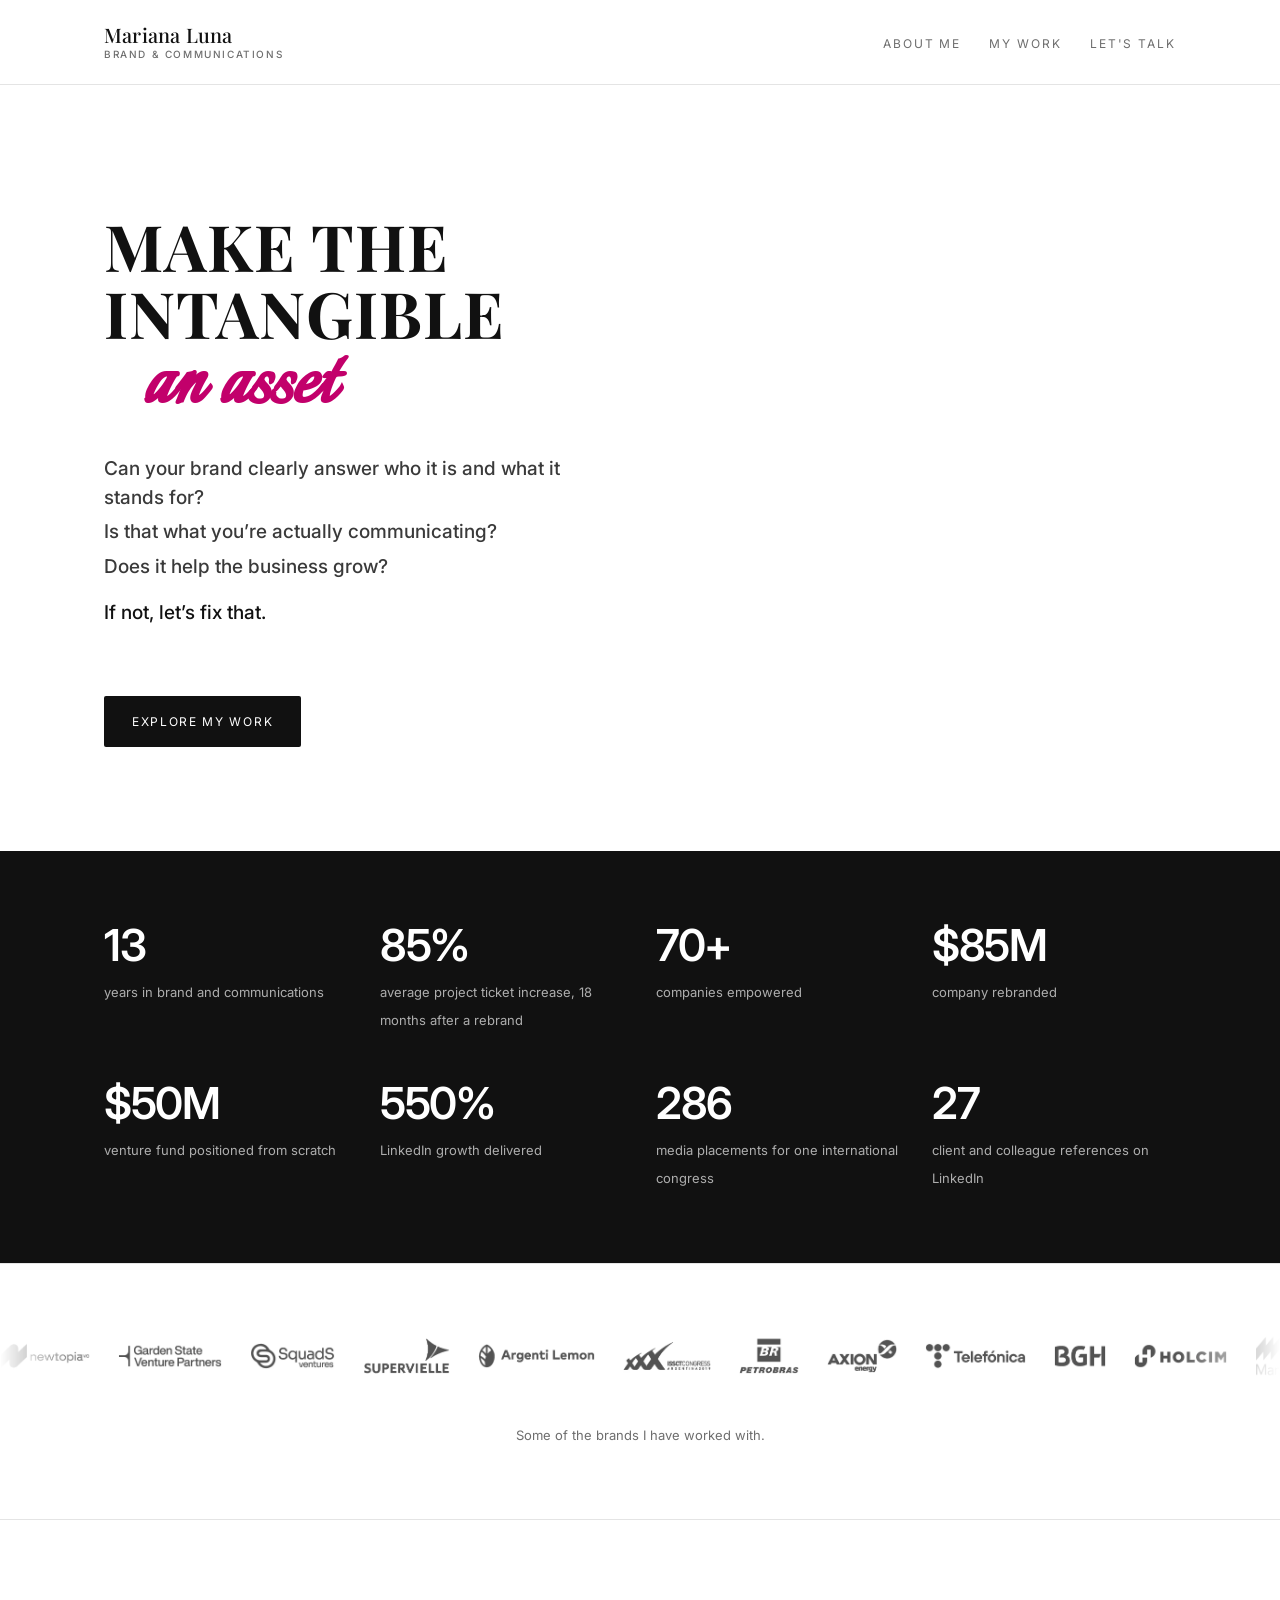
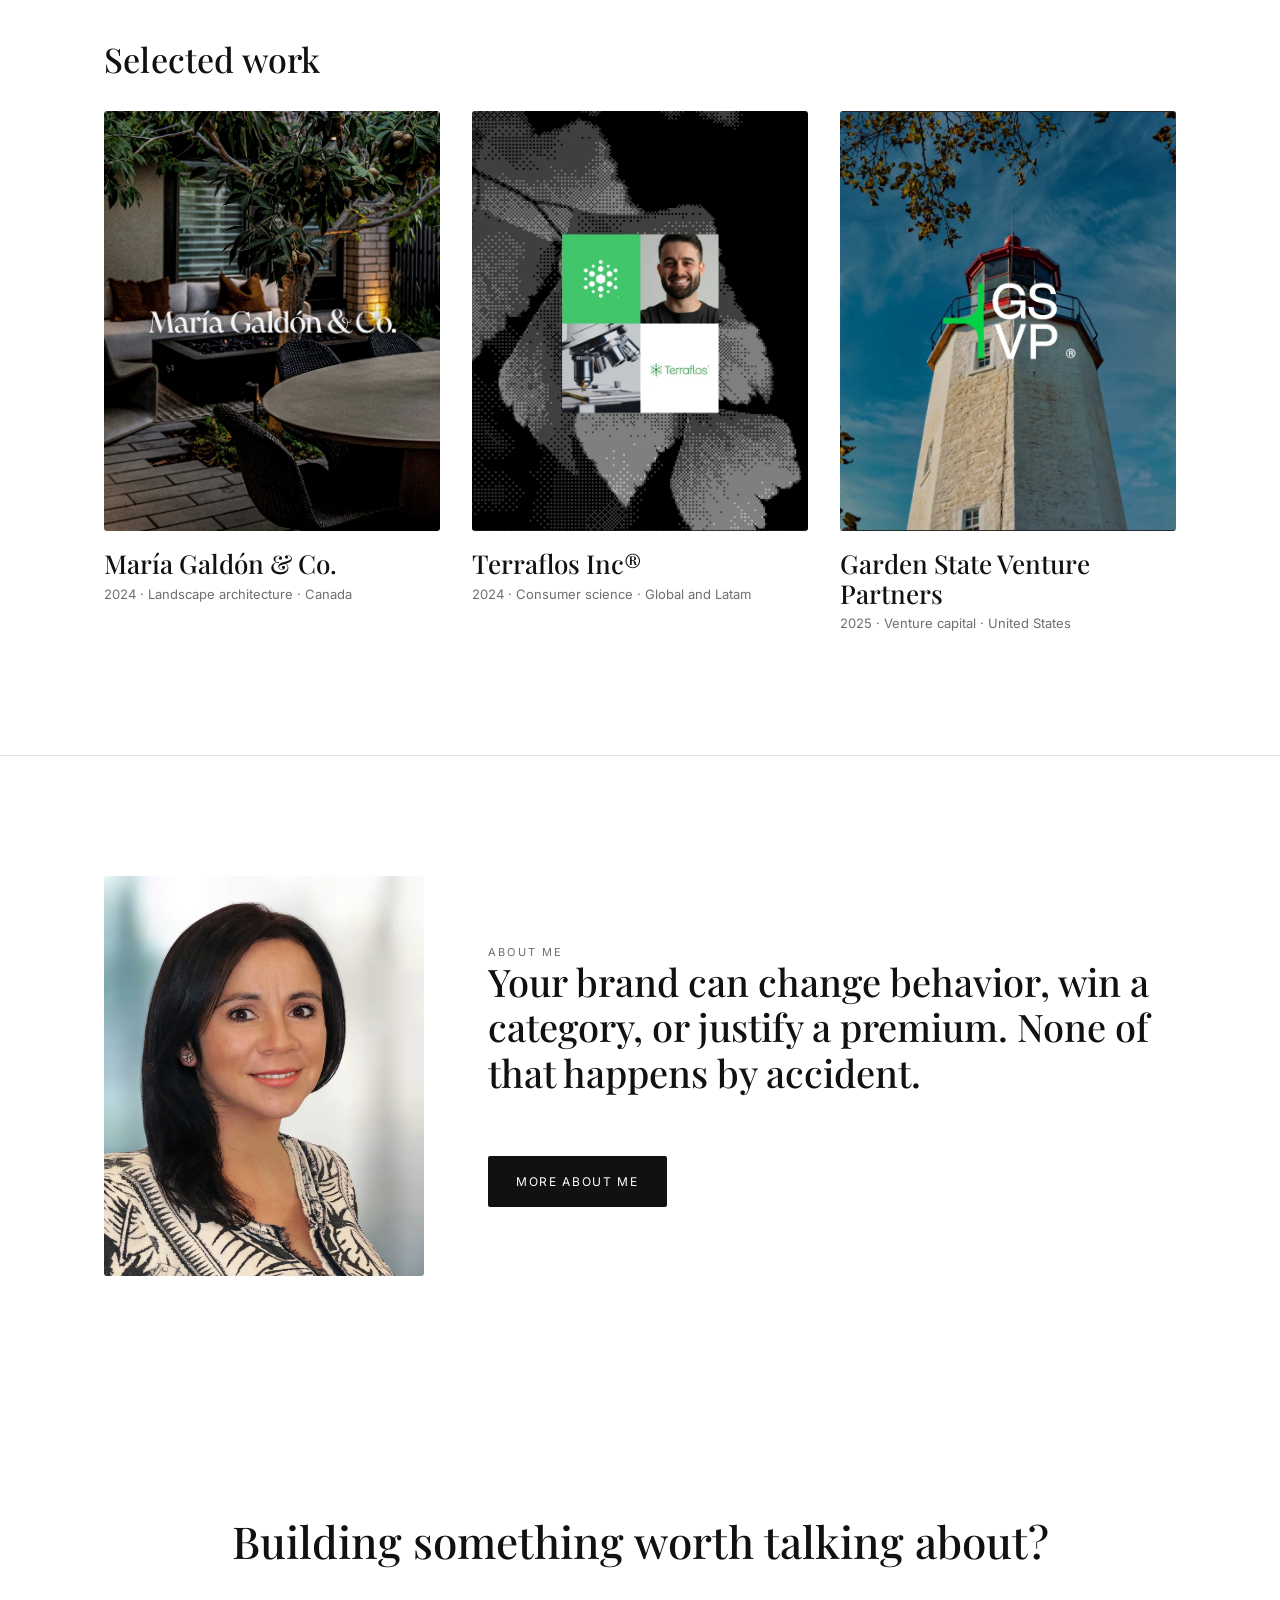
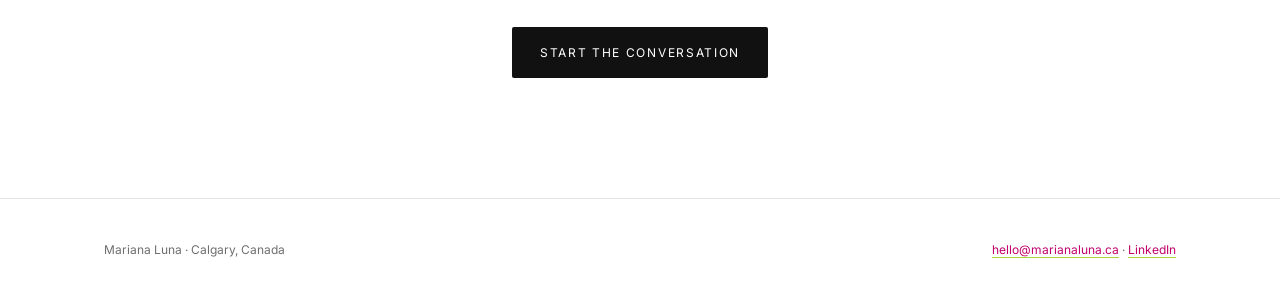
<file: index.html>
<!doctype html>
<html lang="en">
<head>
<meta charset="utf-8">
<meta name="viewport" content="width=device-width,initial-scale=1">
<title>Mariana Luna | Brand Strategy and Communications</title>
<meta name="description" content="Brand strategist and communications leader in Calgary. Thirteen years helping organizations across Latin America and North America find clarity.">
<link rel="canonical" href="https://marianaluna.ca/">
<meta property="og:type" content="website">
<meta property="og:title" content="Mariana Luna | Brand Strategy and Communications">
<meta property="og:description" content="Brand strategist and communications leader in Calgary. Thirteen years helping organizations across Latin America and North America find clarity.">
<meta property="og:url" content="https://marianaluna.ca/">
<meta property="og:image" content="https://marianaluna.ca/img/og-cover.png">
<meta name="twitter:card" content="summary_large_image">
<link rel="icon" href="/img/favicon.png" sizes="32x32">
<link rel="apple-touch-icon" href="/img/apple-touch-icon.png">
<link rel="preconnect" href="https://fonts.googleapis.com">
<link rel="preconnect" href="https://fonts.gstatic.com" crossorigin>
<link href="https://fonts.googleapis.com/css2?family=Playfair+Display:ital,wght@0,400;0,500;0,700;1,400&family=Italianno&family=Inter:wght@400;500;600&display=swap" rel="stylesheet">
<link rel="stylesheet" href="/styles.css">
</head>
<body>
<a class="skip" href="#main">Skip to content</a>
<header class="masthead">
  <div class="wrap">
    <a class="wordmark" href="/"><span class="wordmark-name">Mariana Luna</span><span class="wordmark-desc">Brand &amp; Communications</span></a>
    <nav aria-label="Main">
      <ul class="nav">
        <li><a href="/about">About me</a></li>
        <li><a href="/work">My work</a></li>
        <li><a href="/contact">Let's talk</a></li>
      </ul>
    </nav>
  </div>
</header>
<main id="main">
  <section class="home-hero">
    <div class="wrap">
      <h1 class="home-title">Make the intangible<span class="home-script">an asset</span></h1>
      <ul class="home-questions">
        <li>Can your brand clearly answer who it is and what it stands for?</li>
        <li>Is that what you&rsquo;re actually communicating?</li>
        <li>Does it help the business grow?</li>
        <li>If not, let&rsquo;s fix that.</li>
      </ul>
      <a class="btn" href="/work">Explore my work</a>
    </div>
  </section>

  <section class="numbers">
    <div class="wrap">
      <div class="numbers-grid">
        <p class="num"><b>13</b><span>years in brand and communications</span></p>
        <p class="num"><b>85%</b><span>average project ticket increase, 18 months after a rebrand</span></p>
        <p class="num"><b>70+</b><span>companies empowered</span></p>
        <p class="num"><b>$85M</b><span>company rebranded</span></p>
        <p class="num"><b>$50M</b><span>venture fund positioned from scratch</span></p>
        <p class="num"><b>550%</b><span>LinkedIn growth delivered</span></p>
        <p class="num"><b>286</b><span>media placements for one international congress</span></p>
        <p class="num"><b>27</b><span>client and colleague references on LinkedIn</span></p>
      </div>
    </div>
  </section>

  <section class="brands">
    <div class="marquee" aria-label="Brands I have worked with">
      <div class="marquee-track">
        <img src="/img/logos/newtopia.webp" alt="newtopia" width="193" height="120">
        <img src="/img/logos/gsvp.webp" alt="Garden State Venture Partners" width="222" height="120">
        <img src="/img/logos/squads-ventures.webp" alt="SquadS Ventures" width="182" height="120">
        <img src="/img/logos/supervielle.webp" alt="Supervielle" width="187" height="120">
        <img src="/img/logos/argenti-lemon.webp" alt="Argenti Lemon" width="251" height="120">
        <img src="/img/logos/issct-congress.webp" alt="ISSCT Congress" width="189" height="120">
        <img src="/img/logos/petrobras.webp" alt="Petrobras" width="127" height="120">
        <img src="/img/logos/axion.webp" alt="Axion energy" width="150" height="120">
        <img src="/img/logos/telefonica.webp" alt="Telefónica" width="215" height="120">
        <img src="/img/logos/bgh.webp" alt="BGH" width="113" height="120">
        <img src="/img/logos/holcim.webp" alt="Holcim" width="198" height="120">
        <img src="/img/logos/market-one.webp" alt="Market One" width="153" height="120">
        <img src="/img/logos/terraflos.webp" alt="Terraflos" width="254" height="120">
        <img src="/img/logos/mawi.webp" alt="mawi" width="162" height="120">
        <img src="/img/logos/house-and-flats.webp" alt="House and Flats" width="280" height="120">
        <img src="/img/logos/symmetre.webp" alt="symmetRE" width="235" height="120">
        <img src="/img/logos/adn.webp" alt="adn" width="87" height="120">
        <img src="/img/logos/tara-bisharat.webp" alt="Tara Bisharat" width="278" height="120">
        <img src="/img/logos/castillo.webp" alt="Castillo" width="152" height="120">
        <img src="/img/logos/maria-galdon.webp" alt="María Galdón &amp; Co." width="229" height="120">
        <img src="/img/logos/trickster-theatre.webp" alt="Trickster Theatre" width="172" height="120">
        <img src="/img/logos/vitalis-navitas.webp" alt="Vitalis Navitas" width="280" height="120">
        <img src="/img/logos/glaix.webp" alt="GLAIX" width="200" height="120">
        <img src="/img/logos/forbes-argentina.webp" alt="Forbes Argentina" width="171" height="120">
        <img src="/img/logos/newtopia.webp" alt="" aria-hidden="true" width="193" height="120">
        <img src="/img/logos/gsvp.webp" alt="" aria-hidden="true" width="222" height="120">
        <img src="/img/logos/squads-ventures.webp" alt="" aria-hidden="true" width="182" height="120">
        <img src="/img/logos/supervielle.webp" alt="" aria-hidden="true" width="187" height="120">
        <img src="/img/logos/argenti-lemon.webp" alt="" aria-hidden="true" width="251" height="120">
        <img src="/img/logos/issct-congress.webp" alt="" aria-hidden="true" width="189" height="120">
        <img src="/img/logos/petrobras.webp" alt="" aria-hidden="true" width="127" height="120">
        <img src="/img/logos/axion.webp" alt="" aria-hidden="true" width="150" height="120">
        <img src="/img/logos/telefonica.webp" alt="" aria-hidden="true" width="215" height="120">
        <img src="/img/logos/bgh.webp" alt="" aria-hidden="true" width="113" height="120">
        <img src="/img/logos/holcim.webp" alt="" aria-hidden="true" width="198" height="120">
        <img src="/img/logos/market-one.webp" alt="" aria-hidden="true" width="153" height="120">
        <img src="/img/logos/terraflos.webp" alt="" aria-hidden="true" width="254" height="120">
        <img src="/img/logos/mawi.webp" alt="" aria-hidden="true" width="162" height="120">
        <img src="/img/logos/house-and-flats.webp" alt="" aria-hidden="true" width="280" height="120">
        <img src="/img/logos/symmetre.webp" alt="" aria-hidden="true" width="235" height="120">
        <img src="/img/logos/adn.webp" alt="" aria-hidden="true" width="87" height="120">
        <img src="/img/logos/tara-bisharat.webp" alt="" aria-hidden="true" width="278" height="120">
        <img src="/img/logos/castillo.webp" alt="" aria-hidden="true" width="152" height="120">
        <img src="/img/logos/maria-galdon.webp" alt="" aria-hidden="true" width="229" height="120">
        <img src="/img/logos/trickster-theatre.webp" alt="" aria-hidden="true" width="172" height="120">
        <img src="/img/logos/vitalis-navitas.webp" alt="" aria-hidden="true" width="280" height="120">
        <img src="/img/logos/glaix.webp" alt="" aria-hidden="true" width="200" height="120">
        <img src="/img/logos/forbes-argentina.webp" alt="" aria-hidden="true" width="171" height="120">
      </div>
    </div>
    <div class="wrap">
      <p class="brands-note">Some of the brands I have worked with.</p>
    </div>
  </section>

  <section class="band">
    <div class="wrap">
      <h2 class="section-title">Selected work</h2>
      <div class="featured">
        <a href="/case-maria-galdon">
          <img src="/img/maria-cover.webp" alt="The Mar&iacute;a Gald&oacute;n &amp; Co. wordmark over a lit courtyard at dusk." loading="lazy" width="1200" height="1500">
          <h3>Mar&iacute;a Gald&oacute;n &amp; Co.</h3>
          <p>2024 &middot; Landscape architecture &middot; Canada</p>
        </a>
        <a href="/case-terraflos">
          <img src="/img/terraflos-cover.webp" alt="The Terraflos symbol over a portrait." loading="lazy" width="777" height="972">
          <h3>Terraflos Inc&reg;</h3>
          <p>2024 &middot; Consumer science &middot; Global and Latam</p>
        </a>
        <a href="/case-gsvp">
          <img src="/img/gsvp-cover.webp" alt="The Garden State Venture Partners mark on a New Jersey lighthouse." loading="lazy" width="771" height="964">
          <h3>Garden State Venture Partners</h3>
          <p>2025 &middot; Venture capital &middot; United States</p>
        </a>
      </div>
    </div>
  </section>

  <hr class="divider">

  <section class="band">
    <div class="wrap split">
      <img class="portrait" src="/img/maru.webp" alt="Mariana Luna." width="1200" height="1500" loading="lazy">
      <div>
        <p class="eyebrow">About me</p>
        <p class="one-liner">Your brand can change behavior, win a category, or justify a premium. None of that happens by accident.</p>
        <a class="btn" href="/about">More about me</a>
      </div>
    </div>
  </section>

  <section class="cta-band">
    <div class="wrap">
      <h2 class="cta-title">Building something worth talking about?</h2>
      <a class="btn" href="/contact">Start the conversation</a>
    </div>
  </section>
</main>

<footer class="site-foot">
  <div class="wrap">
    <p>Mariana Luna &middot; Calgary, Canada</p>
    <p><a href="mailto:hello@marianaluna.ca">hello@marianaluna.ca</a> &middot; <a href="https://www.linkedin.com/in/lunamariana/" target="_blank" rel="noopener">LinkedIn</a></p>
  </div>
</footer>
</body>
</html>
</file>
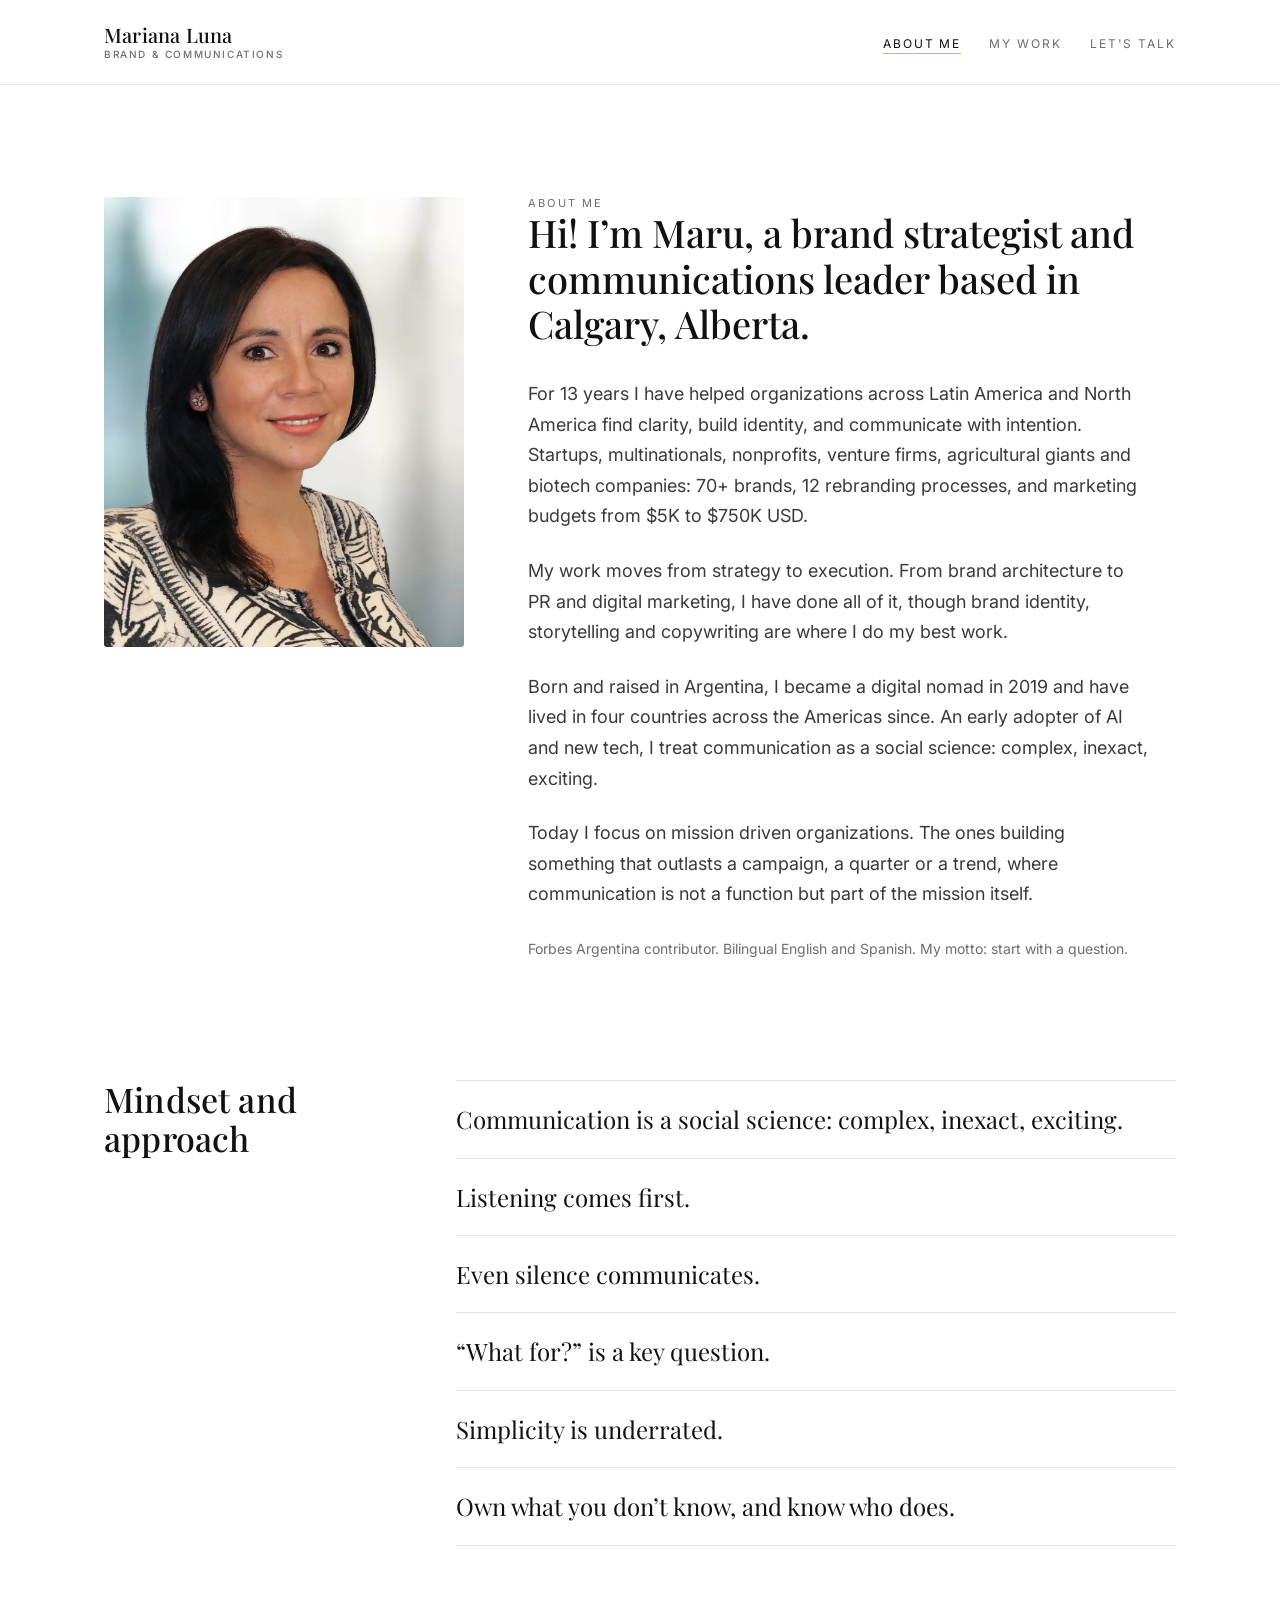
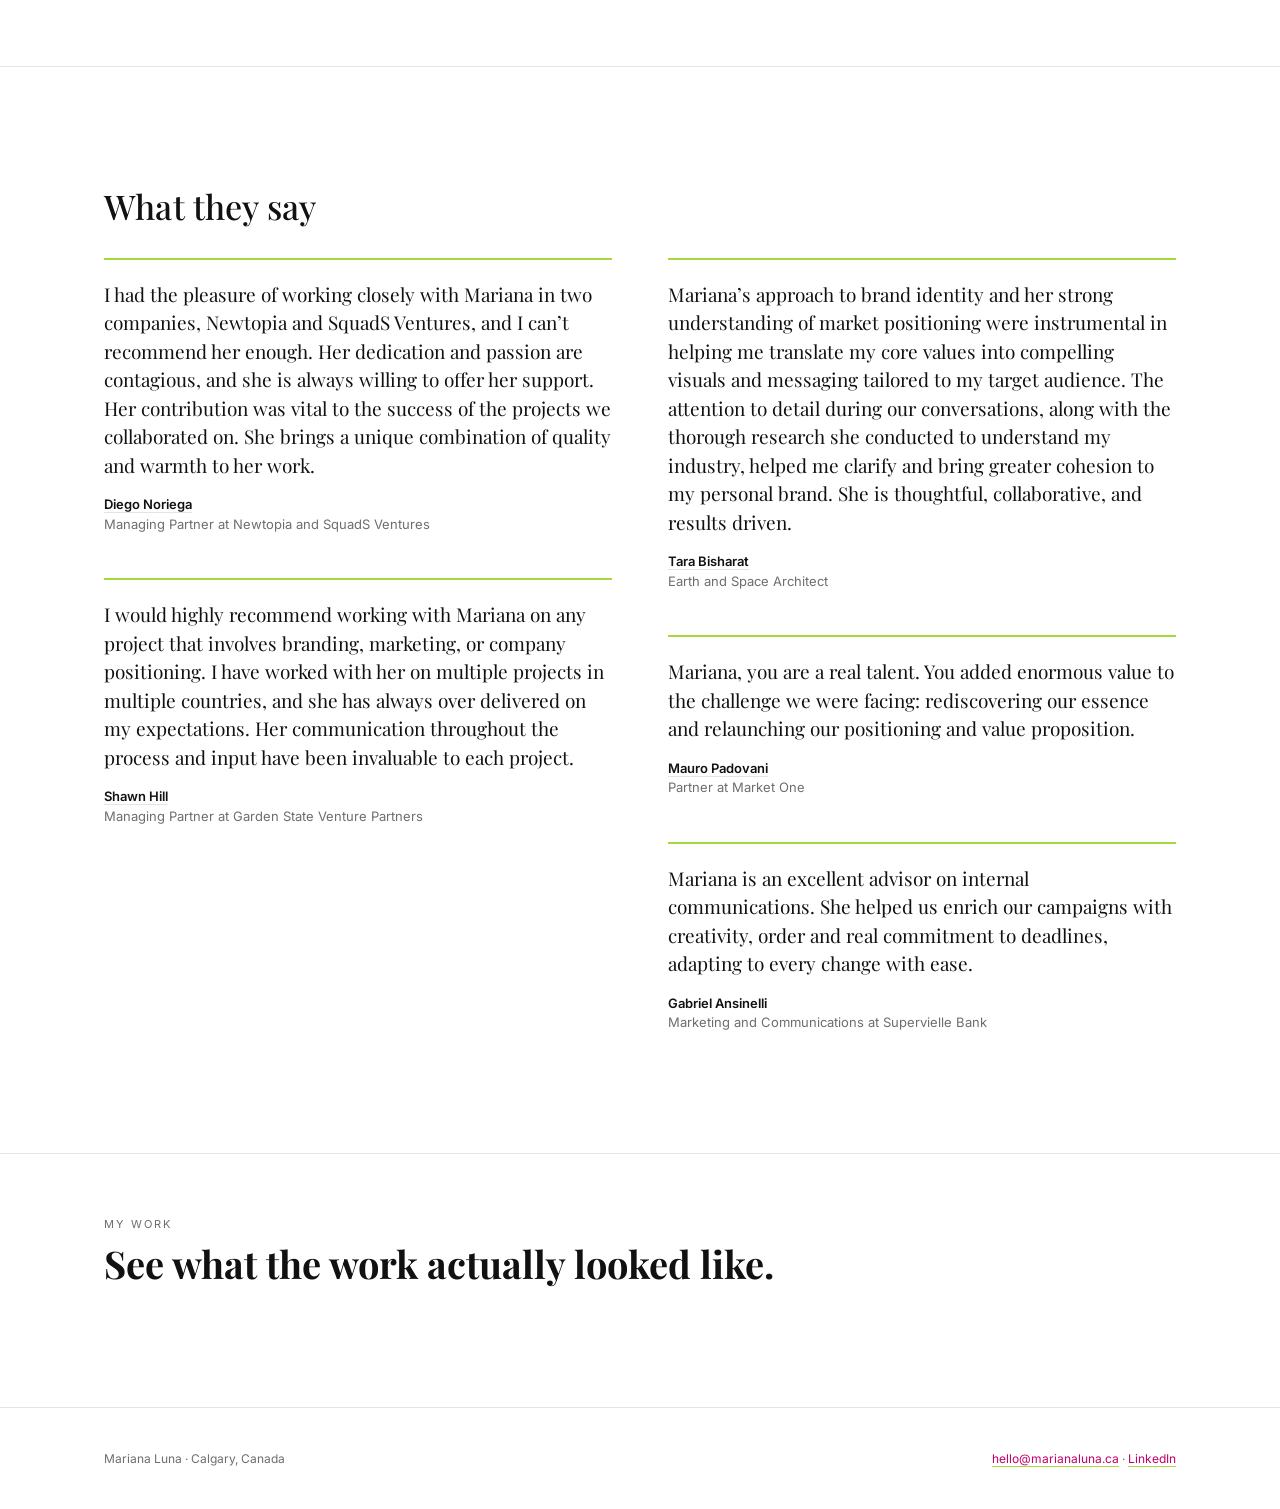
<file: about.html>
<!doctype html>
<html lang="en">
<head>
<meta charset="utf-8">
<meta name="viewport" content="width=device-width,initial-scale=1">
<title>About Maru | Brand Strategist in Calgary, Alberta</title>
<meta name="description" content="Thirteen years, 70+ brands and 12 rebrands across Latin America and North America. Strategy to execution, with a bias for identity and storytelling.">
<link rel="canonical" href="https://marianaluna.ca/about">
<meta property="og:type" content="website">
<meta property="og:title" content="About Maru | Brand Strategist in Calgary, Alberta">
<meta property="og:description" content="Thirteen years, 70+ brands and 12 rebrands across Latin America and North America. Strategy to execution, with a bias for identity and storytelling.">
<meta property="og:url" content="https://marianaluna.ca/about">
<meta property="og:image" content="https://marianaluna.ca/img/og-cover.png">
<meta name="twitter:card" content="summary_large_image">
<link rel="icon" href="/img/favicon.png" sizes="32x32">
<link rel="apple-touch-icon" href="/img/apple-touch-icon.png">
<link rel="preconnect" href="https://fonts.googleapis.com">
<link rel="preconnect" href="https://fonts.gstatic.com" crossorigin>
<link href="https://fonts.googleapis.com/css2?family=Playfair+Display:ital,wght@0,400;0,500;0,700;1,400&family=Italianno&family=Inter:wght@400;500;600&display=swap" rel="stylesheet">
<link rel="stylesheet" href="/styles.css">
</head>
<body>
<a class="skip" href="#main">Skip to content</a>
<header class="masthead">
  <div class="wrap">
    <a class="wordmark" href="/"><span class="wordmark-name">Mariana Luna</span><span class="wordmark-desc">Brand &amp; Communications</span></a>
    <nav aria-label="Main">
      <ul class="nav">
        <li><a href="/about" aria-current="page">About me</a></li>
        <li><a href="/work">My work</a></li>
        <li><a href="/contact">Let's talk</a></li>
      </ul>
    </nav>
  </div>
</header>
<main id="main">
  <section class="about-hero">
    <div class="wrap about-grid">
      <img class="portrait" src="/img/maru.webp" alt="Mariana Luna." width="1200" height="1500">
      <div>
        <p class="eyebrow">About me</p>
        <p class="one-liner">Hi! I&rsquo;m Maru, a brand strategist and communications leader based in Calgary, Alberta.</p>
        <div class="body-copy measure">
          <p>For 13 years I have helped organizations across Latin America and North America find clarity, build identity, and communicate with intention. Startups, multinationals, nonprofits, venture firms, agricultural giants and biotech companies: 70+ brands, 12 rebranding processes, and marketing budgets from $5K to $750K USD.</p>
          <p>My work moves from strategy to execution. From brand architecture to PR and digital marketing, I have done all of it, though brand identity, storytelling and copywriting are where I do my best work.</p>
          <p>Born and raised in Argentina, I became a digital nomad in 2019 and have lived in four countries across the Americas since. An early adopter of AI and new tech, I treat communication as a social science: complex, inexact, exciting.</p>
          <p>Today I focus on mission driven organizations. The ones building something that outlasts a campaign, a quarter or a trend, where communication is not a function but part of the mission itself.</p>
        </div>
        <p class="credentials">Forbes Argentina contributor. Bilingual English and Spanish. My motto: start with a question.</p>
      </div>
    </div>
  </section>

  <section class="band">
    <div class="wrap two-col">
      <h2 class="section-title">Mindset and approach</h2>
      <ul class="mantras">
        <li>Communication is a social science: complex, inexact, exciting.</li>
        <li>Listening comes first.</li>
        <li>Even silence communicates.</li>
        <li>&ldquo;What for?&rdquo; is a key question.</li>
        <li>Simplicity is underrated.</li>
        <li>Own what you don&rsquo;t know, and know who does.</li>
      </ul>
    </div>
  </section>

  <hr class="divider">

  <section class="band">
    <div class="wrap">
      <h2 class="section-title">What they say</h2>
      <div class="tgrid">
        <blockquote class="tcard">
          <p>I had the pleasure of working closely with Mariana in two companies, Newtopia and SquadS Ventures, and I can&rsquo;t recommend her enough. Her dedication and passion are contagious, and she is always willing to offer her support. Her contribution was vital to the success of the projects we collaborated on. She brings a unique combination of quality and warmth to her work.</p>
          <footer><cite><a href="https://www.linkedin.com/in/diegonoriega/" target="_blank" rel="noopener">Diego Noriega</a></cite><span>Managing Partner at Newtopia and SquadS Ventures</span></footer>
        </blockquote>
        <blockquote class="tcard">
          <p>I would highly recommend working with Mariana on any project that involves branding, marketing, or company positioning. I have worked with her on multiple projects in multiple countries, and she has always over delivered on my expectations. Her communication throughout the process and input have been invaluable to each project.</p>
          <footer><cite><a href="https://www.linkedin.com/in/shawnhill21/" target="_blank" rel="noopener">Shawn Hill</a></cite><span>Managing Partner at Garden State Venture Partners</span></footer>
        </blockquote>
        <blockquote class="tcard">
          <p>Mariana&rsquo;s approach to brand identity and her strong understanding of market positioning were instrumental in helping me translate my core values into compelling visuals and messaging tailored to my target audience. The attention to detail during our conversations, along with the thorough research she conducted to understand my industry, helped me clarify and bring greater cohesion to my personal brand. She is thoughtful, collaborative, and results driven.</p>
          <footer><cite><a href="https://www.linkedin.com/in/tarabisharat/" target="_blank" rel="noopener">Tara Bisharat</a></cite><span>Earth and Space Architect</span></footer>
        </blockquote>
        <blockquote class="tcard">
          <p>Mariana, you are a real talent. You added enormous value to the challenge we were facing: rediscovering our essence and relaunching our positioning and value proposition.</p>
          <footer><cite><a href="https://www.linkedin.com/in/mauropadovaniconsulting/en/" target="_blank" rel="noopener">Mauro Padovani</a></cite><span>Partner at Market One</span></footer>
        </blockquote>
        <blockquote class="tcard">
          <p>Mariana is an excellent advisor on internal communications. She helped us enrich our campaigns with creativity, order and real commitment to deadlines, adapting to every change with ease.</p>
          <footer><cite>Gabriel Ansinelli</cite><span>Marketing and Communications at Supervielle Bank</span></footer>
        </blockquote>
      </div>
    </div>
  </section>

  <nav class="next" aria-label="Next">
    <div class="wrap">
      <a href="/work">
        <span class="eyebrow">My work</span>
        <span class="next-title">See what the work actually looked like.</span>
      </a>
    </div>
  </nav>
</main>

<footer class="site-foot">
  <div class="wrap">
    <p>Mariana Luna &middot; Calgary, Canada</p>
    <p><a href="mailto:hello@marianaluna.ca">hello@marianaluna.ca</a> &middot; <a href="https://www.linkedin.com/in/lunamariana/" target="_blank" rel="noopener">LinkedIn</a></p>
  </div>
</footer>
</body>
</html>
</file>
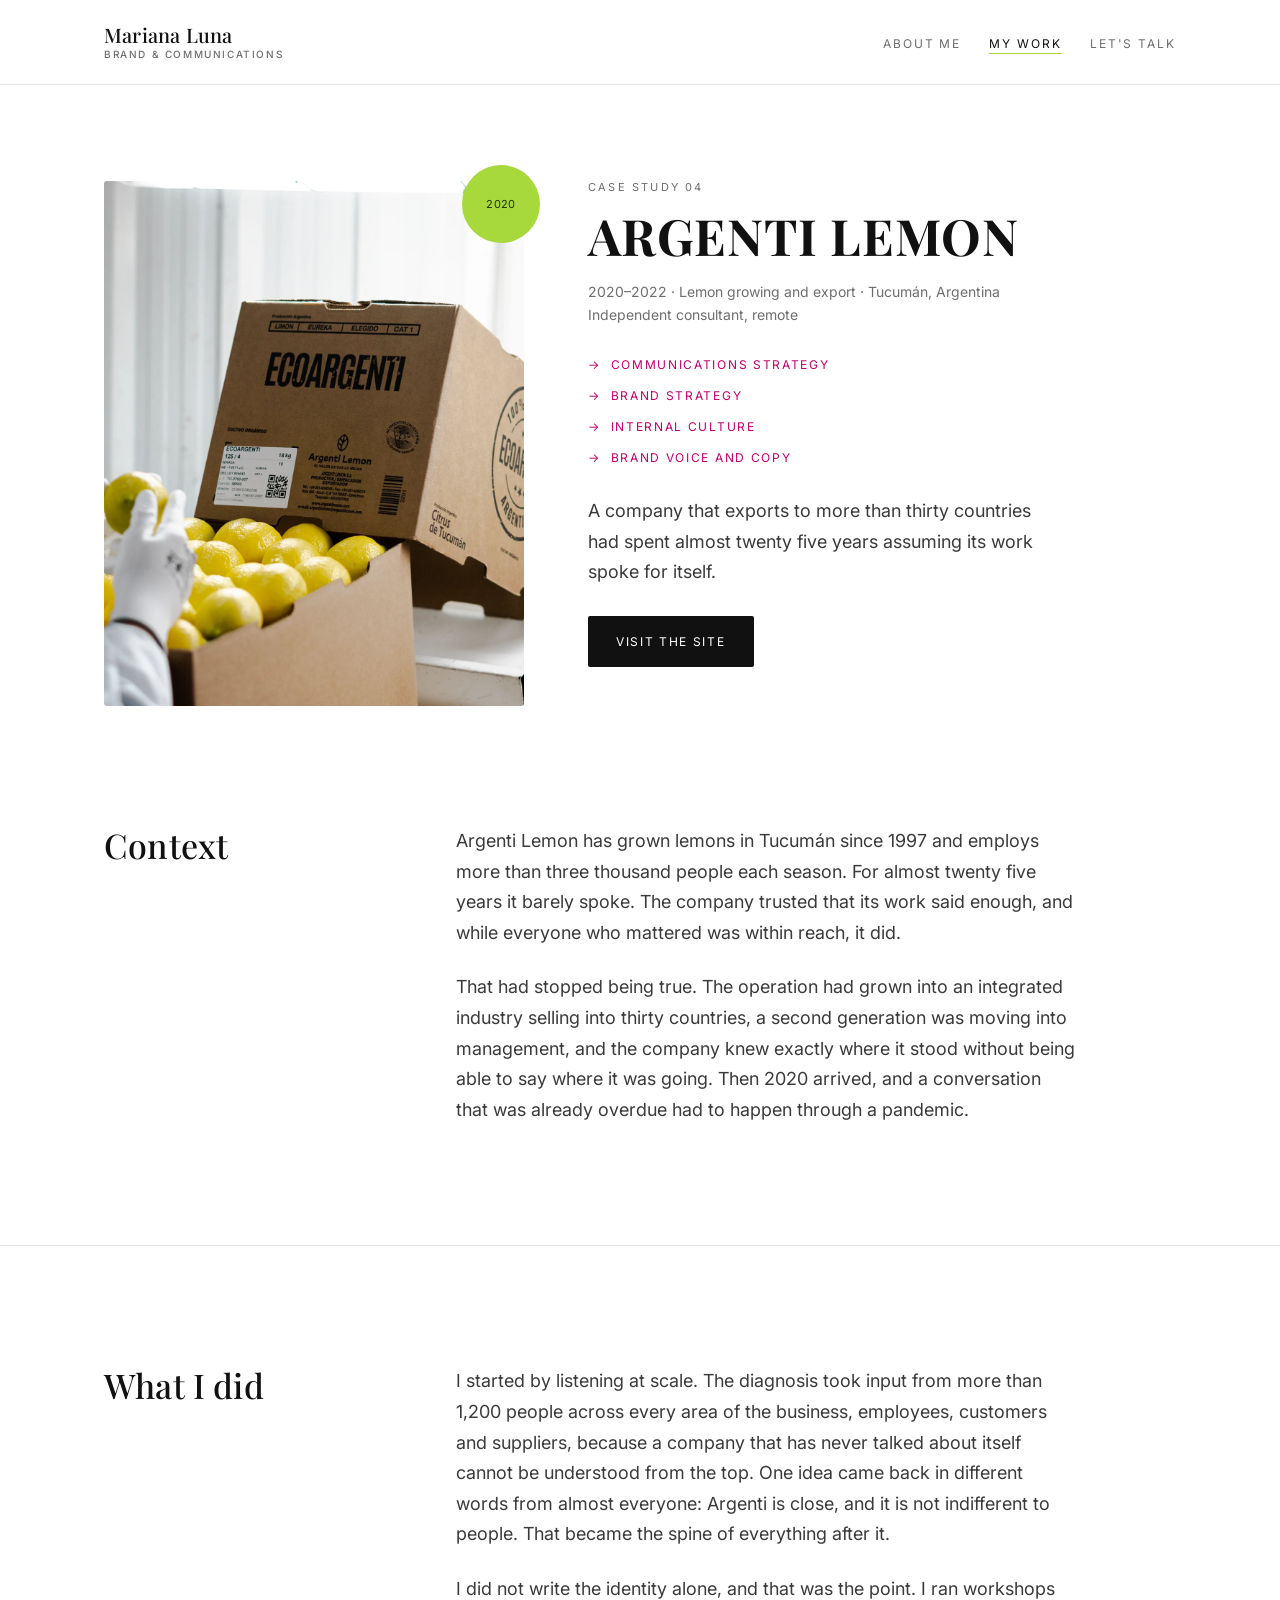
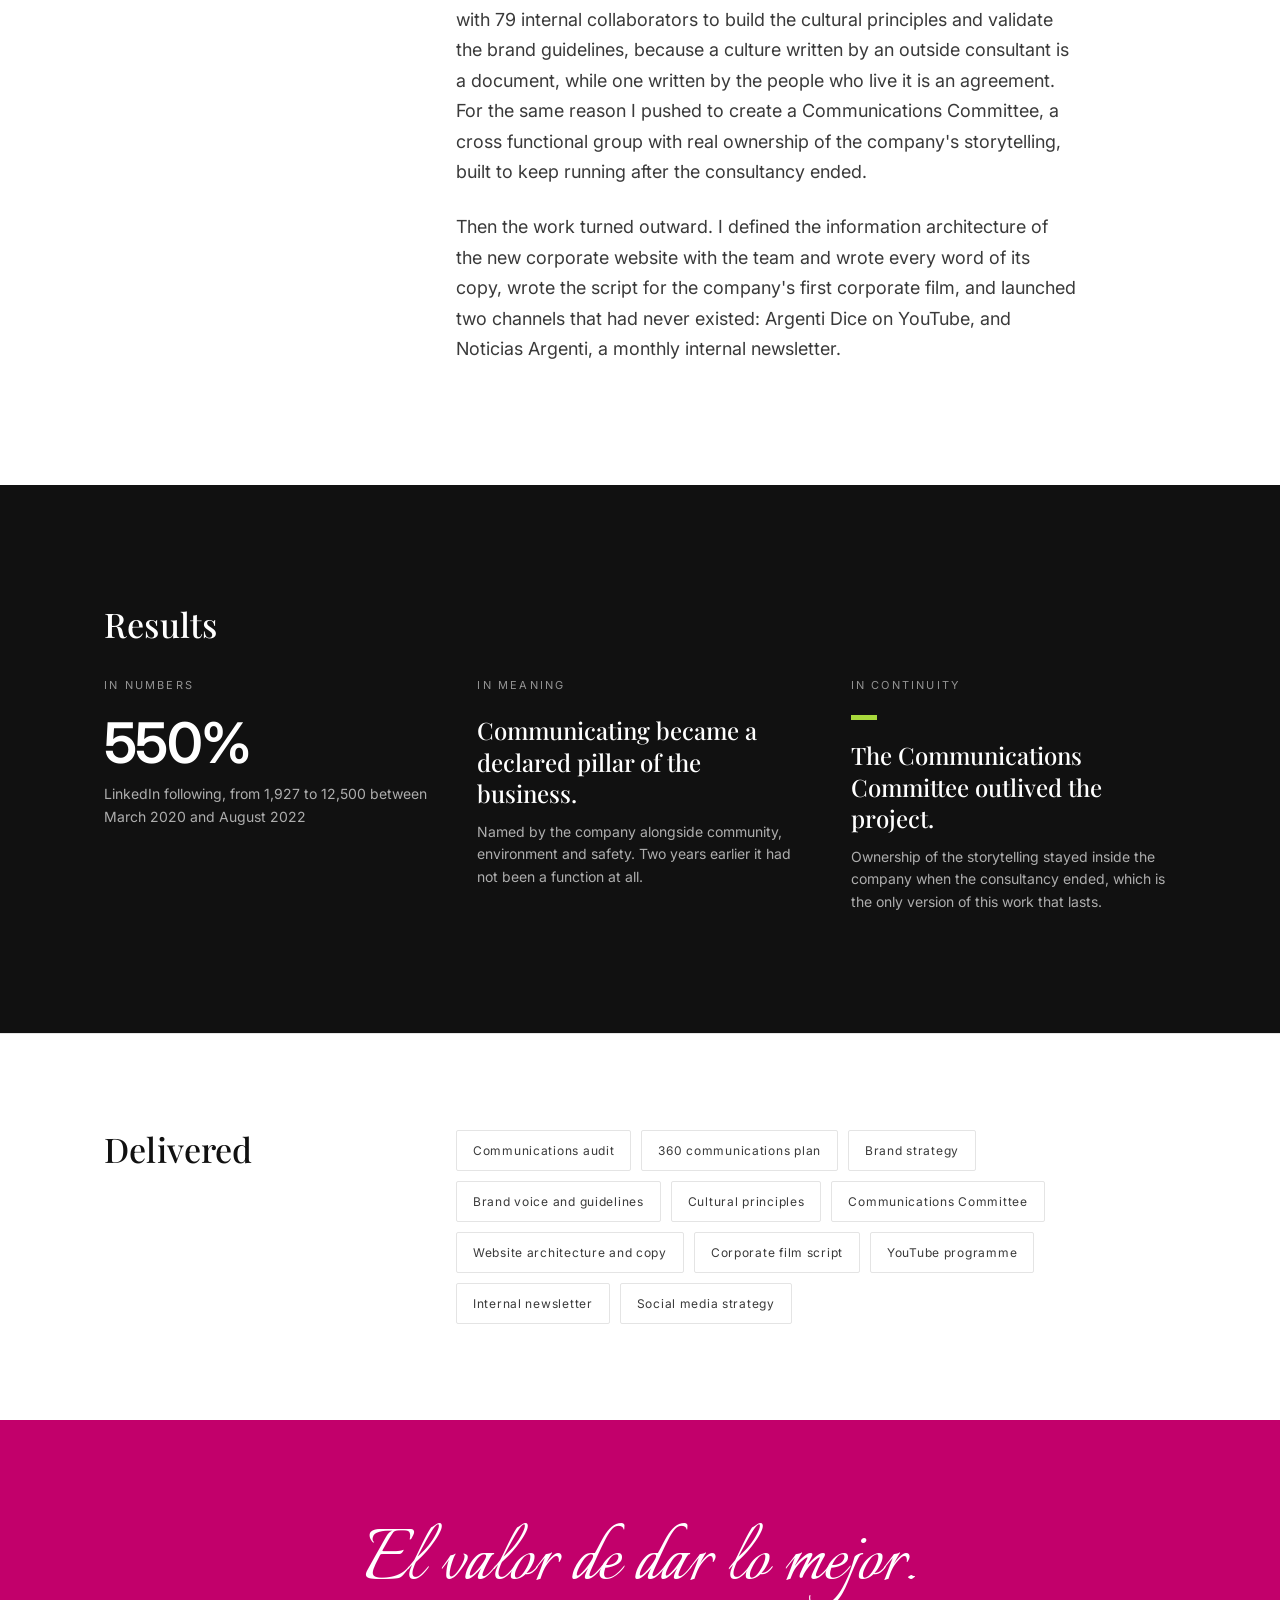
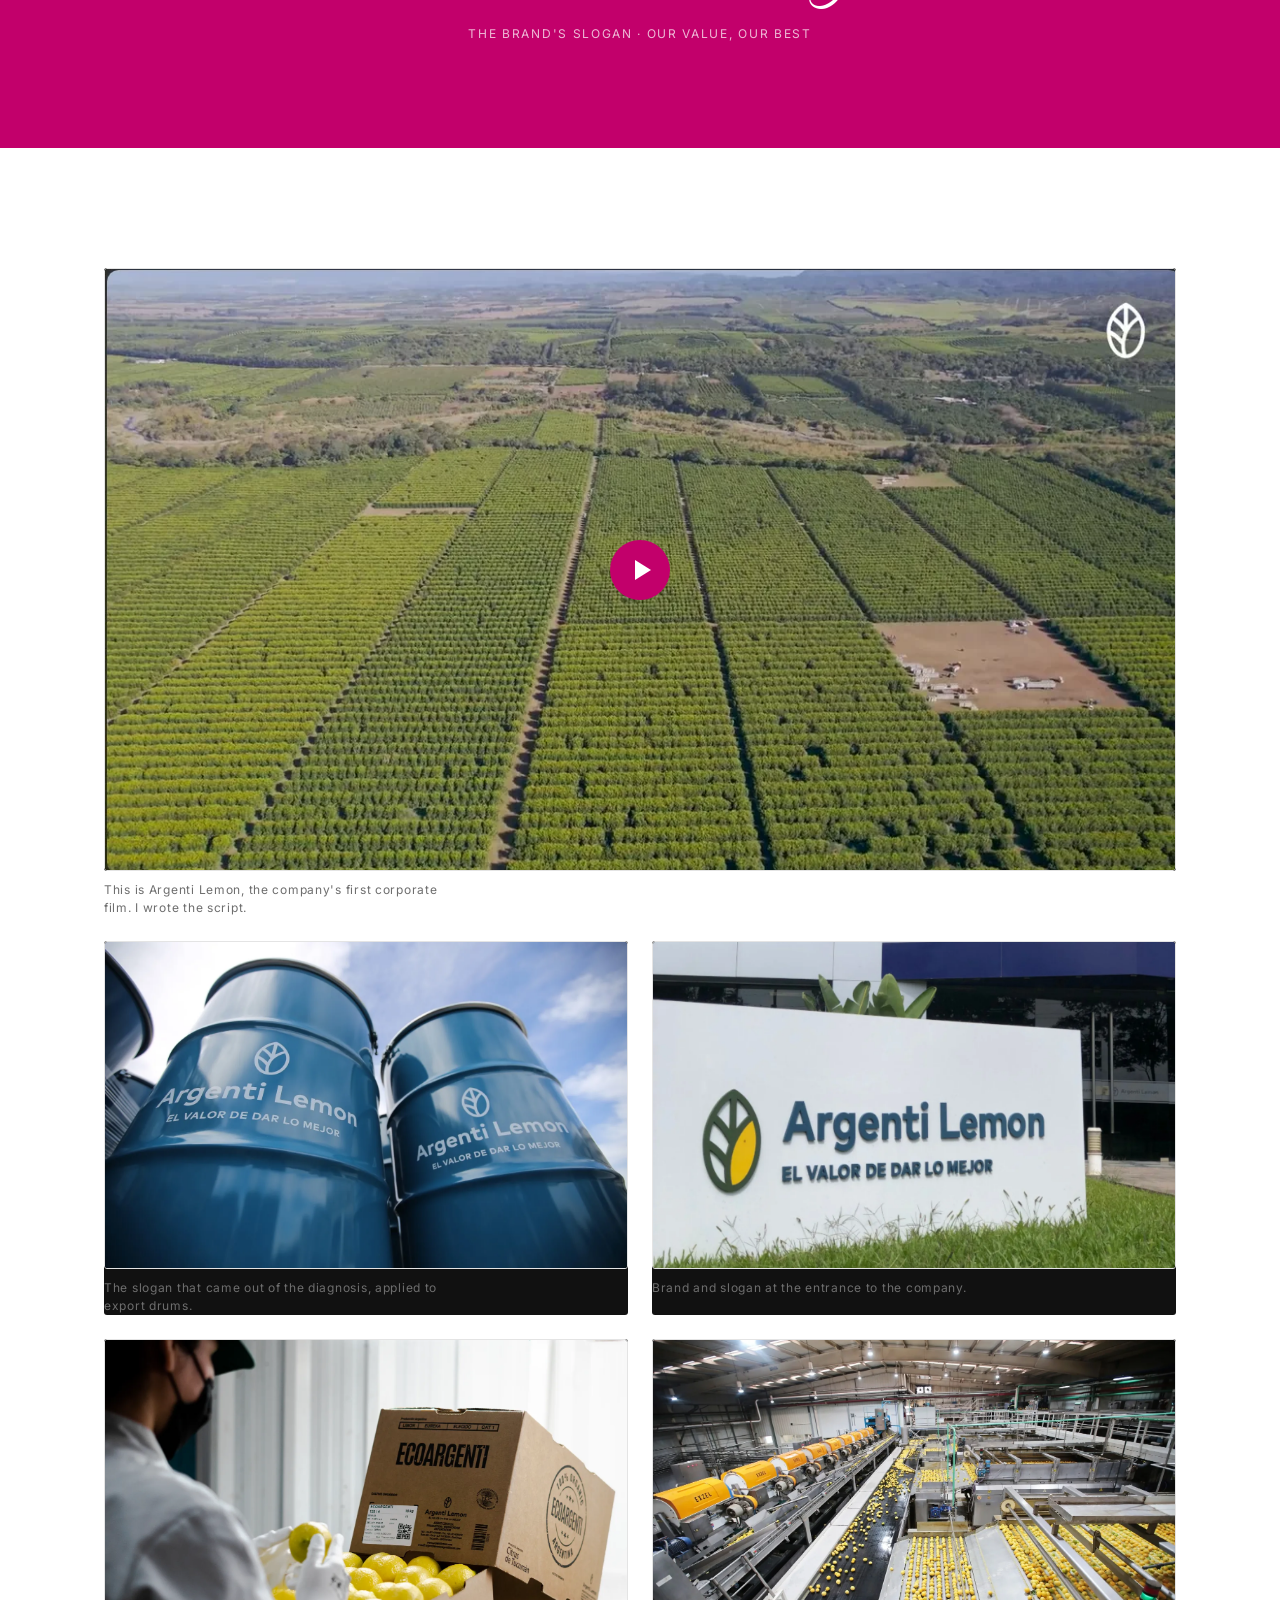
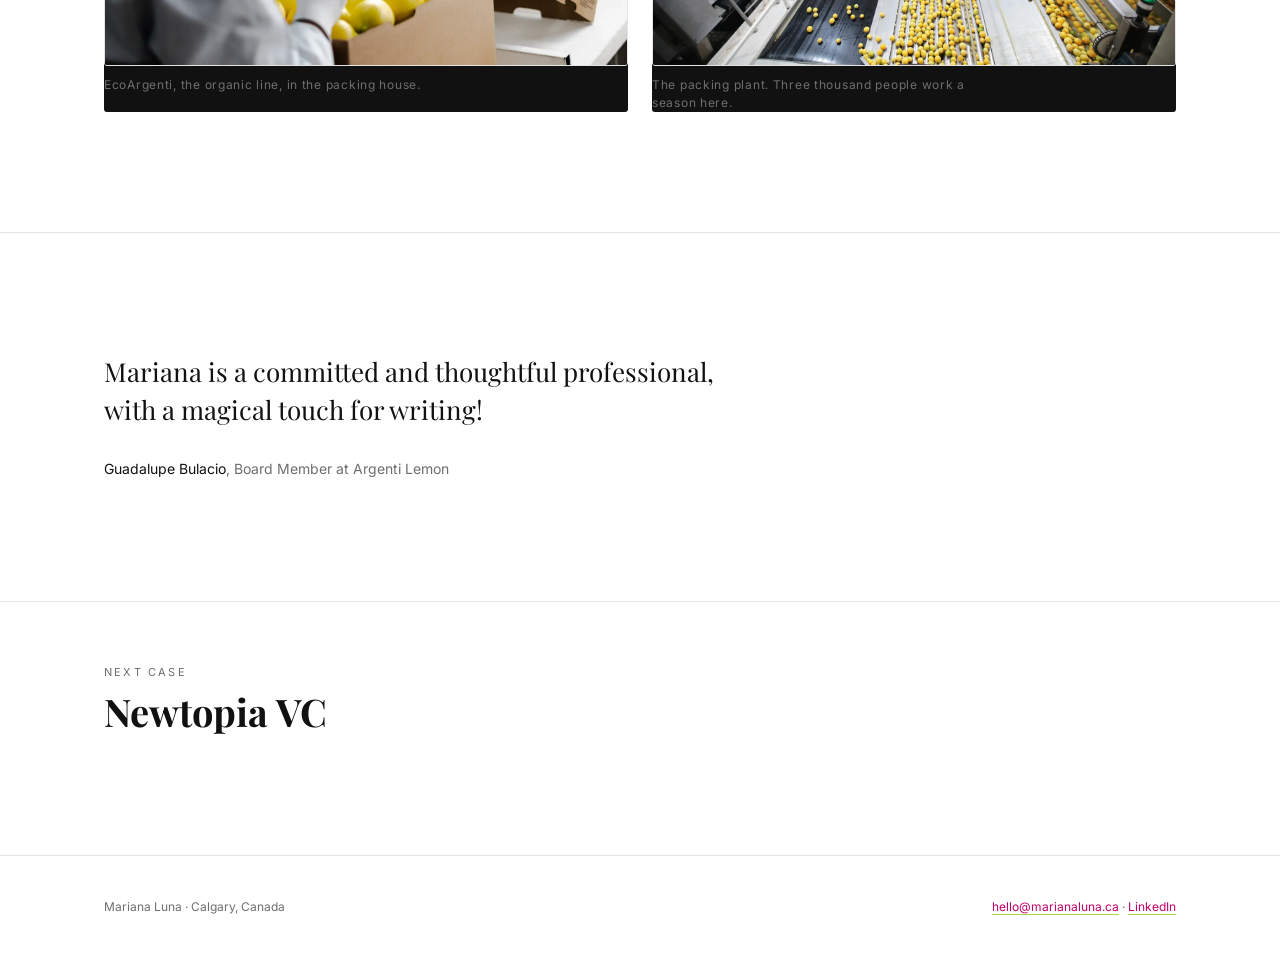
<file: case-argenti-lemon.html>
<!doctype html>
<html lang="en">
<head>
<meta charset="utf-8">
<meta name="viewport" content="width=device-width,initial-scale=1">
<title>Argenti Lemon | Case Study by Mariana Luna</title>
<meta name="description" content="Brand and communications strategy for one of the world's leading lemon producers, built from listening to more than 1,200 people.">
<link rel="canonical" href="https://marianaluna.ca/case-argenti-lemon">
<meta property="og:type" content="website">
<meta property="og:title" content="Argenti Lemon | Case Study by Mariana Luna">
<meta property="og:description" content="Brand and communications strategy for one of the world's leading lemon producers, built from listening to more than 1,200 people.">
<meta property="og:url" content="https://marianaluna.ca/case-argenti-lemon">
<meta property="og:image" content="https://marianaluna.ca/img/og-cover.png">
<meta name="twitter:card" content="summary_large_image">
<link rel="icon" href="/img/favicon.png" sizes="32x32">
<link rel="apple-touch-icon" href="/img/apple-touch-icon.png">
<link rel="preconnect" href="https://fonts.googleapis.com">
<link rel="preconnect" href="https://fonts.gstatic.com" crossorigin>
<link href="https://fonts.googleapis.com/css2?family=Playfair+Display:ital,wght@0,400;0,500;0,700;1,400&family=Italianno&family=Inter:wght@400;500;600&display=swap" rel="stylesheet">
<link rel="stylesheet" href="/styles.css">
</head>
<body>
<a class="skip" href="#main">Skip to content</a>
<header class="masthead">
  <div class="wrap">
    <a class="wordmark" href="/"><span class="wordmark-name">Mariana Luna</span><span class="wordmark-desc">Brand &amp; Communications</span></a>
    <nav aria-label="Main">
      <ul class="nav">
        <li><a href="/about">About me</a></li>
        <li><a href="/work" aria-current="page">My work</a></li>
        <li><a href="/contact">Let's talk</a></li>
      </ul>
    </nav>
  </div>
</header>
<main id="main">

  <!-- HERO -->
  <section class="hero">
    <div class="wrap hero-grid">
      <div class="cover">
        <img src="/img/argenti-lemon-cover.webp" alt="Argenti Lemon trade fair stand, with the brand applied to the canopy and counter.">
        <div class="badge">2020</div>
      </div>
      <div>
        <p class="eyebrow">Case study 04</p>
        <h1 class="case-title">Argenti Lemon</h1>
        <p class="meta">
          2020&ndash;2022 &middot; Lemon growing and export &middot; Tucum&aacute;n, Argentina<br>
          Independent consultant, remote
        </p>
        <ul class="services">
          <li>Communications strategy</li>
          <li>Brand strategy</li>
          <li>Internal culture</li>
          <li>Brand voice and copy</li>
        </ul>
        <p class="lede measure">A company that exports to more than thirty countries had spent almost twenty five years assuming its work spoke for itself.</p>
        <a class="btn" href="https://argentilemon.com/en/" target="_blank" rel="noopener">Visit the site</a>
      </div>
    </div>
  </section>

  <!-- CONTEXT -->
  <section class="band">
    <div class="wrap two-col">
      <h2 class="section-title">Context</h2>
      <div class="body-copy measure">
        <p>Argenti Lemon has grown lemons in Tucum&aacute;n since 1997 and employs more than three thousand people each season. For almost twenty five years it barely spoke. The company trusted that its work said enough, and while everyone who mattered was within reach, it did.</p>
        <p>That had stopped being true. The operation had grown into an integrated industry selling into thirty countries, a second generation was moving into management, and the company knew exactly where it stood without being able to say where it was going. Then 2020 arrived, and a conversation that was already overdue had to happen through a pandemic.</p>
      </div>
    </div>
  </section>

  <hr class="divider">

  <!-- WHAT I DID -->
  <section class="band">
    <div class="wrap two-col">
      <h2 class="section-title">What I did</h2>
      <div class="body-copy measure">
        <p>I started by listening at scale. The diagnosis took input from more than 1,200 people across every area of the business, employees, customers and suppliers, because a company that has never talked about itself cannot be understood from the top. One idea came back in different words from almost everyone: Argenti is close, and it is not indifferent to people. That became the spine of everything after it.</p>
        <p>I did not write the identity alone, and that was the point. I ran workshops with 79 internal collaborators to build the cultural principles and validate the brand guidelines, because a culture written by an outside consultant is a document, while one written by the people who live it is an agreement. For the same reason I pushed to create a Communications Committee, a cross functional group with real ownership of the company's storytelling, built to keep running after the consultancy ended.</p>
        <p>Then the work turned outward. I defined the information architecture of the new corporate website with the team and wrote every word of its copy, wrote the script for the company's first corporate film, and launched two channels that had never existed: Argenti Dice on YouTube, and Noticias Argenti, a monthly internal newsletter.</p>
      </div>
    </div>
  </section>

  <!-- RESULTS -->
  <section class="band band--ink">
    <div class="wrap">
      <h2 class="section-title">Results</h2>
      <div class="results">
        <div>
          <p class="result-label">In numbers</p>
          <p class="figure">550%</p>
          <p class="result-text">LinkedIn following, from 1,927 to 12,500 between March 2020 and August 2022</p>
        </div>
        <div>
          <p class="result-label">In meaning</p>
          <p class="result-statement">Communicating became a declared pillar of the business.</p>
          <p class="result-text">Named by the company alongside community, environment and safety. Two years earlier it had not been a function at all.</p>
        </div>
        <div>
          <p class="result-label">In continuity</p>
          <hr class="tick">
          <p class="result-statement">The Communications Committee outlived the project.</p>
          <p class="result-text">Ownership of the storytelling stayed inside the company when the consultancy ended, which is the only version of this work that lasts.</p>
        </div>
      </div>
    </div>
  </section>

  <hr class="divider">

  <!-- DELIVERED -->
  <section class="band band--tight">
    <div class="wrap two-col">
      <h2 class="section-title">Delivered</h2>
      <ul class="chips">
        <li>Communications audit</li>
        <li>360 communications plan</li>
        <li>Brand strategy</li>
        <li>Brand voice and guidelines</li>
        <li>Cultural principles</li>
        <li>Communications Committee</li>
        <li>Website architecture and copy</li>
        <li>Corporate film script</li>
        <li>YouTube programme</li>
        <li>Internal newsletter</li>
        <li>Social media strategy</li>
      </ul>
    </div>
  </section>

  <!-- SCRIPT MOMENT -->
  <section class="script-band script-band--magenta">
    <div class="wrap">
      <p class="script">El valor de dar lo mejor.</p>
      <p class="script-note">The brand's slogan &middot; Our value, our best</p>
    </div>
  </section>

  <!-- GALLERY -->
  <section class="band">
    <div class="wrap gallery">

      <div class="full">
        <figure class="video">
          <button class="video-frame" type="button"
                  data-video="https://www.youtube.com/embed/e7MhjCYbfF4?start=8&autoplay=1&rel=0"
                  aria-label="Play the film This is Argenti Lemon">
            <img src="/img/argenti-lemon-video.webp" alt="Aerial view of the Argenti Lemon groves in Tucum&aacute;n.">
            <span class="video-play" aria-hidden="true"></span>
          </button>
          <figcaption class="media-cap">This is Argenti Lemon, the company's first corporate film. I wrote the script.</figcaption>
        </figure>
      </div>

      <figure class="media">
        <img src="/img/argenti-lemon-01.webp" alt="Argenti Lemon branded drums with the slogan, photographed against the sky.">
        <figcaption class="media-cap">The slogan that came out of the diagnosis, applied to export drums.</figcaption>
      </figure>

      <figure class="media">
        <img src="/img/argenti-lemon-02.webp" alt="Argenti Lemon sign at the entrance to the company offices.">
        <figcaption class="media-cap">Brand and slogan at the entrance to the company.</figcaption>
      </figure>

      <figure class="media">
        <img src="/img/argenti-lemon-03.webp" alt="A worker packing lemons into an EcoArgenti box.">
        <figcaption class="media-cap">EcoArgenti, the organic line, in the packing house.</figcaption>
      </figure>

      <figure class="media">
        <img src="/img/argenti-lemon-04.webp" alt="Interior of the Argenti Lemon packing plant with lemons on the sorting lines.">
        <figcaption class="media-cap">The packing plant. Three thousand people work a season here.</figcaption>
      </figure>

    </div>
  </section>

  <hr class="divider">

  <!-- TESTIMONIAL -->
  <section class="band">
    <div class="wrap">
      <blockquote class="quote">
        <p>Mariana is a committed and thoughtful professional, with a magical touch for writing!</p>
        <footer><cite>Guadalupe Bulacio</cite>, Board Member at Argenti Lemon</footer>
      </blockquote>
    </div>
  </section>

  <!-- NEXT -->
  <nav class="next" aria-label="Next">
    <div class="wrap">
      <a href="/case-newtopia">
        <span class="eyebrow">Next case</span>
        <span class="next-title">Newtopia VC</span>
      </a>
    </div>
  </nav>

</main>
<footer class="site-foot">
  <div class="wrap">
    <p>Mariana Luna &middot; Calgary, Canada</p>
    <p><a href="mailto:hello@marianaluna.ca">hello@marianaluna.ca</a> &middot; <a href="https://www.linkedin.com/in/lunamariana/" target="_blank" rel="noopener">LinkedIn</a></p>
  </div>
</footer>
</body>
</html>
</file>
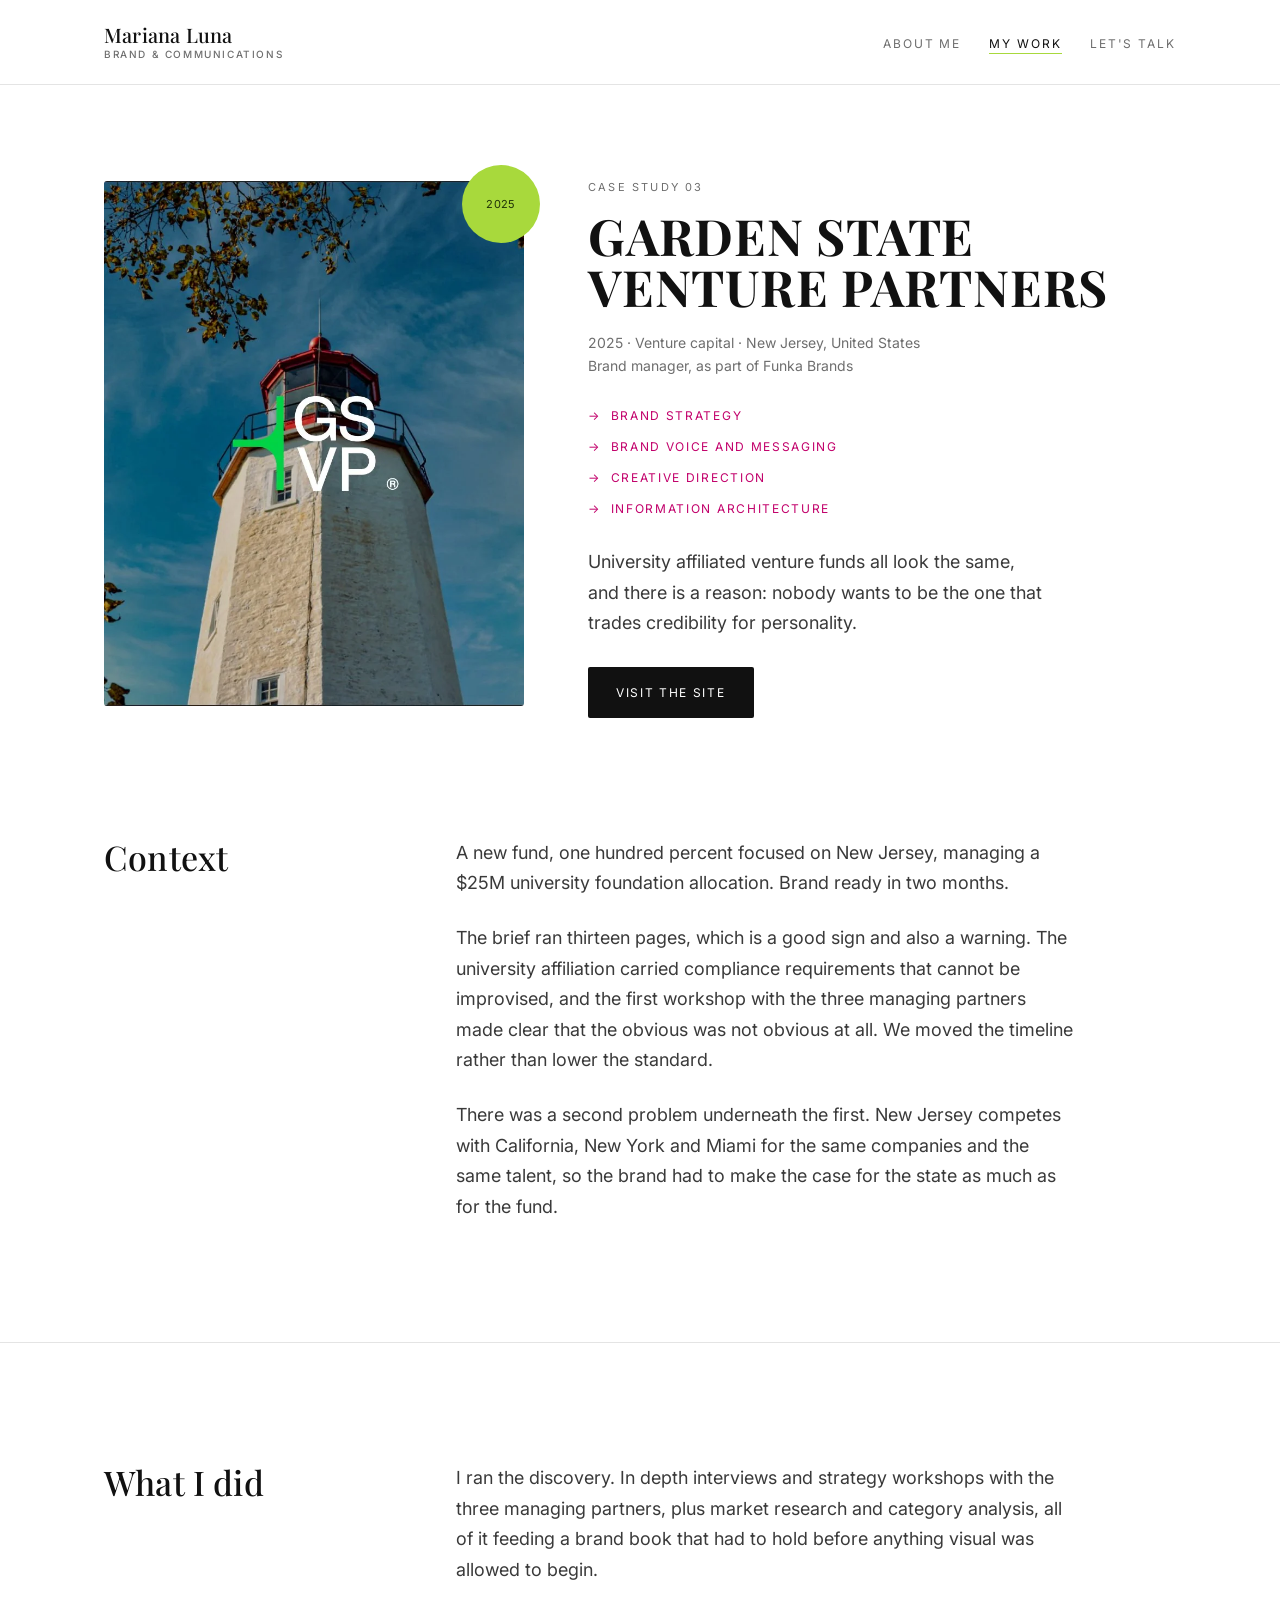
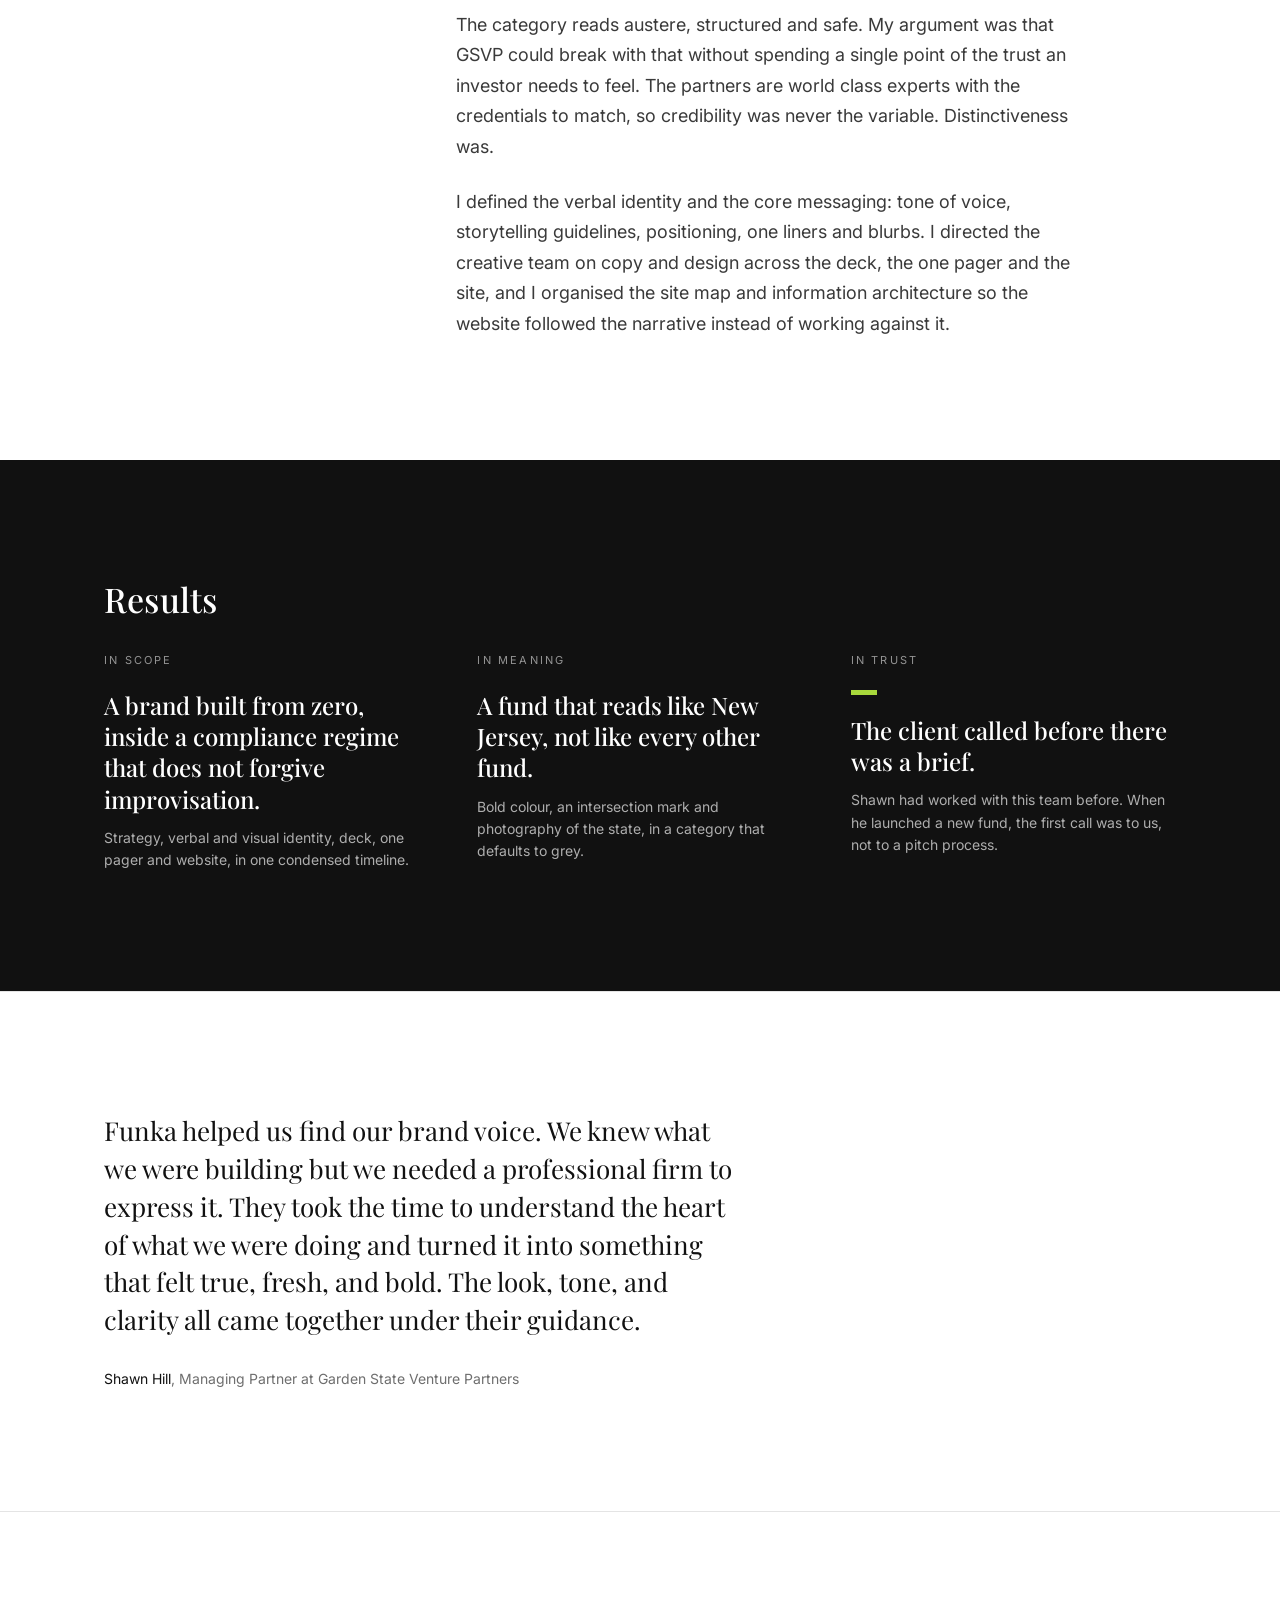
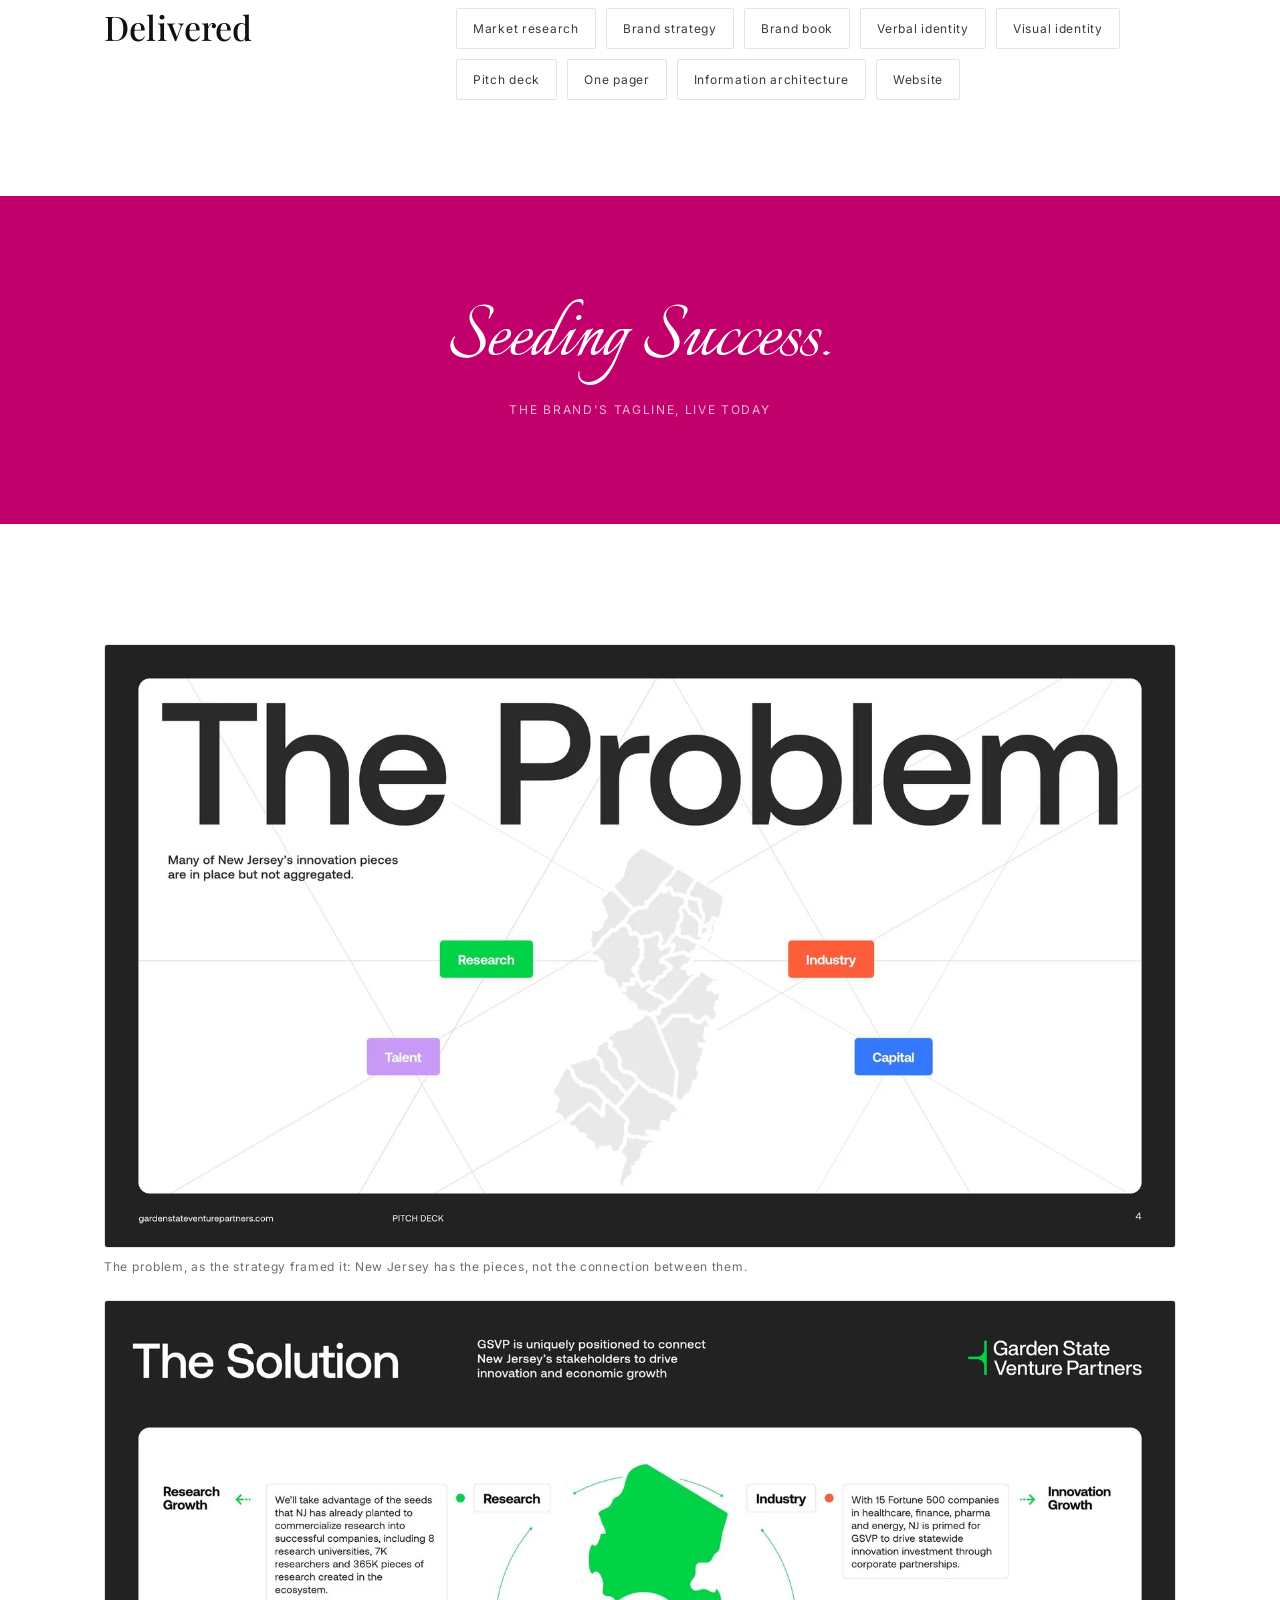
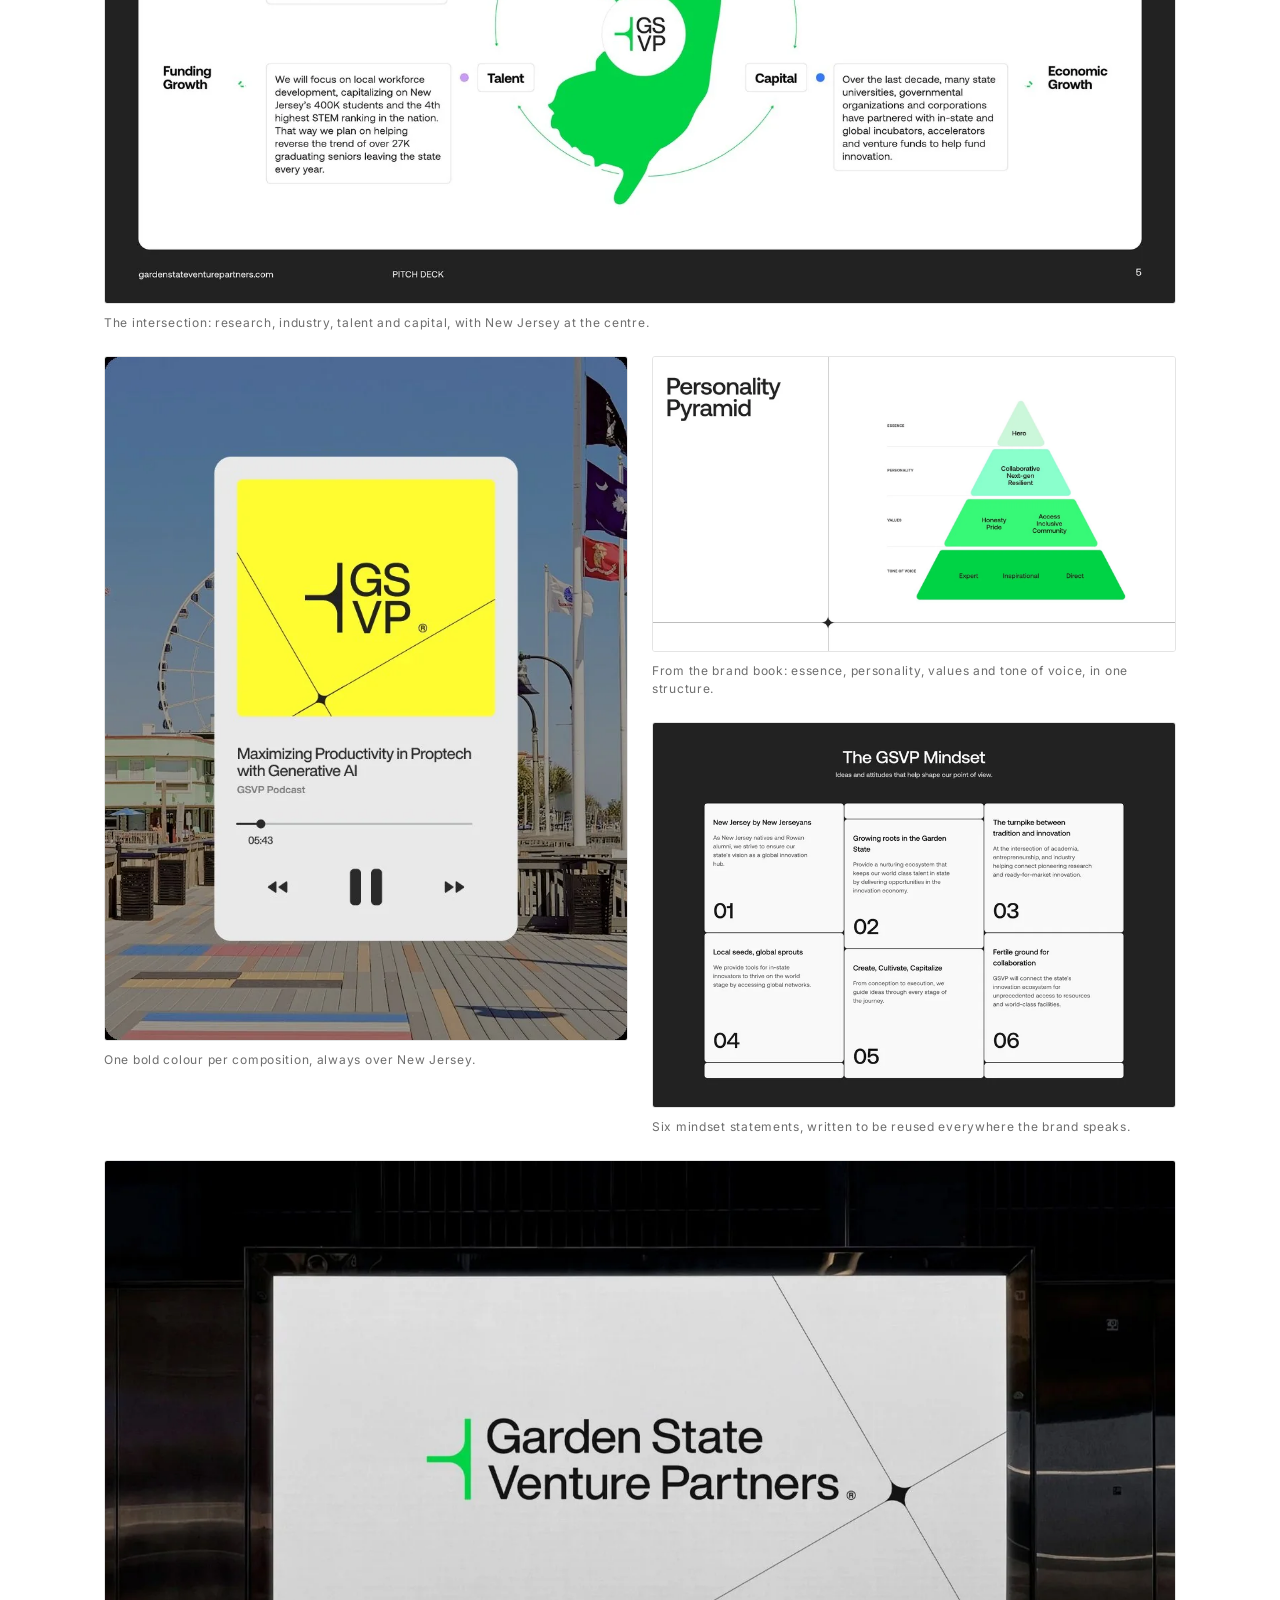
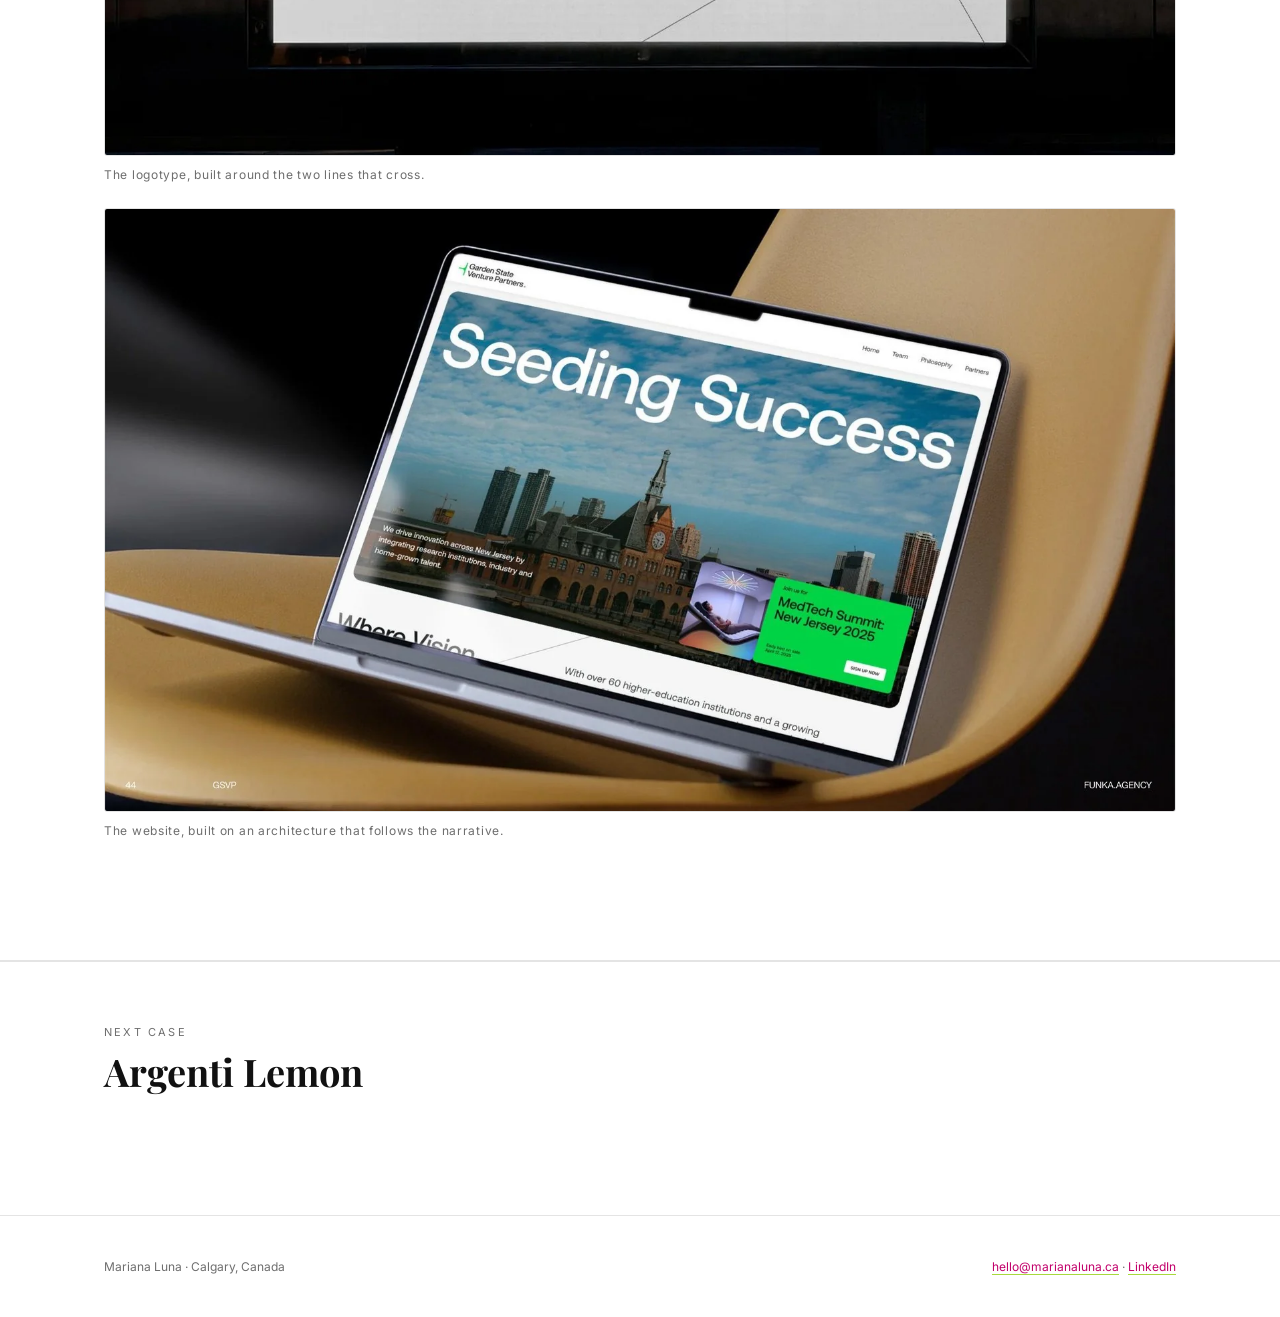
<file: case-gsvp.html>
<!doctype html>
<html lang="en">
<head>
<meta charset="utf-8">
<meta name="viewport" content="width=device-width,initial-scale=1">
<title>Garden State Venture Partners | Case Study by Mariana Luna</title>
<meta name="description" content="Brand strategy, voice and information architecture for a university affiliated venture fund, built from zero in a condensed timeline.">
<link rel="canonical" href="https://marianaluna.ca/case-gsvp">
<meta property="og:type" content="website">
<meta property="og:title" content="Garden State Venture Partners | Case Study by Mariana Luna">
<meta property="og:description" content="Brand strategy, voice and information architecture for a university affiliated venture fund, built from zero in a condensed timeline.">
<meta property="og:url" content="https://marianaluna.ca/case-gsvp">
<meta property="og:image" content="https://marianaluna.ca/img/og-cover.png">
<meta name="twitter:card" content="summary_large_image">
<link rel="icon" href="/img/favicon.png" sizes="32x32">
<link rel="apple-touch-icon" href="/img/apple-touch-icon.png">
<link rel="preconnect" href="https://fonts.googleapis.com">
<link rel="preconnect" href="https://fonts.gstatic.com" crossorigin>
<link href="https://fonts.googleapis.com/css2?family=Playfair+Display:ital,wght@0,400;0,500;0,700;1,400&family=Italianno&family=Inter:wght@400;500;600&display=swap" rel="stylesheet">
<link rel="stylesheet" href="/styles.css">
</head>
<body>
<a class="skip" href="#main">Skip to content</a>
<header class="masthead">
  <div class="wrap">
    <a class="wordmark" href="/"><span class="wordmark-name">Mariana Luna</span><span class="wordmark-desc">Brand &amp; Communications</span></a>
    <nav aria-label="Main">
      <ul class="nav">
        <li><a href="/about">About me</a></li>
        <li><a href="/work" aria-current="page">My work</a></li>
        <li><a href="/contact">Let's talk</a></li>
      </ul>
    </nav>
  </div>
</header>
<main id="main">

  <!-- HERO -->
  <section class="hero">
    <div class="wrap hero-grid">
      <div class="cover">
        <img src="/img/gsvp-cover.webp" alt="GSVP logotype over the New Jersey waterfront">
        <div class="badge">2025</div>
      </div>
      <div>
        <p class="eyebrow">Case study 03</p>
        <h1 class="case-title">Garden State Venture Partners</h1>
        <p class="meta">
          2025 · Venture capital · New Jersey, United States<br>
          Brand manager, as part of Funka Brands
        </p>
        <ul class="services">
          <li>Brand strategy</li>
          <li>Brand voice and messaging</li>
          <li>Creative direction</li>
          <li>Information architecture</li>
        </ul>
        <p class="lede measure">University affiliated venture funds all look the same, and there is a reason: nobody wants to be the one that trades credibility for personality.</p>
        <a class="btn" href="https://gardenstateventurepartners.com/" target="_blank" rel="noopener">Visit the site</a>
      </div>
    </div>
  </section>

  <!-- CONTEXT -->
  <section class="band">
    <div class="wrap two-col">
      <h2 class="section-title">Context</h2>
      <div class="body-copy measure">
        <p>A new fund, one hundred percent focused on New Jersey, managing a $25M university foundation allocation. Brand ready in two months.</p>
        <p>The brief ran thirteen pages, which is a good sign and also a warning. The university affiliation carried compliance requirements that cannot be improvised, and the first workshop with the three managing partners made clear that the obvious was not obvious at all. We moved the timeline rather than lower the standard.</p>
        <p>There was a second problem underneath the first. New Jersey competes with California, New York and Miami for the same companies and the same talent, so the brand had to make the case for the state as much as for the fund.</p>
      </div>
    </div>
  </section>

  <hr class="divider">

  <!-- WHAT I DID -->
  <section class="band">
    <div class="wrap two-col">
      <h2 class="section-title">What I did</h2>
      <div class="body-copy measure">
        <p>I ran the discovery. In depth interviews and strategy workshops with the three managing partners, plus market research and category analysis, all of it feeding a brand book that had to hold before anything visual was allowed to begin.</p>
        <p>The category reads austere, structured and safe. My argument was that GSVP could break with that without spending a single point of the trust an investor needs to feel. The partners are world class experts with the credentials to match, so credibility was never the variable. Distinctiveness was.</p>
        <p>I defined the verbal identity and the core messaging: tone of voice, storytelling guidelines, positioning, one liners and blurbs. I directed the creative team on copy and design across the deck, the one pager and the site, and I organised the site map and information architecture so the website followed the narrative instead of working against it.</p>
      </div>
    </div>
  </section>

  <!-- RESULTS -->
  <section class="band band--ink">
    <div class="wrap">
      <h2 class="section-title">Results</h2>
      <div class="results">
        <div>
          <p class="result-label">In scope</p>
          <p class="result-statement">A brand built from zero, inside a compliance regime that does not forgive improvisation.</p>
          <p class="result-text">Strategy, verbal and visual identity, deck, one pager and website, in one condensed timeline.</p>
        </div>
        <div>
          <p class="result-label">In meaning</p>
          <p class="result-statement">A fund that reads like New Jersey, not like every other fund.</p>
          <p class="result-text">Bold colour, an intersection mark and photography of the state, in a category that defaults to grey.</p>
        </div>
        <div>
          <p class="result-label">In trust</p>
          <hr class="tick">
          <p class="result-statement">The client called before there was a brief.</p>
          <p class="result-text">Shawn had worked with this team before. When he launched a new fund, the first call was to us, not to a pitch process.</p>
        </div>
      </div>
    </div>
  </section>

  <hr class="divider">

  <!-- TESTIMONIAL -->
  <section class="band">
    <div class="wrap">
      <blockquote class="quote">
        <p>Funka helped us find our brand voice. We knew what we were building but we needed a professional firm to express it. They took the time to understand the heart of what we were doing and turned it into something that felt true, fresh, and bold. The look, tone, and clarity all came together under their guidance.</p>
        <footer><cite>Shawn Hill</cite>, Managing Partner at Garden State Venture Partners</footer>
      </blockquote>
    </div>
  </section>

  <hr class="divider">

  <!-- DELIVERED -->
  <section class="band band--tight">
    <div class="wrap two-col">
      <h2 class="section-title">Delivered</h2>
      <ul class="chips">
        <li>Market research</li>
        <li>Brand strategy</li>
        <li>Brand book</li>
        <li>Verbal identity</li>
        <li>Visual identity</li>
        <li>Pitch deck</li>
        <li>One pager</li>
        <li>Information architecture</li>
        <li>Website</li>
      </ul>
    </div>
  </section>

  <!-- SCRIPT MOMENT -->
  <section class="script-band script-band--magenta">
    <div class="wrap">
      <p class="script">Seeding Success.</p>
      <p class="script-note">The brand's tagline, live today</p>
    </div>
  </section>

  <!-- GALLERY -->
  <section class="band">
    <div class="wrap gallery">
      <figure class="full">
        <img src="/img/gsvp-problem.webp" alt="Deck slide titled The Problem, mapping New Jersey's innovation assets">
        <figcaption>The problem, as the strategy framed it: New Jersey has the pieces, not the connection between them.</figcaption>
      </figure>
      <figure class="full">
        <img src="/img/gsvp-solution.webp" alt="Deck slide titled The Solution, showing GSVP at the intersection of four stakeholders">
        <figcaption>The intersection: research, industry, talent and capital, with New Jersey at the centre.</figcaption>
      </figure>
      <figure>
        <img src="/img/gsvp-podcast.webp" alt="The GSVP podcast, shown on the New Jersey boardwalk">
        <figcaption>One bold colour per composition, always over New Jersey.</figcaption>
      </figure>
      <div class="stack">
        <figure>
          <img src="/img/gsvp-pyramid.webp" alt="Brand book page showing the personality pyramid">
          <figcaption>From the brand book: essence, personality, values and tone of voice, in one structure.</figcaption>
        </figure>
        <figure>
          <img src="/img/gsvp-mindset.webp" alt="The mindset section of the GSVP website">
          <figcaption>Six mindset statements, written to be reused everywhere the brand speaks.</figcaption>
        </figure>
      </div>
      <figure class="full">
        <img src="/img/gsvp-logotype.webp" alt="The GSVP logotype on a screen, with the intersection mark">
        <figcaption>The logotype, built around the two lines that cross.</figcaption>
      </figure>
      <figure class="full">
        <img src="/img/gsvp-website.webp" alt="The GSVP website shown on a laptop">
        <figcaption>The website, built on an architecture that follows the narrative.</figcaption>
      </figure>
    </div>
  </section>

  <hr class="divider">

  <!-- NEXT -->
  <nav class="next" aria-label="Next">
    <div class="wrap">
      <a href="/case-argenti-lemon">
        <span class="eyebrow">Next case</span>
        <span class="next-title">Argenti Lemon</span>
      </a>
    </div>
  </nav>

</main>
<footer class="site-foot">
  <div class="wrap">
    <p>Mariana Luna &middot; Calgary, Canada</p>
    <p><a href="mailto:hello@marianaluna.ca">hello@marianaluna.ca</a> &middot; <a href="https://www.linkedin.com/in/lunamariana/" target="_blank" rel="noopener">LinkedIn</a></p>
  </div>
</footer>
</body>
</html>
</file>
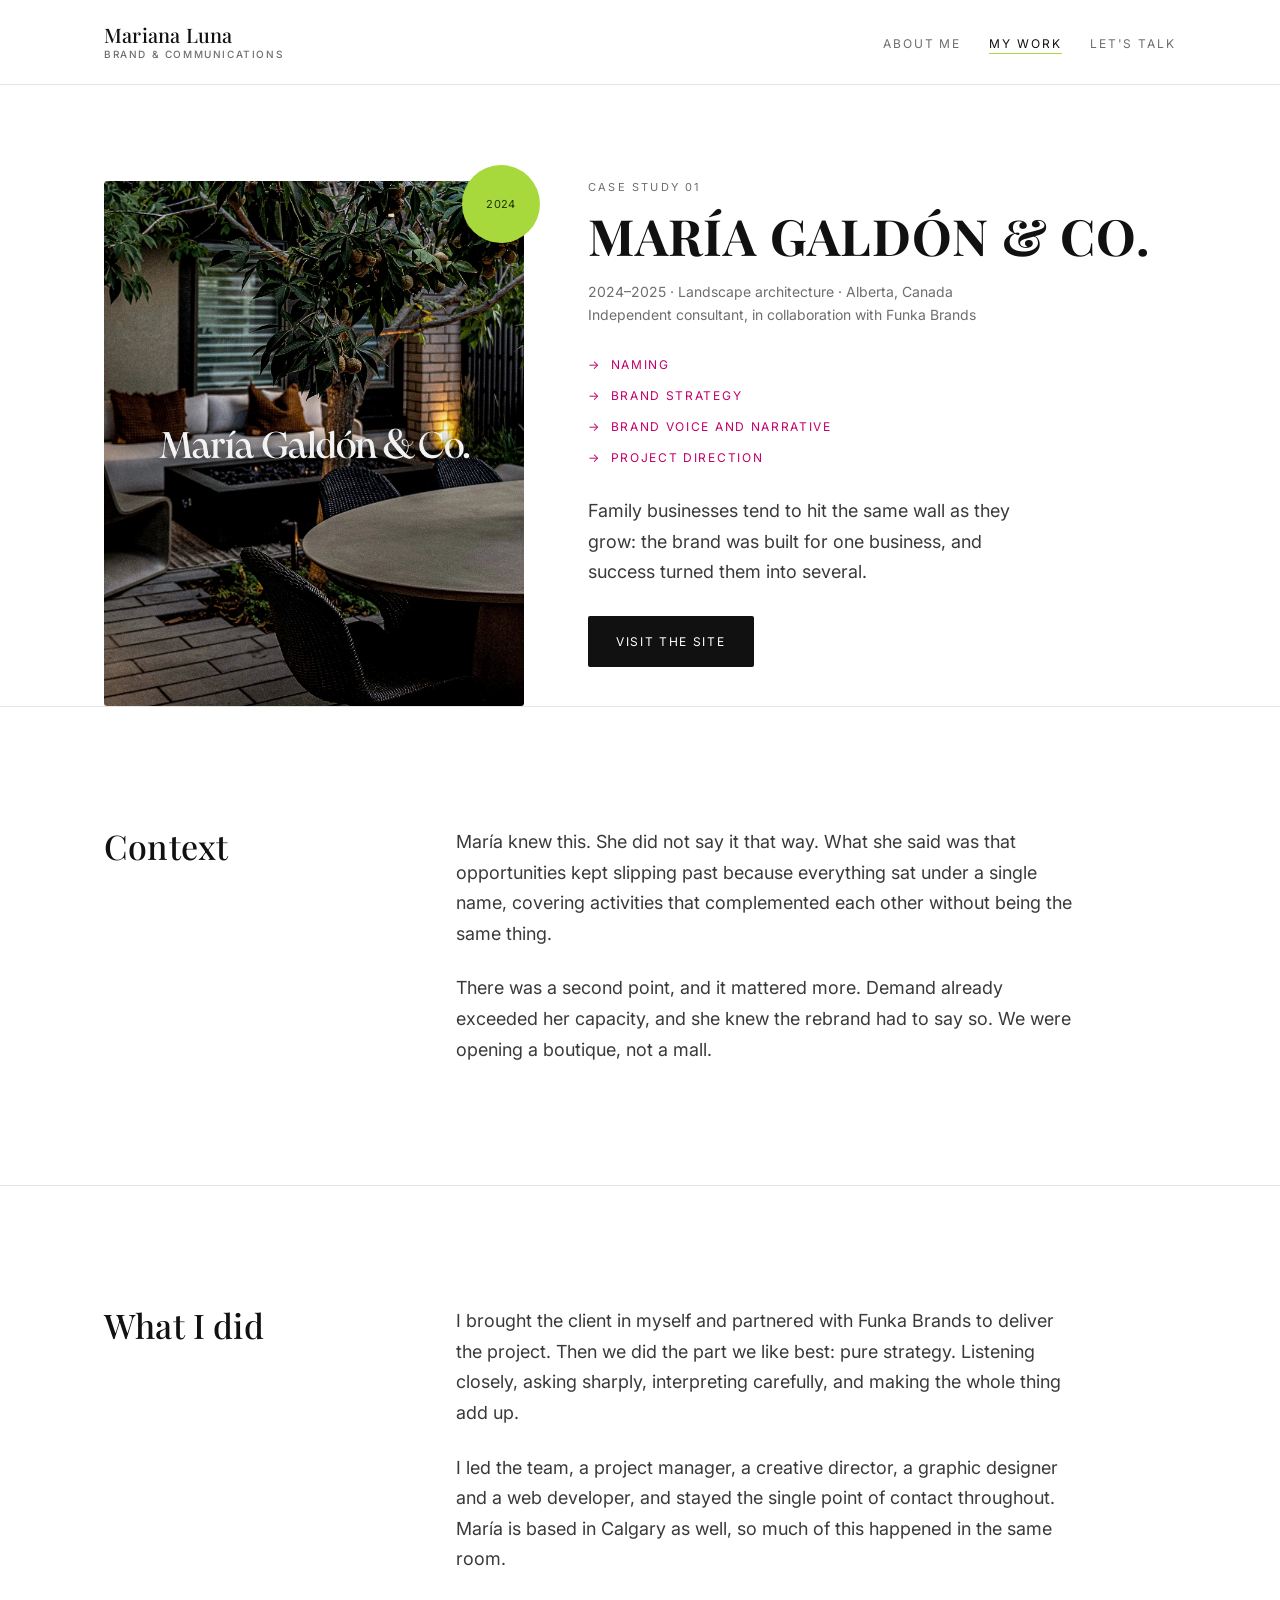
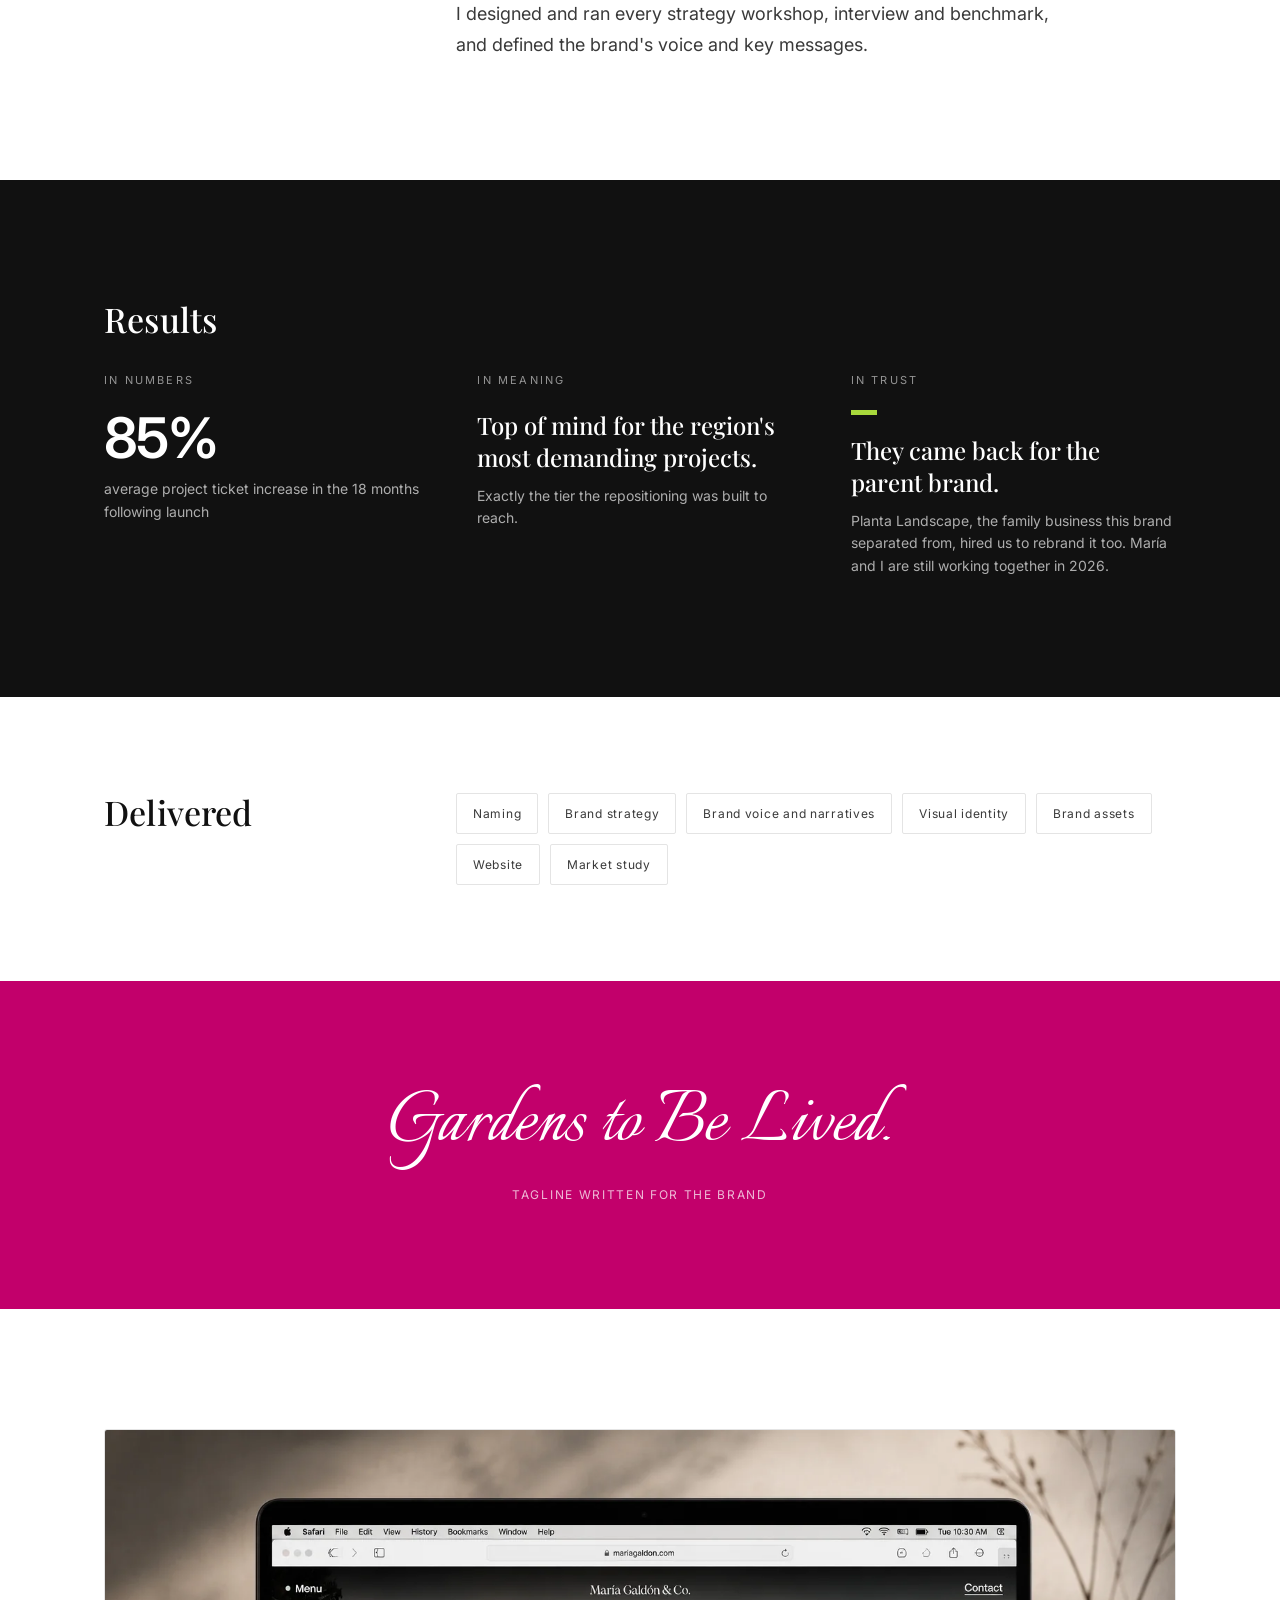
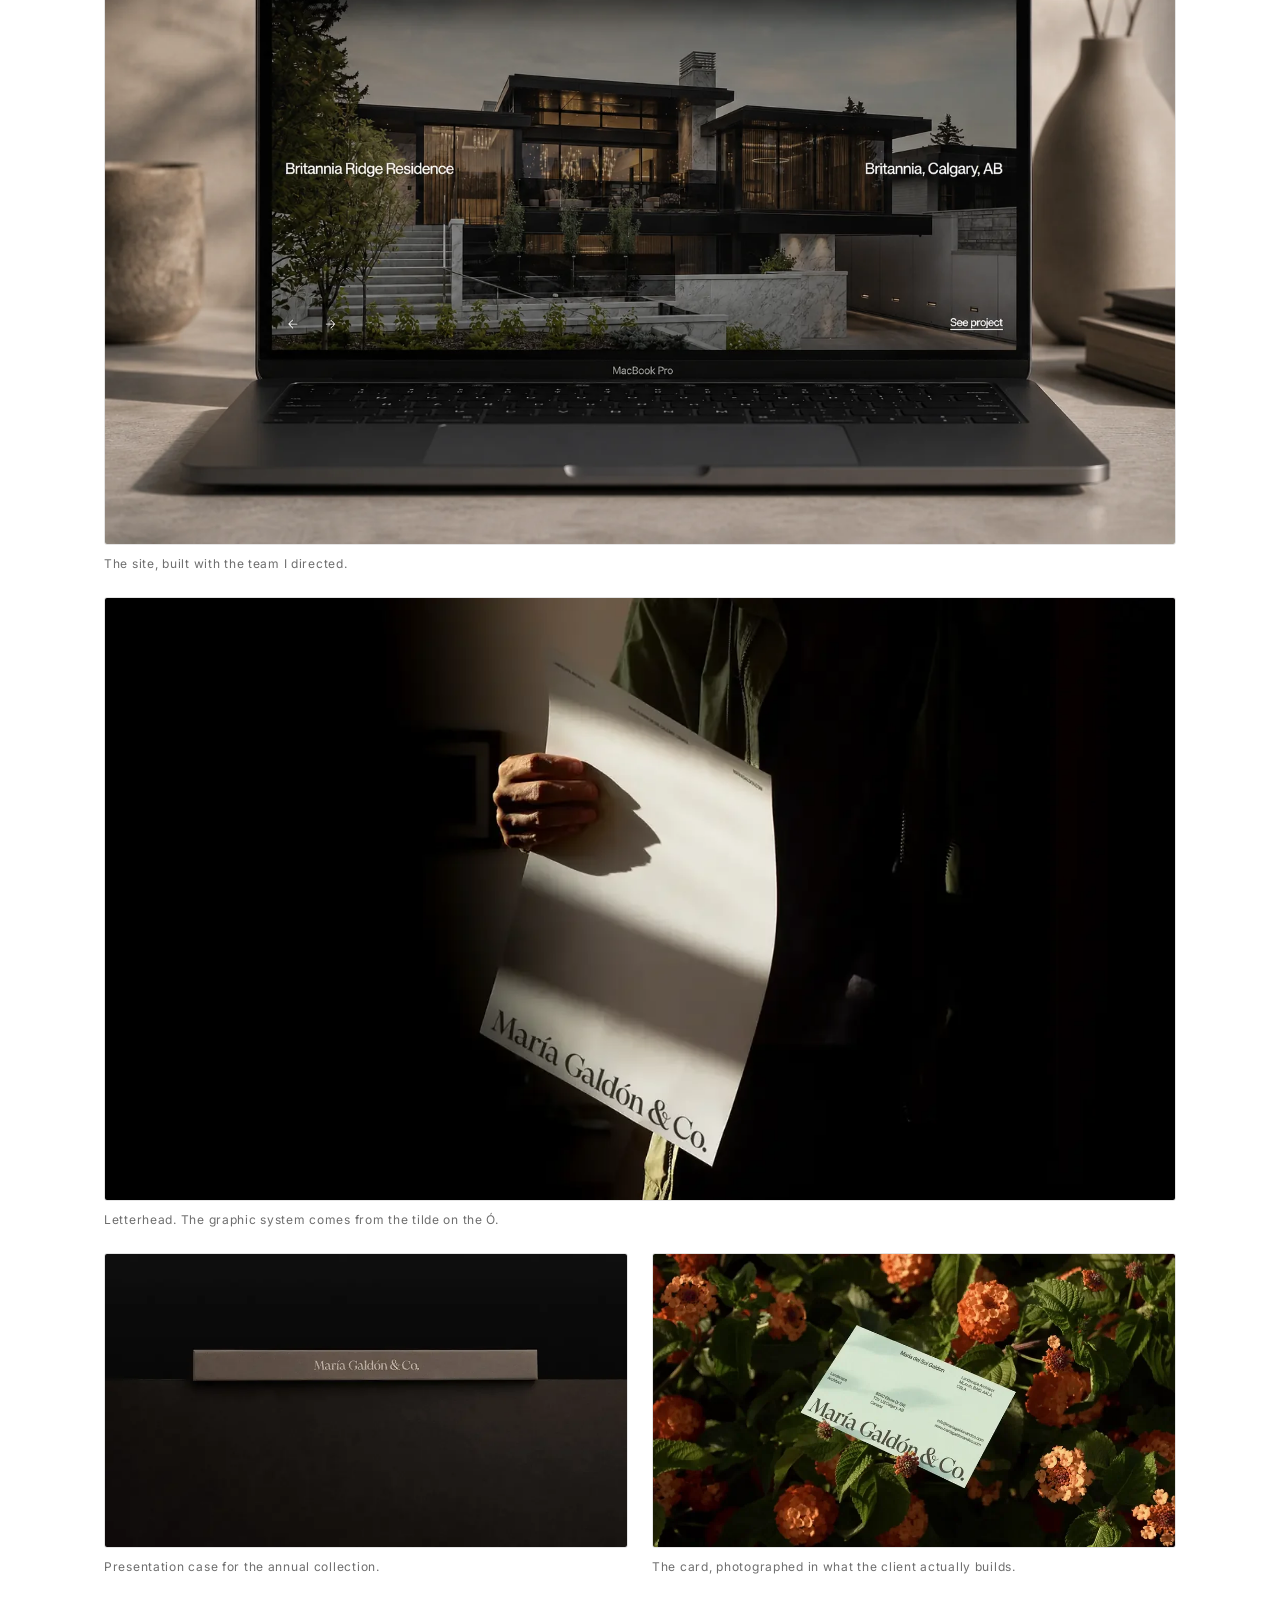
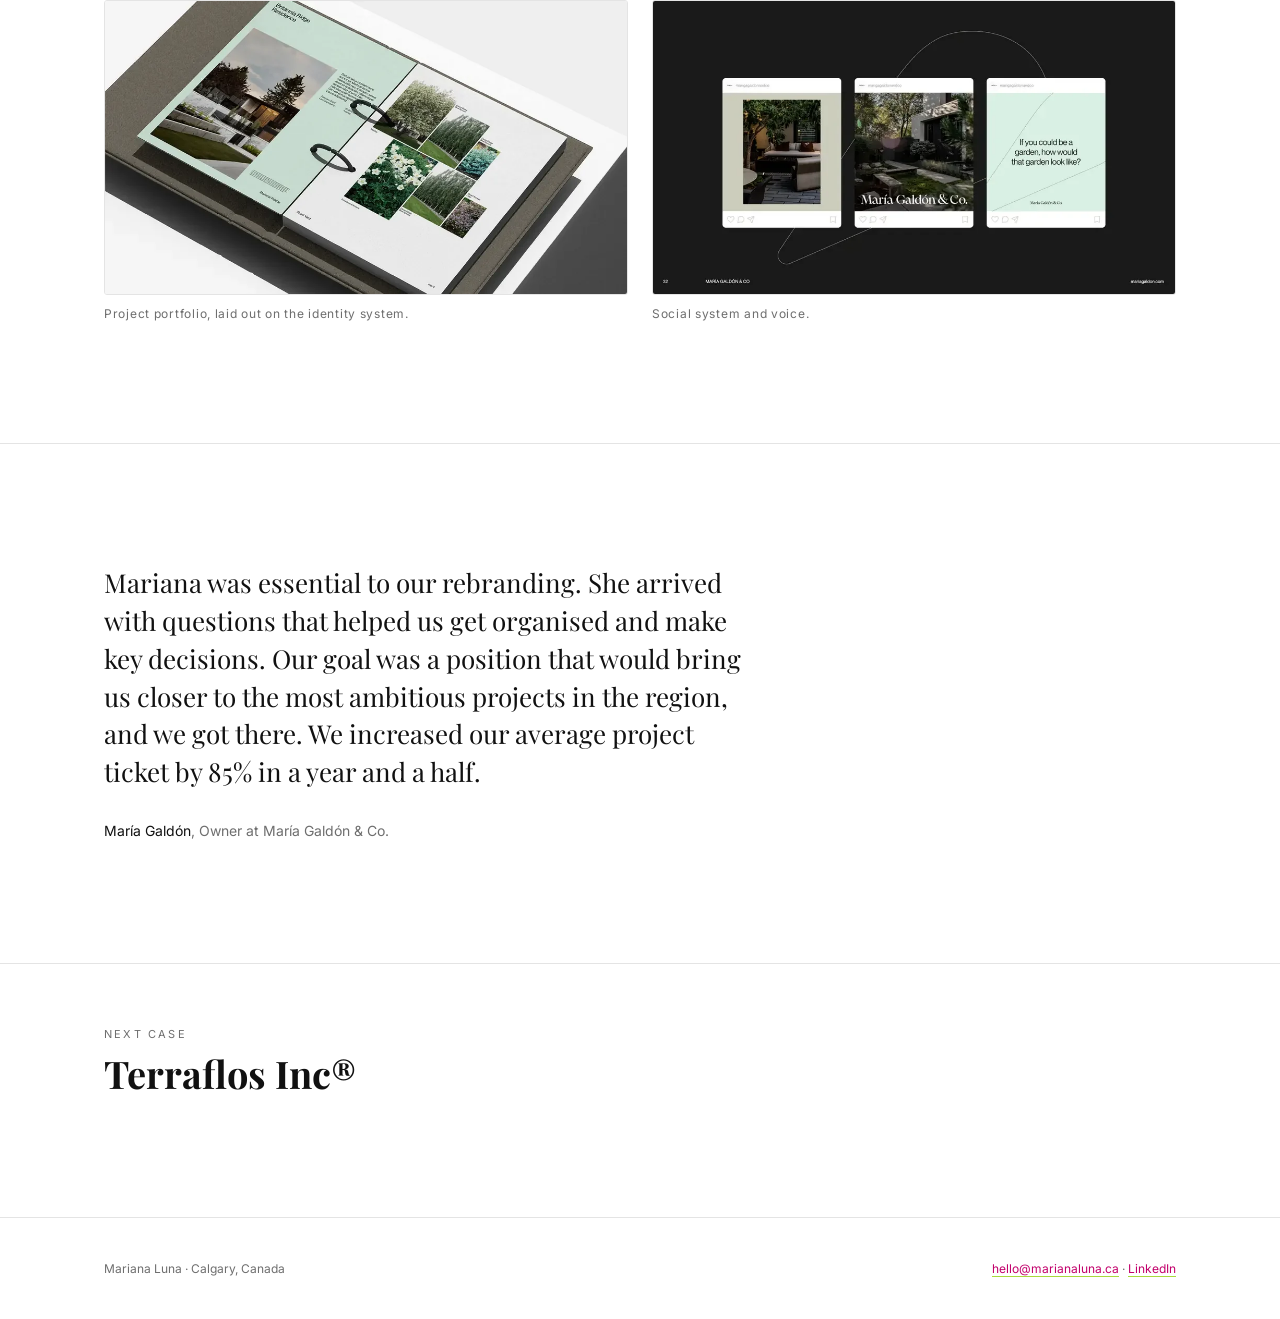
<file: case-maria-galdon.html>
<!doctype html>
<html lang="en">
<head>
<meta charset="utf-8">
<meta name="viewport" content="width=device-width,initial-scale=1">
<title>María Galdón & Co. | Case Study by Mariana Luna</title>
<meta name="description" content="Naming, brand strategy and voice for a landscape architecture studio in Alberta that had outgrown a single name.">
<link rel="canonical" href="https://marianaluna.ca/case-maria-galdon">
<meta property="og:type" content="website">
<meta property="og:title" content="María Galdón & Co. | Case Study by Mariana Luna">
<meta property="og:description" content="Naming, brand strategy and voice for a landscape architecture studio in Alberta that had outgrown a single name.">
<meta property="og:url" content="https://marianaluna.ca/case-maria-galdon">
<meta property="og:image" content="https://marianaluna.ca/img/og-cover.png">
<meta name="twitter:card" content="summary_large_image">
<link rel="icon" href="/img/favicon.png" sizes="32x32">
<link rel="apple-touch-icon" href="/img/apple-touch-icon.png">
<link rel="preconnect" href="https://fonts.googleapis.com">
<link rel="preconnect" href="https://fonts.gstatic.com" crossorigin>
<link href="https://fonts.googleapis.com/css2?family=Playfair+Display:ital,wght@0,400;0,500;0,700;1,400&family=Italianno&family=Inter:wght@400;500;600&display=swap" rel="stylesheet">
<link rel="stylesheet" href="/styles.css">
</head>
<body>
<a class="skip" href="#main">Skip to content</a>
<header class="masthead">
  <div class="wrap">
    <a class="wordmark" href="/"><span class="wordmark-name">Mariana Luna</span><span class="wordmark-desc">Brand &amp; Communications</span></a>
    <nav aria-label="Main">
      <ul class="nav">
        <li><a href="/about">About me</a></li>
        <li><a href="/work" aria-current="page">My work</a></li>
        <li><a href="/contact">Let's talk</a></li>
      </ul>
    </nav>
  </div>
</header>
<main id="main">

  <section class="hero">
    <div class="wrap hero-grid">
      <div class="cover">
        <img src="/img/maria-cover.webp" alt="The Mar&iacute;a Gald&oacute;n &amp; Co. wordmark over a lit courtyard at dusk." width="1200" height="1500">
        <div class="badge">2024</div>
      </div>
      <div>
        <p class="eyebrow">Case study 01</p>
        <h1 class="case-title">Mar&iacute;a Gald&oacute;n &amp; Co.</h1>
        <p class="meta">
          2024&ndash;2025 &middot; Landscape architecture &middot; Alberta, Canada<br>
          Independent consultant, in collaboration with Funka Brands
        </p>
        <ul class="services">
          <li>Naming</li>
          <li>Brand strategy</li>
          <li>Brand voice and narrative</li>
          <li>Project direction</li>
        </ul>
        <p class="lede measure">Family businesses tend to hit the same wall as they grow: the brand was built for one business, and success turned them into several.</p>
        <a class="btn" href="https://mariagaldon.com/" target="_blank" rel="noopener">Visit the site</a>
      </div>
    </div>
  </section>

  <hr class="divider">

  <section class="band">
    <div class="wrap two-col">
      <h2 class="section-title">Context</h2>
      <div class="body-copy measure">
        <p>Mar&iacute;a knew this. She did not say it that way. What she said was that opportunities kept slipping past because everything sat under a single name, covering activities that complemented each other without being the same thing.</p>
        <p>There was a second point, and it mattered more. Demand already exceeded her capacity, and she knew the rebrand had to say so. We were opening a boutique, not a mall.</p>
      </div>
    </div>
  </section>

  <hr class="divider">

  <section class="band">
    <div class="wrap two-col">
      <h2 class="section-title">What I did</h2>
      <div class="body-copy measure">
        <p>I brought the client in myself and partnered with Funka Brands to deliver the project. Then we did the part we like best: pure strategy. Listening closely, asking sharply, interpreting carefully, and making the whole thing add up.</p>
        <p>I led the team, a project manager, a creative director, a graphic designer and a web developer, and stayed the single point of contact throughout. Mar&iacute;a is based in Calgary as well, so much of this happened in the same room.</p>
        <p>I designed and ran every strategy workshop, interview and benchmark, and defined the brand's voice and key messages.</p>
      </div>
    </div>
  </section>

  <section class="band band--ink">
    <div class="wrap">
      <h2 class="section-title">Results</h2>
      <div class="results">
        <div>
          <p class="result-label">In numbers</p>
          <p class="figure">85%</p>
          <p class="result-text">average project ticket increase in the 18 months following launch</p>
        </div>
        <div>
          <p class="result-label">In meaning</p>
          <p class="result-statement">Top of mind for the region's most demanding projects.</p>
          <p class="result-text">Exactly the tier the repositioning was built to reach.</p>
        </div>
        <div>
          <p class="result-label">In trust</p>
          <hr class="tick">
          <p class="result-statement">They came back for the parent brand.</p>
          <p class="result-text">Planta Landscape, the family business this brand separated from, hired us to rebrand it too. Mar&iacute;a and I are still working together in 2026.</p>
        </div>
      </div>
    </div>
  </section>

  <section class="band band--tight">
    <div class="wrap two-col">
      <h2 class="section-title">Delivered</h2>
      <ul class="chips">
        <li>Naming</li><li>Brand strategy</li><li>Brand voice and narratives</li>
        <li>Visual identity</li><li>Brand assets</li><li>Website</li><li>Market study</li>
      </ul>
    </div>
  </section>

  <section class="script-band script-band--magenta">
    <div class="wrap">
      <p class="script">Gardens to Be Lived.</p>
      <p class="script-note">Tagline written for the brand</p>
    </div>
  </section>

  <section class="band">
    <div class="wrap gallery">
      <figure class="full">
        <img src="/img/maria-website.webp" alt="The homepage of mariagaldon.com.">
        <figcaption>The site, built with the team I directed.</figcaption>
      </figure>
      <figure class="full">
        <img src="/img/maria-letterhead.webp" alt="A hand holding the letterhead in raking light.">
        <figcaption>Letterhead. The graphic system comes from the tilde on the &Oacute;.</figcaption>
      </figure>
      <figure>
        <img src="/img/maria-case.webp" alt="A linen presentation case stamped with the wordmark.">
        <figcaption>Presentation case for the annual collection.</figcaption>
      </figure>
      <figure>
        <img src="/img/maria-card.webp" alt="A business card resting among orange lantana flowers.">
        <figcaption>The card, photographed in what the client actually builds.</figcaption>
      </figure>
      <figure>
        <img src="/img/maria-portfolio.webp" alt="The project portfolio open on a spread.">
        <figcaption>Project portfolio, laid out on the identity system.</figcaption>
      </figure>
      <figure>
        <img src="/img/maria-social.webp" alt="Three Instagram posts using the brand system.">
        <figcaption>Social system and voice.</figcaption>
      </figure>
    </div>
  </section>

  <hr class="divider">

  <section class="band">
    <div class="wrap">
      <blockquote class="quote">
        <p>Mariana was essential to our rebranding. She arrived with questions that helped us get organised and make key decisions. Our goal was a position that would bring us closer to the most ambitious projects in the region, and we got there. We increased our average project ticket by 85% in a year and a half.</p>
        <footer><cite>Mar&iacute;a Gald&oacute;n</cite>, Owner at Mar&iacute;a Gald&oacute;n &amp; Co.</footer>
      </blockquote>
    </div>
  </section>

  <nav class="next" aria-label="Next">
    <div class="wrap">
      <a href="/case-terraflos">
        <span class="eyebrow">Next case</span>
        <span class="next-title">Terraflos Inc&reg;</span>
      </a>
    </div>
  </nav>

</main>
<footer class="site-foot">
  <div class="wrap">
    <p>Mariana Luna &middot; Calgary, Canada</p>
    <p><a href="mailto:hello@marianaluna.ca">hello@marianaluna.ca</a> &middot; <a href="https://www.linkedin.com/in/lunamariana/" target="_blank" rel="noopener">LinkedIn</a></p>
  </div>
</footer>
</body>
</html>
</file>
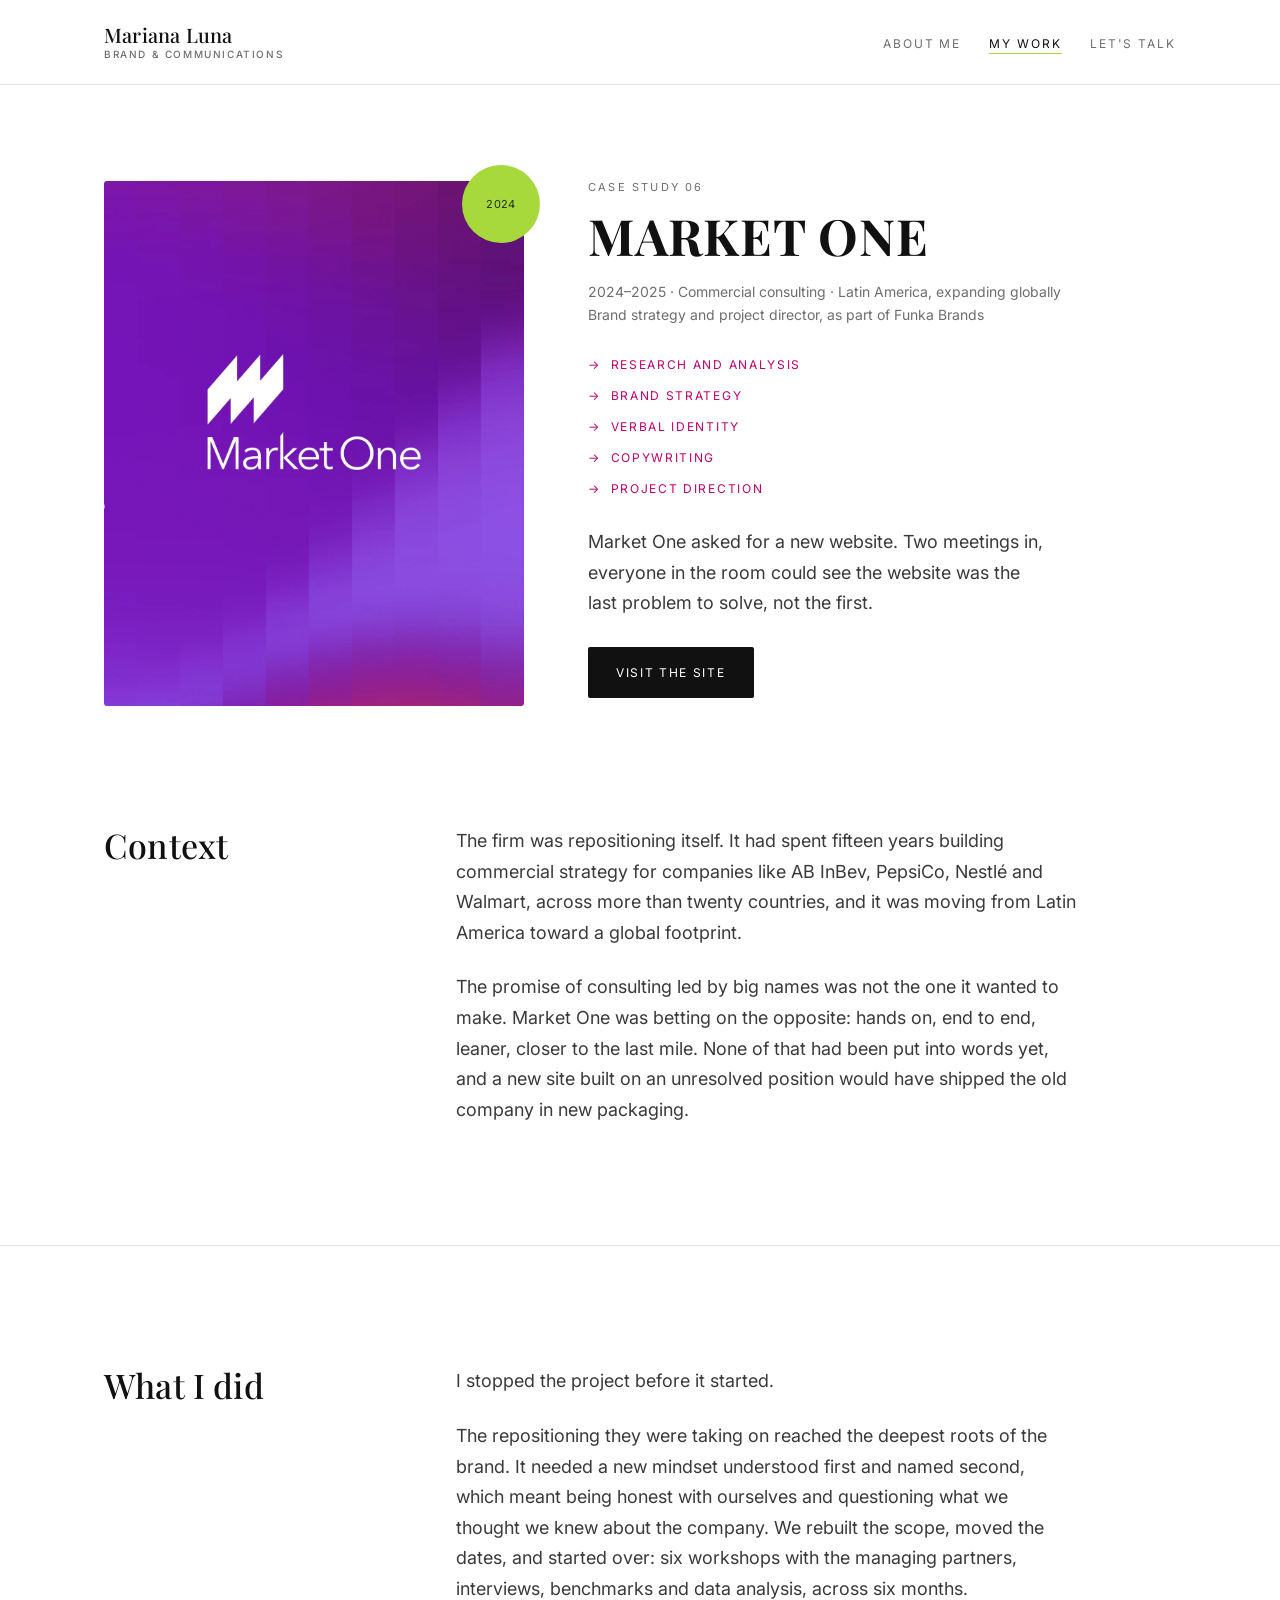
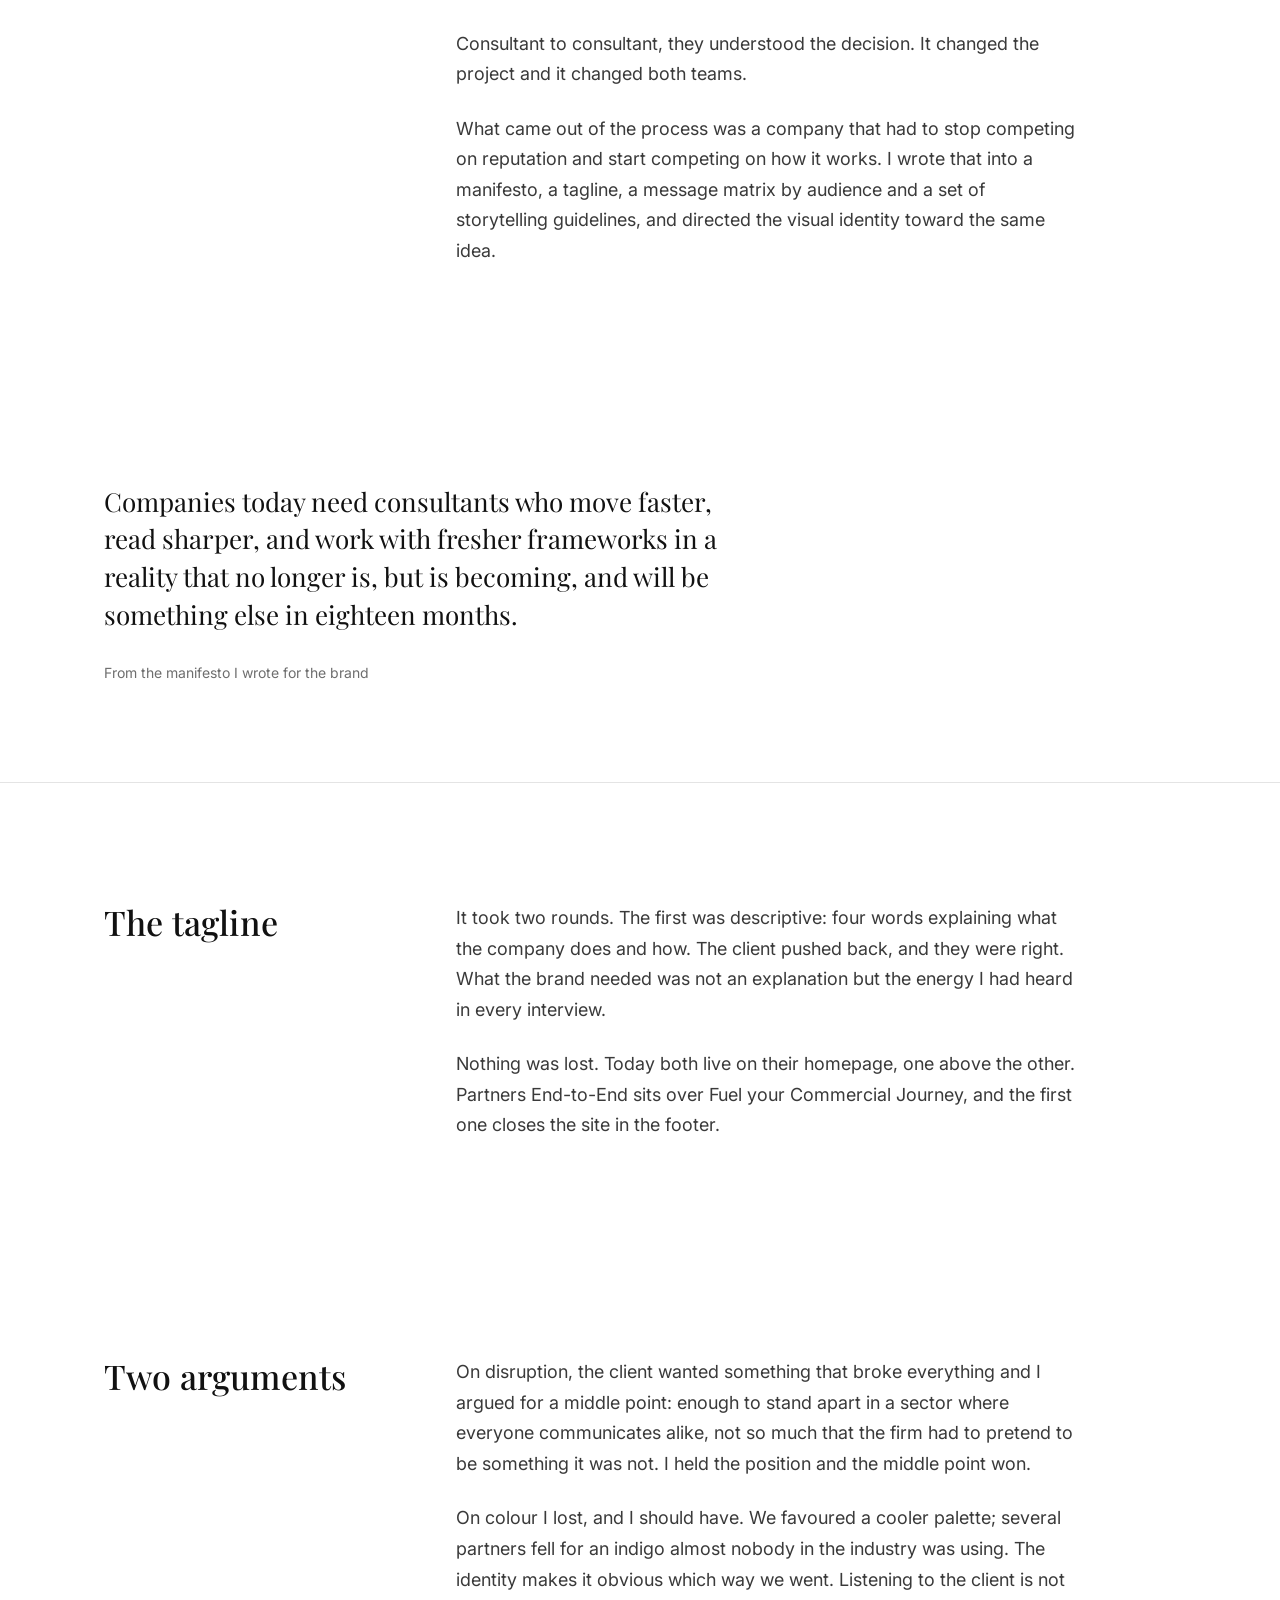
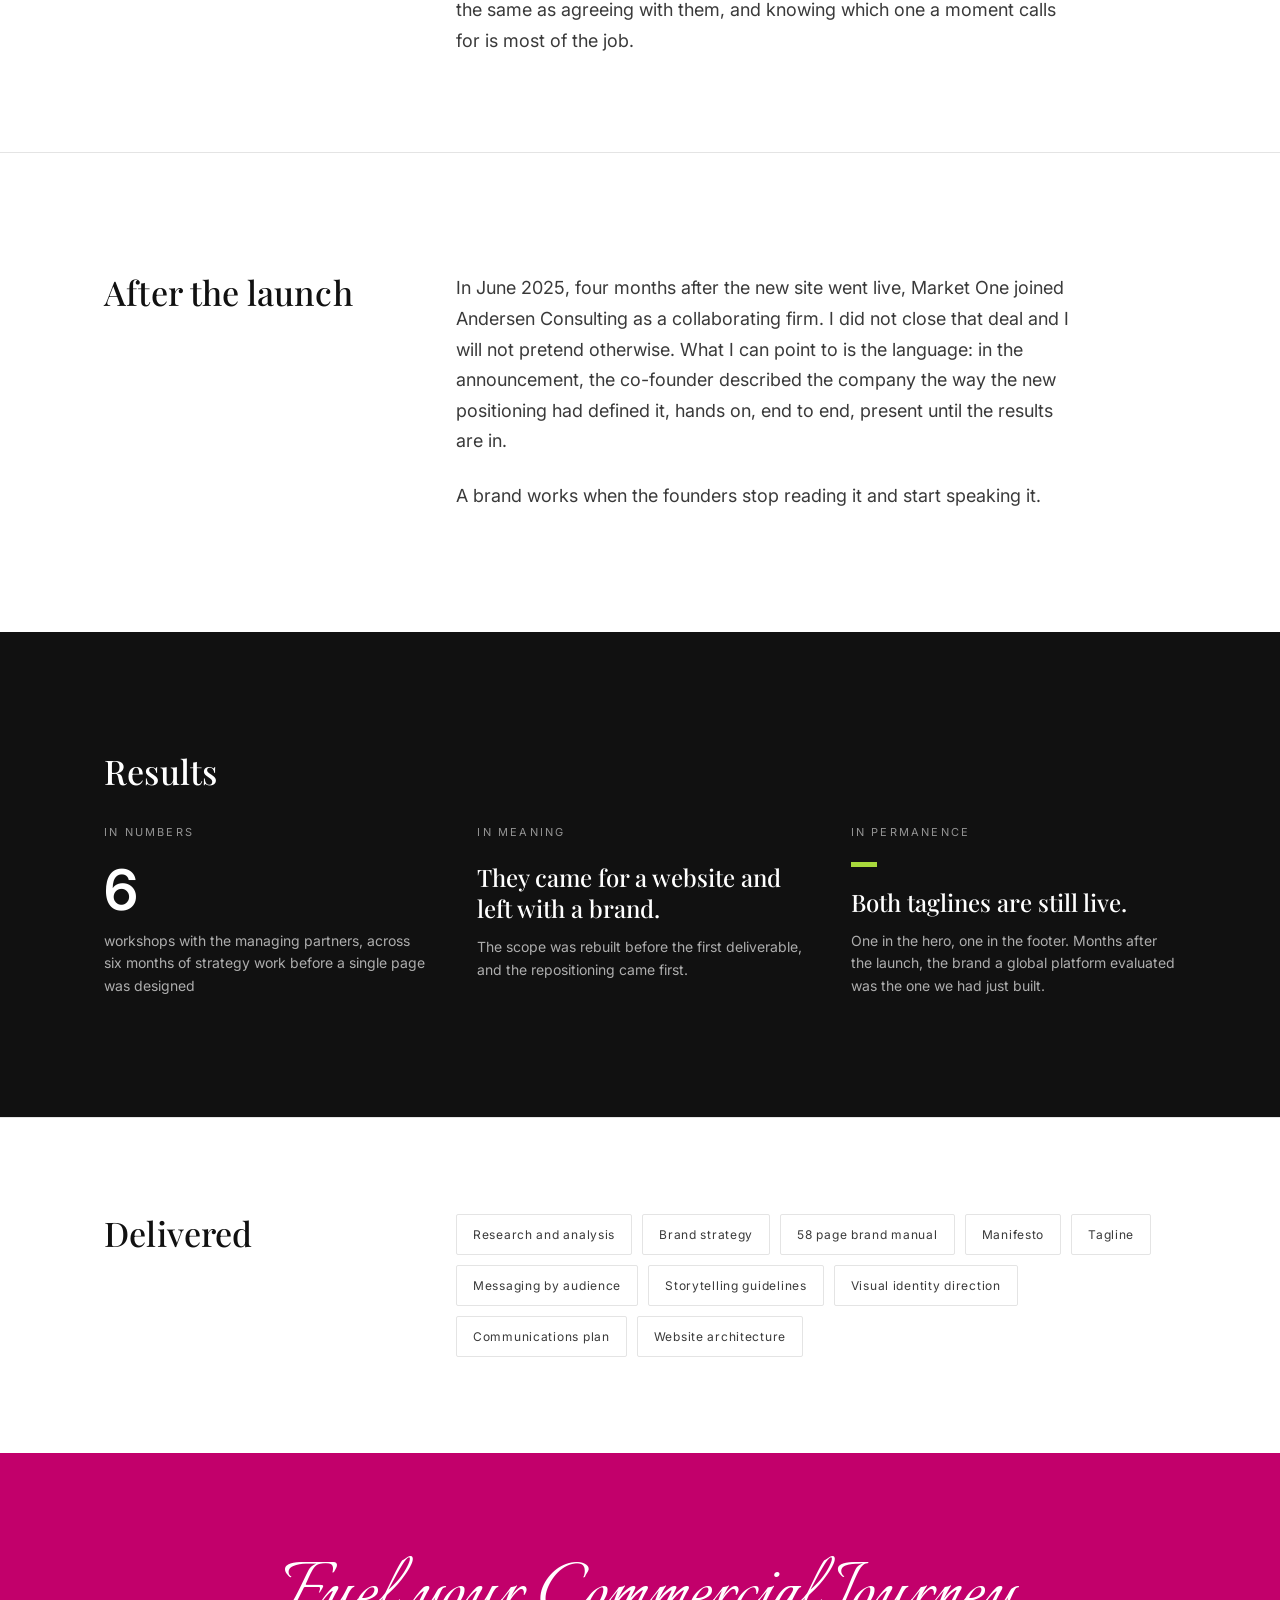
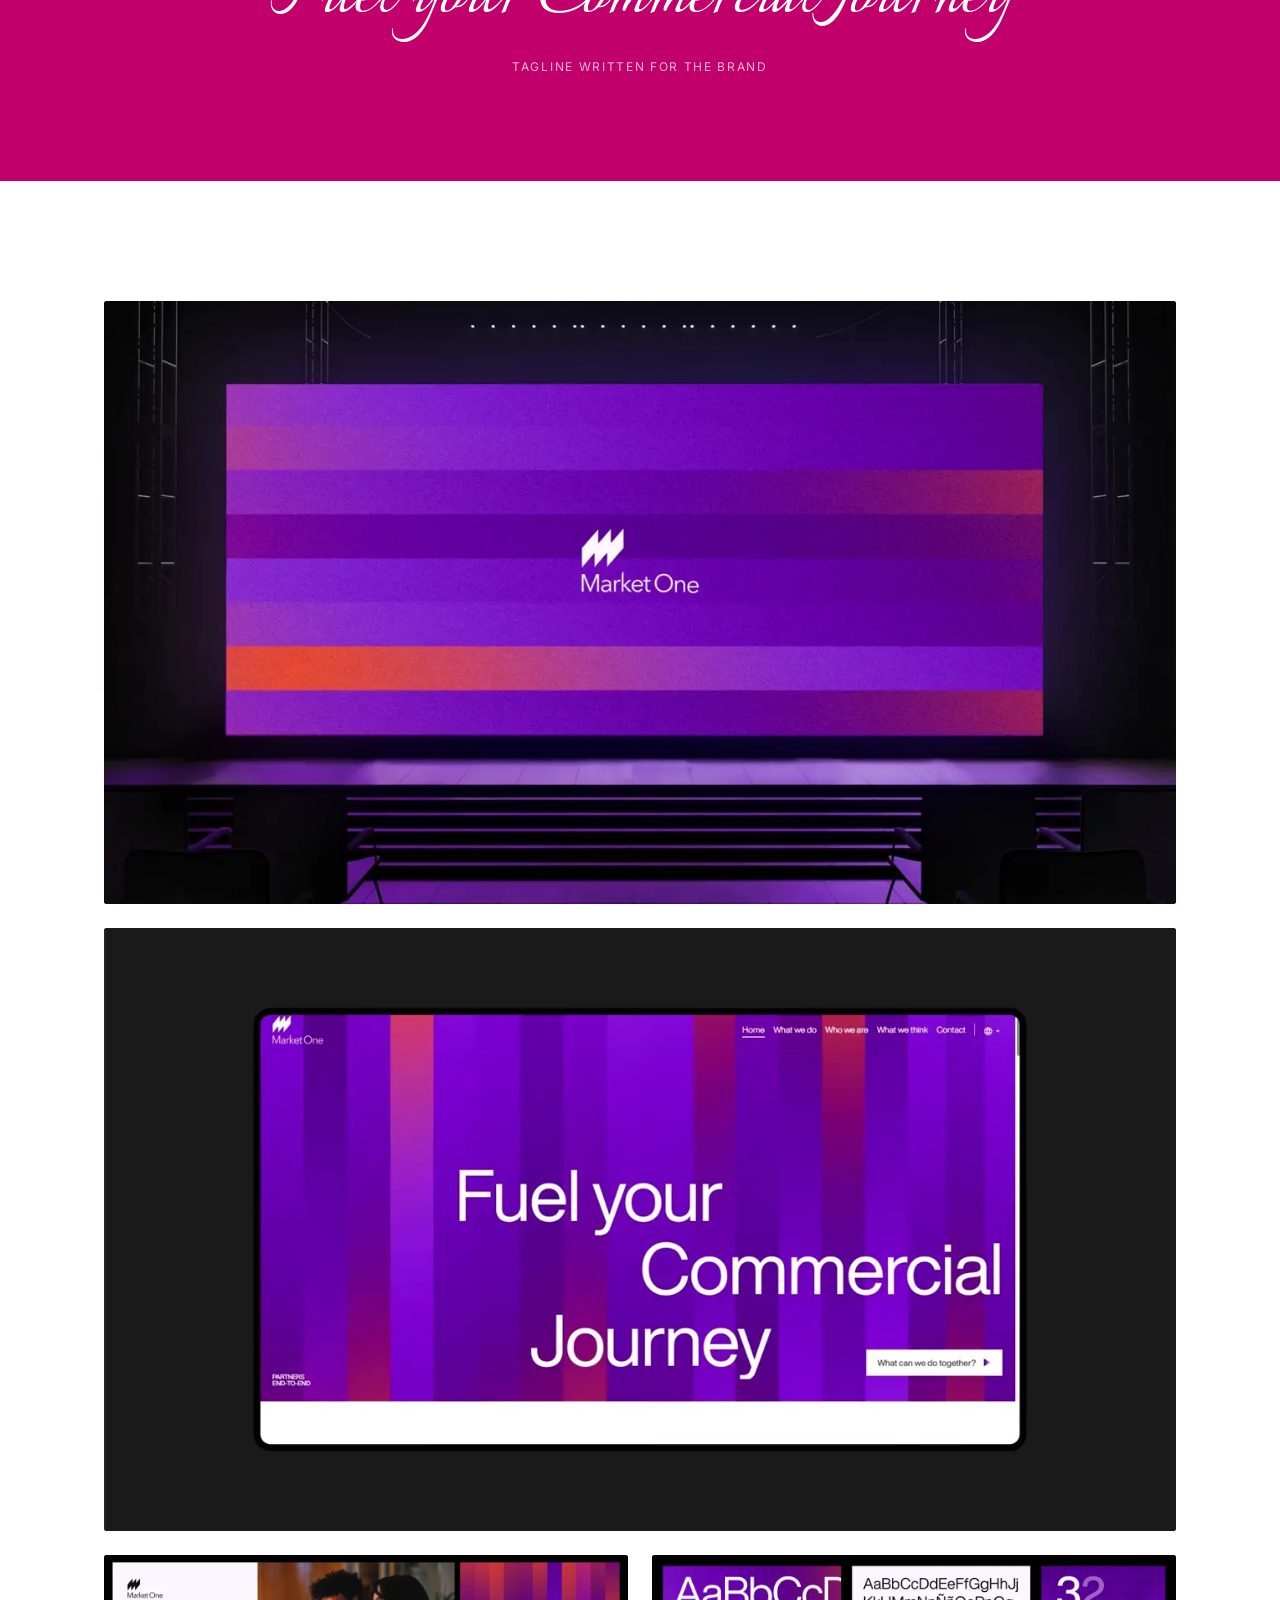
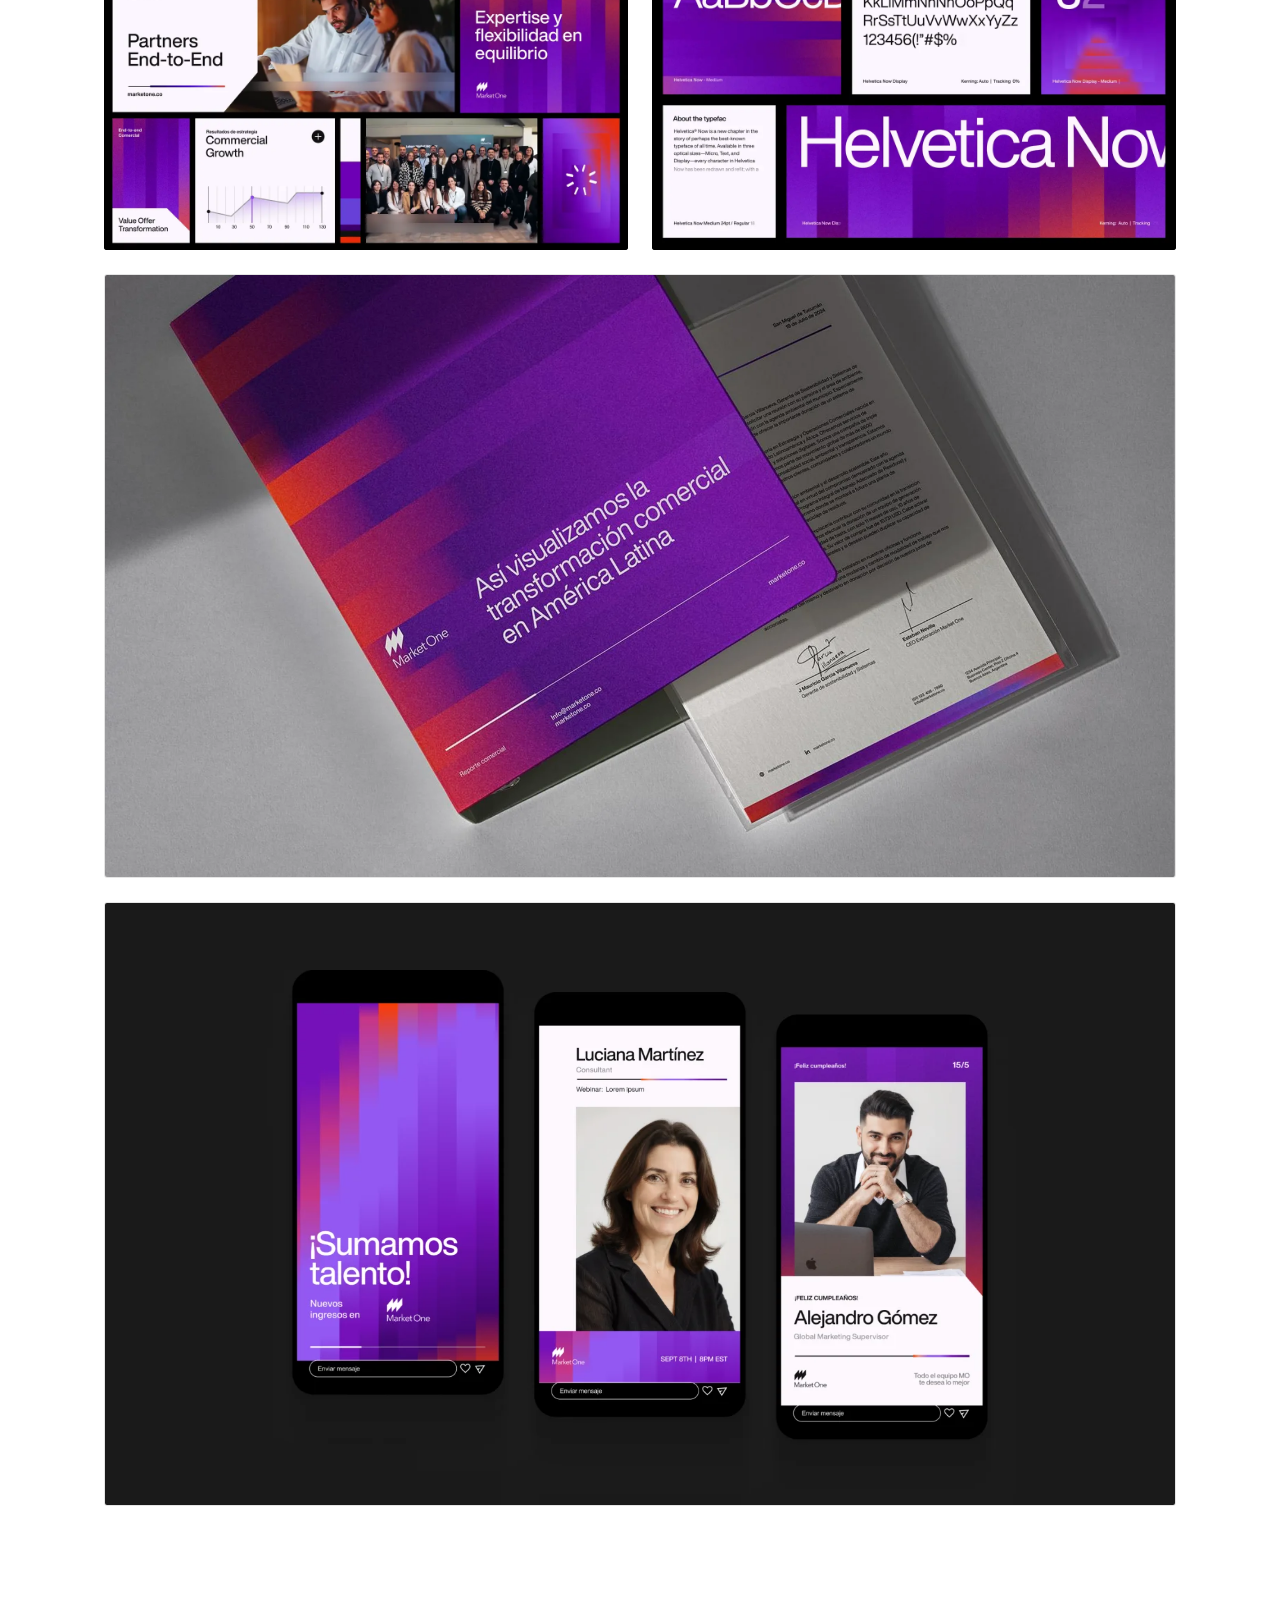
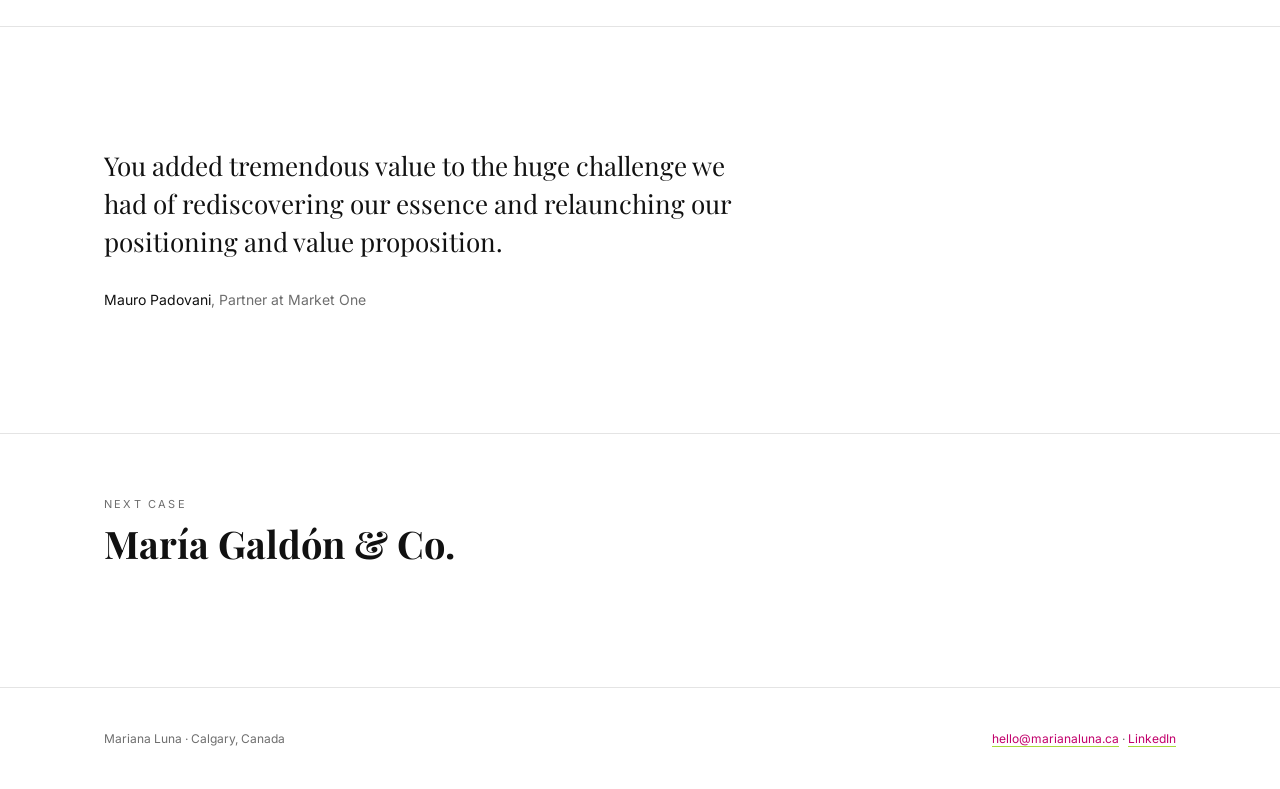
<file: case-market-one.html>
<!doctype html>
<html lang="en">
<head>
<meta charset="utf-8">
<meta name="viewport" content="width=device-width,initial-scale=1">
<title>Market One | Case Study by Mariana Luna</title>
<meta name="description" content="Repositioning and brand relaunch for a consulting firm that needed to find its essence again and say it out loud.">
<link rel="canonical" href="https://marianaluna.ca/case-market-one">
<meta property="og:type" content="website">
<meta property="og:title" content="Market One | Case Study by Mariana Luna">
<meta property="og:description" content="Repositioning and brand relaunch for a consulting firm that needed to find its essence again and say it out loud.">
<meta property="og:url" content="https://marianaluna.ca/case-market-one">
<meta property="og:image" content="https://marianaluna.ca/img/og-cover.png">
<meta name="twitter:card" content="summary_large_image">
<link rel="icon" href="/img/favicon.png" sizes="32x32">
<link rel="apple-touch-icon" href="/img/apple-touch-icon.png">
<link rel="preconnect" href="https://fonts.googleapis.com">
<link rel="preconnect" href="https://fonts.gstatic.com" crossorigin>
<link href="https://fonts.googleapis.com/css2?family=Playfair+Display:ital,wght@0,400;0,500;0,700;1,400&family=Italianno&family=Inter:wght@400;500;600&display=swap" rel="stylesheet">
<link rel="stylesheet" href="/styles.css">
</head>
<body>
<a class="skip" href="#main">Skip to content</a>
<header class="masthead">
  <div class="wrap">
    <a class="wordmark" href="/"><span class="wordmark-name">Mariana Luna</span><span class="wordmark-desc">Brand &amp; Communications</span></a>
    <nav aria-label="Main">
      <ul class="nav">
        <li><a href="/about">About me</a></li>
        <li><a href="/work" aria-current="page">My work</a></li>
        <li><a href="/contact">Let's talk</a></li>
      </ul>
    </nav>
  </div>
</header>
<main id="main">

  <!-- HERO -->
  <section class="hero">
    <div class="wrap hero-grid">
      <div class="cover">
        <img src="/img/marketone-cover.webp" alt="Market One brand manual, closing page" width="1200" height="1500">
        <div class="badge">2024</div>
      </div>
      <div>
        <p class="eyebrow">Case study 06</p>
        <h1 class="case-title">Market One</h1>
        <p class="meta">
          2024&ndash;2025 &middot; Commercial consulting &middot; Latin America, expanding globally<br>
          Brand strategy and project director, as part of Funka Brands
        </p>
        <ul class="services">
          <li>Research and analysis</li>
          <li>Brand strategy</li>
          <li>Verbal identity</li>
          <li>Copywriting</li>
          <li>Project direction</li>
        </ul>
        <p class="lede measure">Market One asked for a new website. Two meetings in, everyone in the room could see the website was the last problem to solve, not the first.</p>
        <a class="btn" href="https://marketone.co" target="_blank" rel="noopener">Visit the site</a>
      </div>
    </div>
  </section>

  <!-- CONTEXT -->
  <section class="band">
    <div class="wrap two-col">
      <h2 class="section-title">Context</h2>
      <div class="body-copy measure">
        <p>The firm was repositioning itself. It had spent fifteen years building commercial strategy for companies like AB InBev, PepsiCo, Nestl&eacute; and Walmart, across more than twenty countries, and it was moving from Latin America toward a global footprint.</p>
        <p>The promise of consulting led by big names was not the one it wanted to make. Market One was betting on the opposite: hands on, end to end, leaner, closer to the last mile. None of that had been put into words yet, and a new site built on an unresolved position would have shipped the old company in new packaging.</p>
      </div>
    </div>
  </section>

  <hr class="divider">

  <!-- WHAT I DID -->
  <section class="band">
    <div class="wrap two-col">
      <h2 class="section-title">What I did</h2>
      <div class="body-copy measure">
        <p>I stopped the project before it started.</p>
        <p>The repositioning they were taking on reached the deepest roots of the brand. It needed a new mindset understood first and named second, which meant being honest with ourselves and questioning what we thought we knew about the company. We rebuilt the scope, moved the dates, and started over: six workshops with the managing partners, interviews, benchmarks and data analysis, across six months.</p>
        <p>Consultant to consultant, they understood the decision. It changed the project and it changed both teams.</p>
        <p>What came out of the process was a company that had to stop competing on reputation and start competing on how it works. I wrote that into a manifesto, a tagline, a message matrix by audience and a set of storytelling guidelines, and directed the visual identity toward the same idea.</p>
      </div>
    </div>
  </section>

  <!-- MANIFESTO PULL QUOTE -->
  <section class="band band--tight">
    <div class="wrap">
      <blockquote class="quote">
        <p>Companies today need consultants who move faster, read sharper, and work with fresher frameworks in a reality that no longer is, but is becoming, and will be something else in eighteen months.</p>
        <footer>From the manifesto I wrote for the brand</footer>
      </blockquote>
    </div>
  </section>

  <hr class="divider">

  <!-- THE TAGLINE -->
  <section class="band">
    <div class="wrap two-col">
      <h2 class="section-title">The tagline</h2>
      <div class="body-copy measure">
        <p>It took two rounds. The first was descriptive: four words explaining what the company does and how. The client pushed back, and they were right. What the brand needed was not an explanation but the energy I had heard in every interview.</p>
        <p>Nothing was lost. Today both live on their homepage, one above the other. Partners End-to-End sits over Fuel your Commercial Journey, and the first one closes the site in the footer.</p>
      </div>
    </div>
  </section>

  <!-- TWO ARGUMENTS -->
  <section class="band band--tight">
    <div class="wrap two-col">
      <h2 class="section-title">Two arguments</h2>
      <div class="body-copy measure">
        <p>On disruption, the client wanted something that broke everything and I argued for a middle point: enough to stand apart in a sector where everyone communicates alike, not so much that the firm had to pretend to be something it was not. I held the position and the middle point won.</p>
        <p>On colour I lost, and I should have. We favoured a cooler palette; several partners fell for an indigo almost nobody in the industry was using. The identity makes it obvious which way we went. Listening to the client is not the same as agreeing with them, and knowing which one a moment calls for is most of the job.</p>
      </div>
    </div>
  </section>

  <hr class="divider">

  <!-- AFTER THE LAUNCH -->
  <section class="band">
    <div class="wrap two-col">
      <h2 class="section-title">After the launch</h2>
      <div class="body-copy measure">
        <p>In June 2025, four months after the new site went live, Market One joined Andersen Consulting as a collaborating firm. I did not close that deal and I will not pretend otherwise. What I can point to is the language: in the announcement, the co-founder described the company the way the new positioning had defined it, hands on, end to end, present until the results are in.</p>
        <p>A brand works when the founders stop reading it and start speaking it.</p>
      </div>
    </div>
  </section>

  <!-- RESULTS -->
  <section class="band band--ink">
    <div class="wrap">
      <h2 class="section-title">Results</h2>
      <div class="results">
        <div>
          <p class="result-label">In numbers</p>
          <p class="figure">6</p>
          <p class="result-text">workshops with the managing partners, across six months of strategy work before a single page was designed</p>
        </div>
        <div>
          <p class="result-label">In meaning</p>
          <p class="result-statement">They came for a website and left with a brand.</p>
          <p class="result-text">The scope was rebuilt before the first deliverable, and the repositioning came first.</p>
        </div>
        <div>
          <p class="result-label">In permanence</p>
          <hr class="tick">
          <p class="result-statement">Both taglines are still live.</p>
          <p class="result-text">One in the hero, one in the footer. Months after the launch, the brand a global platform evaluated was the one we had just built.</p>
        </div>
      </div>
    </div>
  </section>

  <hr class="divider">

  <!-- DELIVERED -->
  <section class="band band--tight">
    <div class="wrap two-col">
      <h2 class="section-title">Delivered</h2>
      <ul class="chips">
        <li>Research and analysis</li>
        <li>Brand strategy</li>
        <li>58 page brand manual</li>
        <li>Manifesto</li>
        <li>Tagline</li>
        <li>Messaging by audience</li>
        <li>Storytelling guidelines</li>
        <li>Visual identity direction</li>
        <li>Communications plan</li>
        <li>Website architecture</li>
      </ul>
    </div>
  </section>

  <!-- SCRIPT MOMENT -->
  <section class="script-band script-band--magenta">
    <div class="wrap">
      <p class="script">Fuel your Commercial Journey</p>
      <p class="script-note">Tagline written for the brand</p>
    </div>
  </section>

  <!-- GALLERY -->
  <section class="band">
    <div class="wrap gallery">
      <div class="full">
        <video class="media" src="/vid/marketone-tagline-stage.mp4" poster="/img/marketone-tagline-stage-poster.webp" width="1280" height="720" autoplay muted loop playsinline preload="metadata" aria-label="The tagline on the main stage screen at a Market One event"></video>
      </div>
      <div class="full">
        <video class="media" src="/vid/marketone-website.mp4" poster="/img/marketone-website-poster.webp" width="1280" height="720" autoplay muted loop playsinline preload="metadata" aria-label="Scroll through the Market One website"></video>
      </div>
      <div>
        <video class="media" src="/vid/marketone-system.mp4" poster="/img/marketone-system-poster.webp" width="1280" height="720" autoplay muted loop playsinline preload="metadata" aria-label="The identity applied across brand pieces"></video>
      </div>
      <div>
        <video class="media" src="/vid/marketone-typography.mp4" poster="/img/marketone-typography-poster.webp" width="1280" height="720" autoplay muted loop playsinline preload="metadata" aria-label="Typographic specification of the identity"></video>
      </div>
      <div class="full">
        <img src="/img/marketone-report.webp" alt="Printed commercial report with the new identity" width="1800" height="1013">
      </div>
      <div class="full">
        <img src="/img/marketone-social.webp" alt="Social media templates built on the new identity" width="1536" height="864">
      </div>
    </div>
  </section>

  <hr class="divider">

  <!-- TESTIMONIAL -->
  <section class="band">
    <div class="wrap">
      <blockquote class="quote">
        <p>You added tremendous value to the huge challenge we had of rediscovering our essence and relaunching our positioning and value proposition.</p>
        <footer><cite>Mauro Padovani</cite>, Partner at Market One</footer>
      </blockquote>
    </div>
  </section>

  <!-- NEXT -->
  <nav class="next" aria-label="Next">
    <div class="wrap">
      <a href="/case-maria-galdon">
        <span class="eyebrow">Next case</span>
        <span class="next-title">Mar&iacute;a Gald&oacute;n &amp; Co.</span>
      </a>
    </div>
  </nav>

</main>
<footer class="site-foot">
  <div class="wrap">
    <p>Mariana Luna &middot; Calgary, Canada</p>
    <p><a href="mailto:hello@marianaluna.ca">hello@marianaluna.ca</a> &middot; <a href="https://www.linkedin.com/in/lunamariana/" target="_blank" rel="noopener">LinkedIn</a></p>
  </div>
</footer>
</body>
</html>
</file>
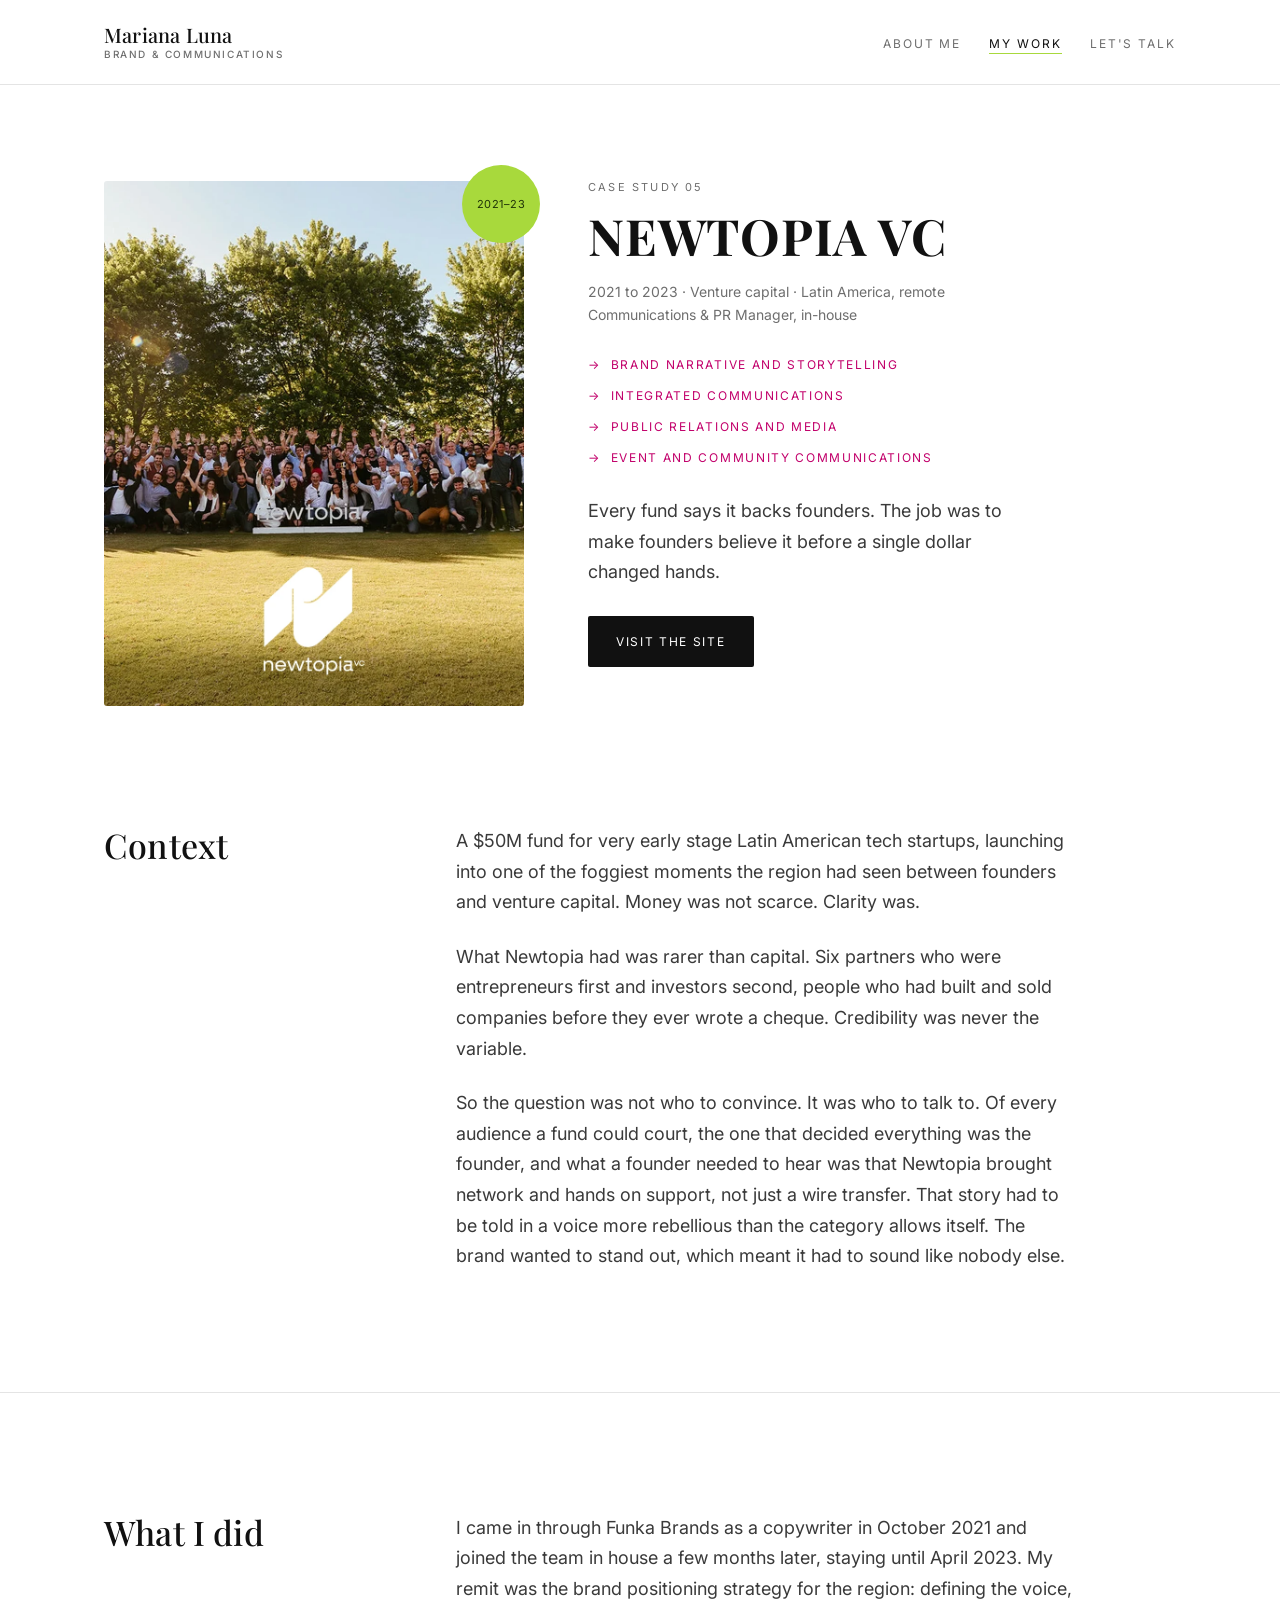
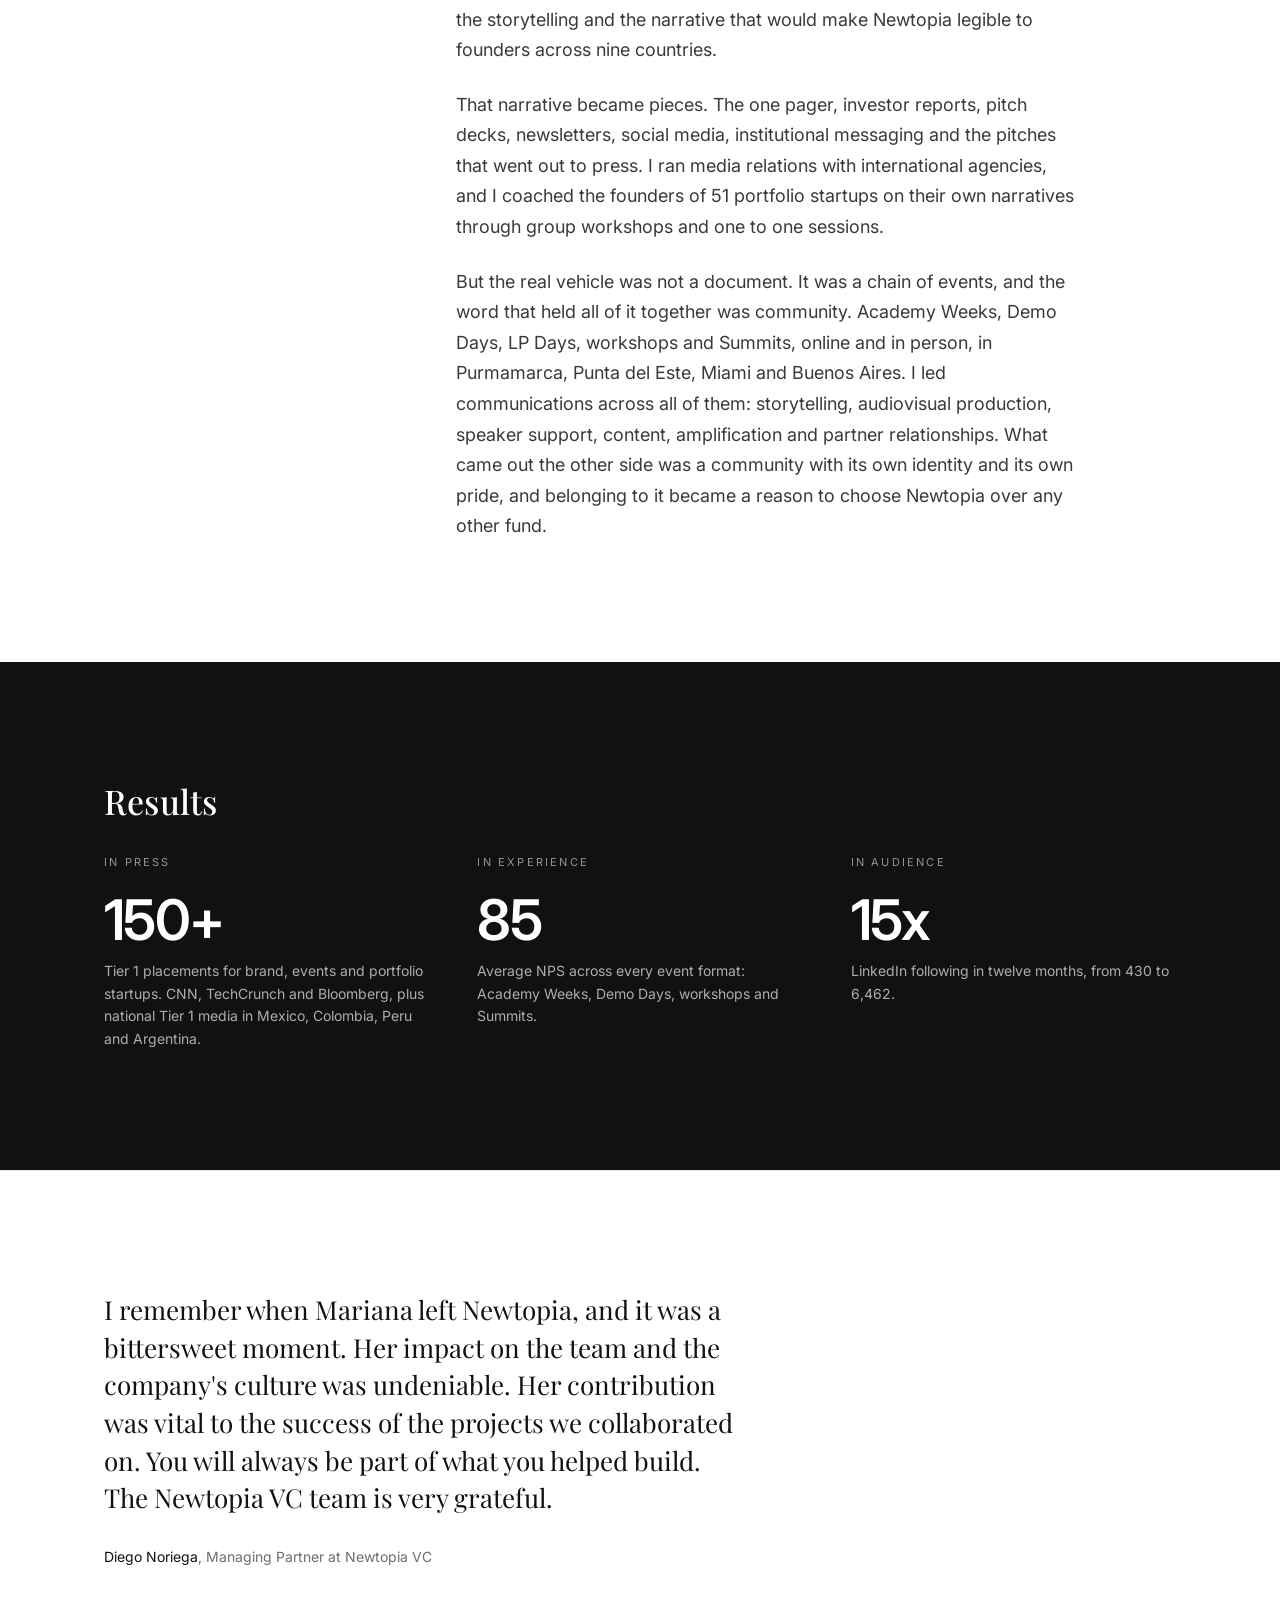
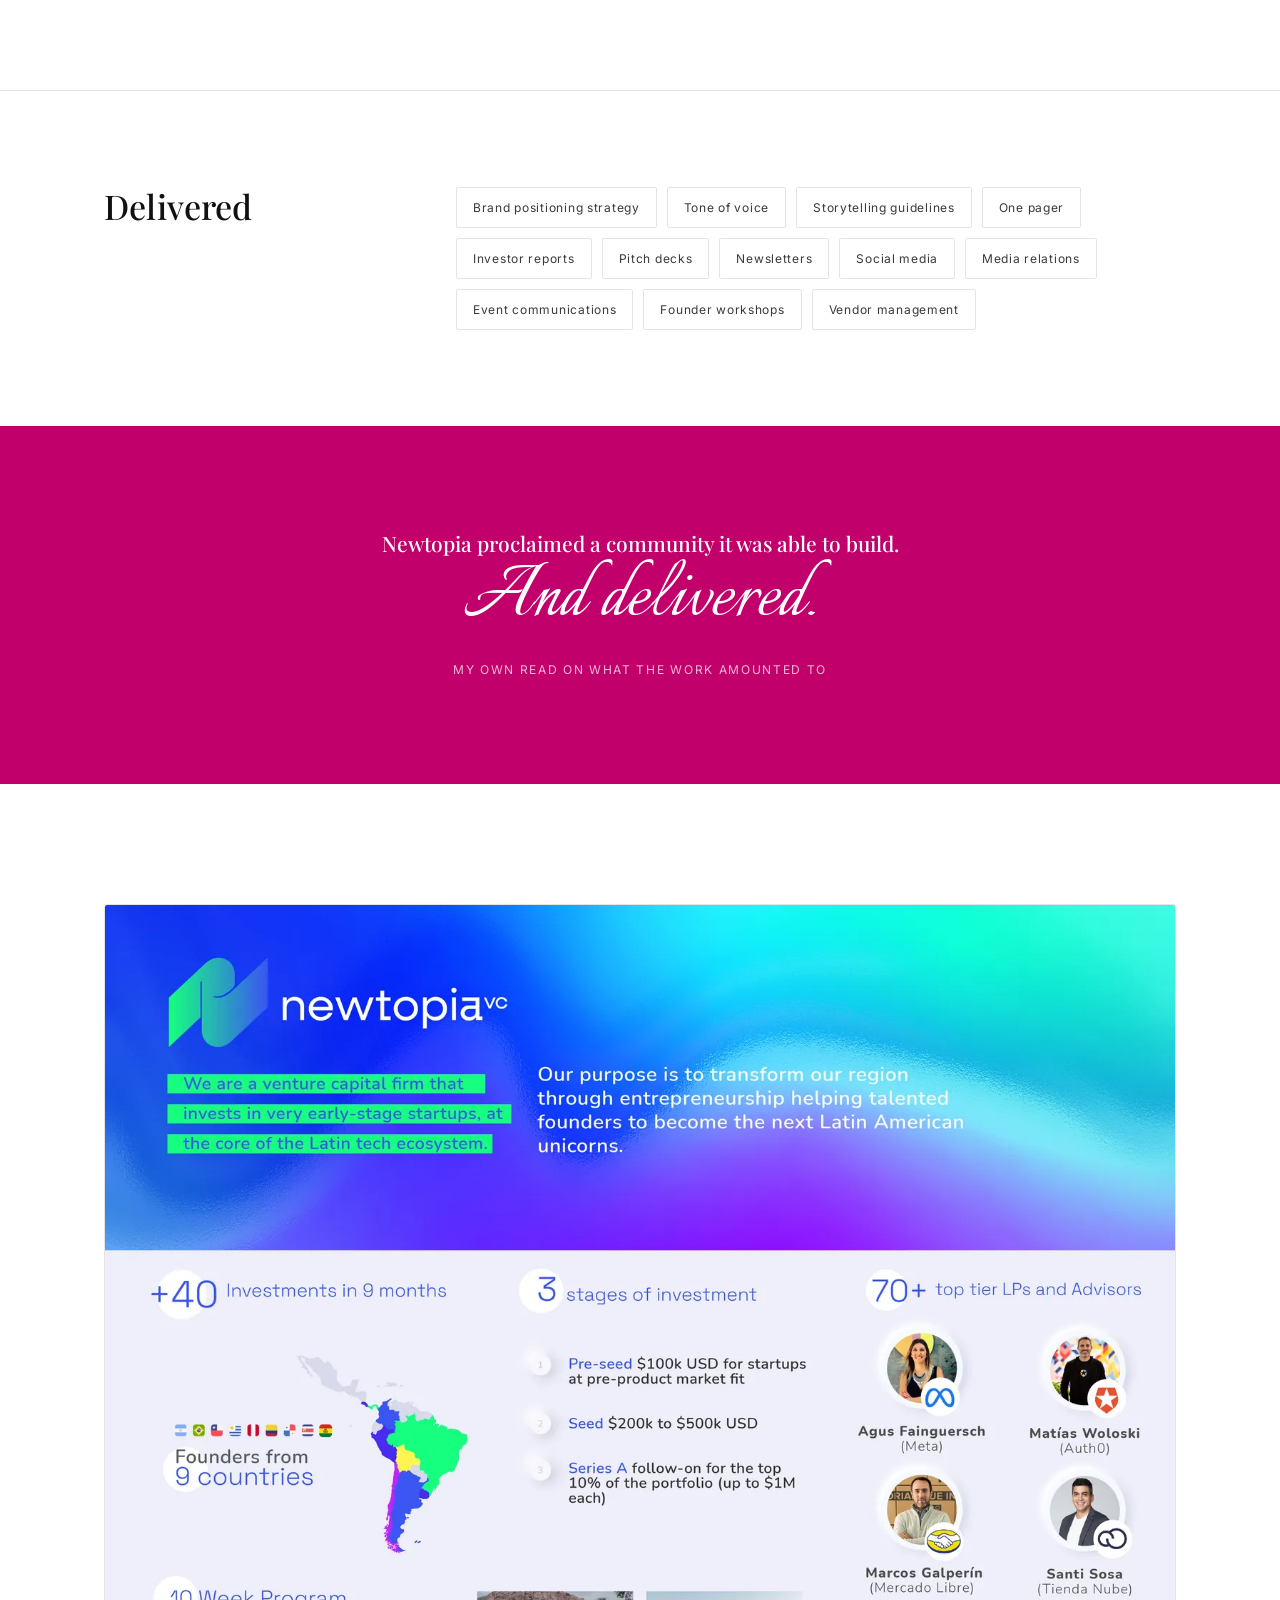
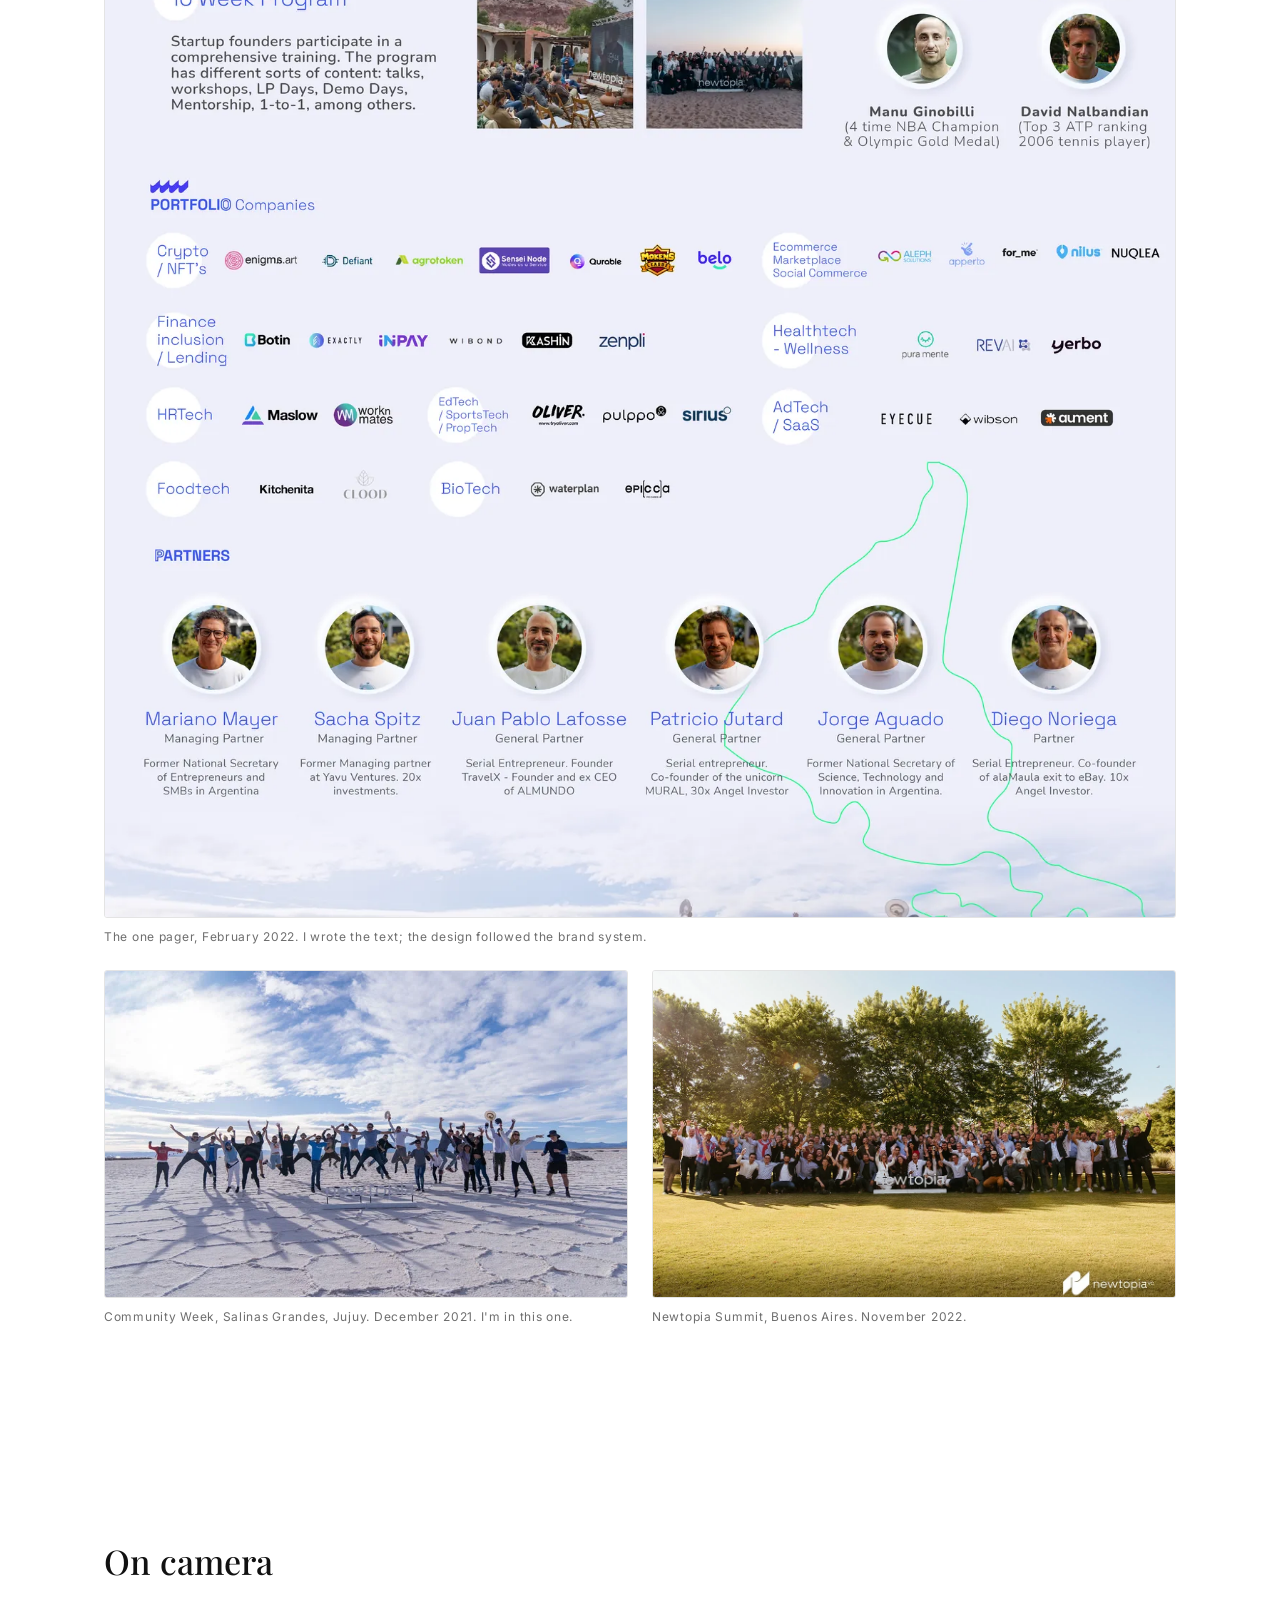
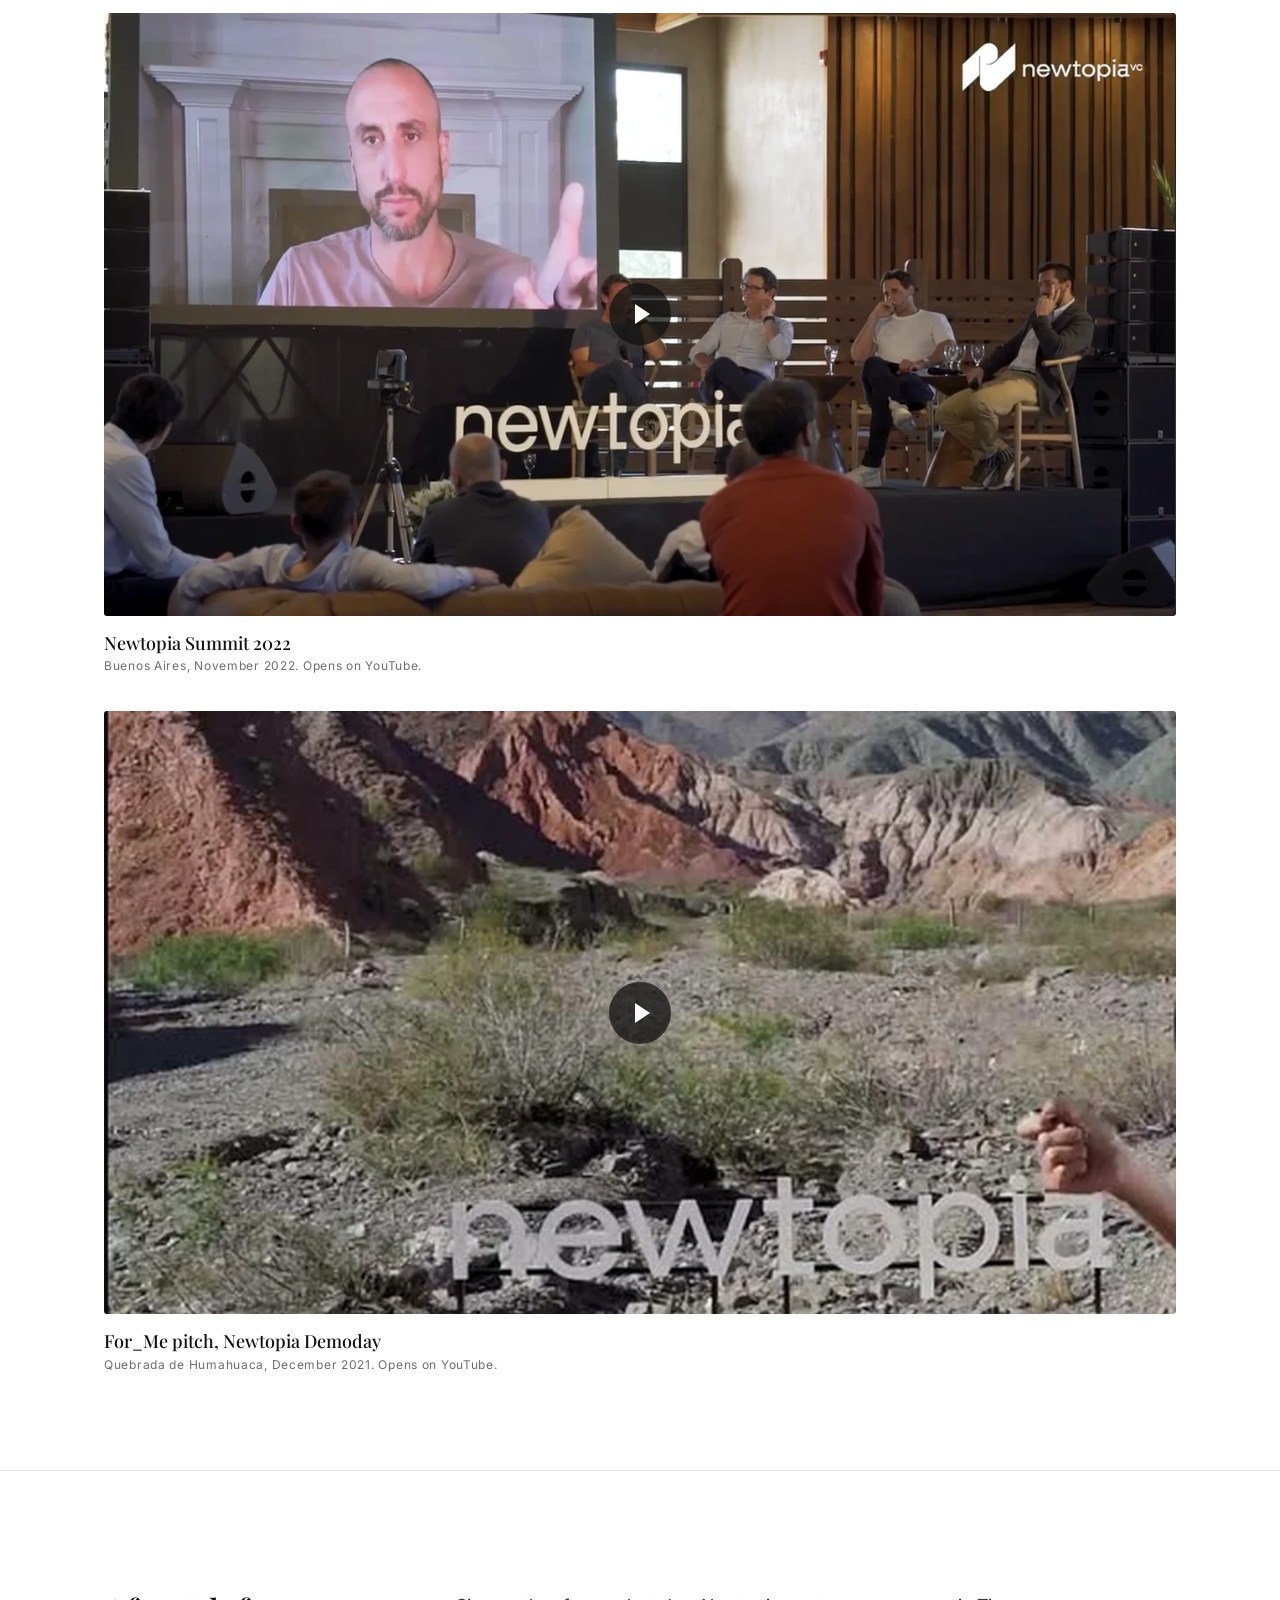
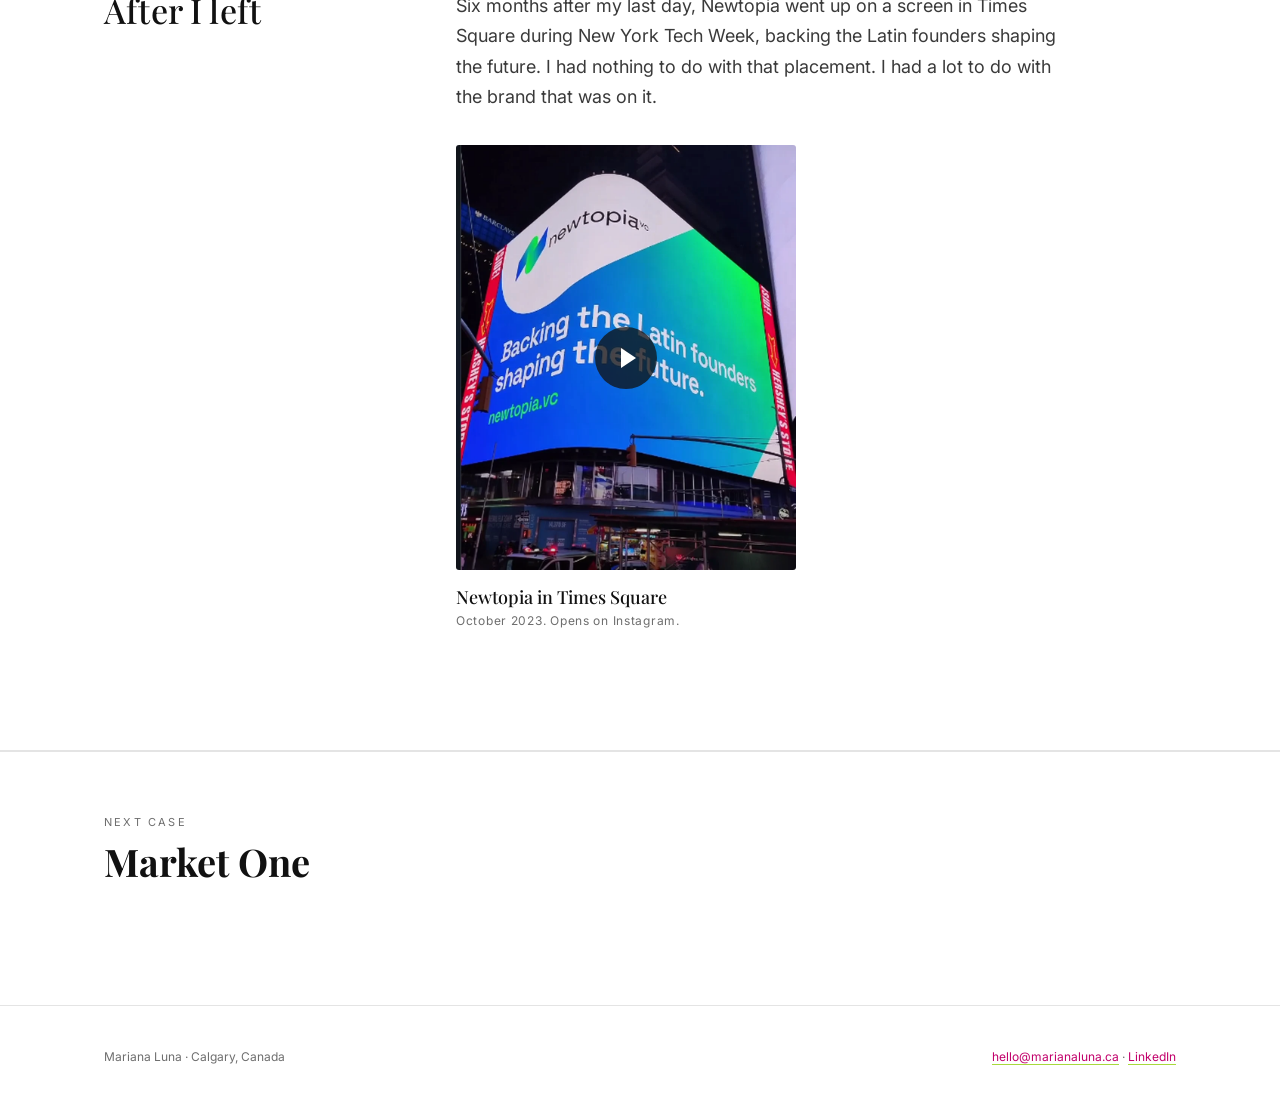
<file: case-newtopia.html>
<!doctype html>
<html lang="en">
<head>
<meta charset="utf-8">
<meta name="viewport" content="width=device-width,initial-scale=1">
<title>Newtopia VC | Case Study by Mariana Luna</title>
<meta name="description" content="Brand narrative, PR and event communications for a $50M venture fund backing early stage Latin American startups.">
<link rel="canonical" href="https://marianaluna.ca/case-newtopia">
<meta property="og:type" content="website">
<meta property="og:title" content="Newtopia VC | Case Study by Mariana Luna">
<meta property="og:description" content="Brand narrative, PR and event communications for a $50M venture fund backing early stage Latin American startups.">
<meta property="og:url" content="https://marianaluna.ca/case-newtopia">
<meta property="og:image" content="https://marianaluna.ca/img/og-cover.png">
<meta name="twitter:card" content="summary_large_image">
<link rel="icon" href="/img/favicon.png" sizes="32x32">
<link rel="apple-touch-icon" href="/img/apple-touch-icon.png">
<link rel="preconnect" href="https://fonts.googleapis.com">
<link rel="preconnect" href="https://fonts.gstatic.com" crossorigin>
<link href="https://fonts.googleapis.com/css2?family=Playfair+Display:ital,wght@0,400;0,500;0,700;1,400&family=Italianno&family=Inter:wght@400;500;600&display=swap" rel="stylesheet">
<link rel="stylesheet" href="/styles.css">
</head>
<body>
<a class="skip" href="#main">Skip to content</a>
<header class="masthead">
  <div class="wrap">
    <a class="wordmark" href="/"><span class="wordmark-name">Mariana Luna</span><span class="wordmark-desc">Brand &amp; Communications</span></a>
    <nav aria-label="Main">
      <ul class="nav">
        <li><a href="/about">About me</a></li>
        <li><a href="/work" aria-current="page">My work</a></li>
        <li><a href="/contact">Let's talk</a></li>
      </ul>
    </nav>
  </div>
</header>
<main id="main">

  <!-- HERO -->
  <section class="hero">
    <div class="wrap hero-grid">
      <div class="cover">
        <img src="/img/newtopia-cover.webp" alt="The Newtopia VC logotype in white over the brand's gradient">
        <div class="badge">2021&ndash;23</div>
      </div>
      <div>
        <p class="eyebrow">Case study 05</p>
        <h1 class="case-title">Newtopia VC</h1>
        <p class="meta">
          2021 to 2023 &middot; Venture capital &middot; Latin America, remote<br>
          Communications &amp; PR Manager, in-house
        </p>
        <ul class="services">
          <li>Brand narrative and storytelling</li>
          <li>Integrated communications</li>
          <li>Public relations and media</li>
          <li>Event and community communications</li>
        </ul>
        <p class="lede measure">Every fund says it backs founders. The job was to make founders believe it before a single dollar changed hands.</p>
        <a class="btn" href="https://newtopia.vc/" target="_blank" rel="noopener">Visit the site</a>
      </div>
    </div>
  </section>

  <!-- CONTEXT -->
  <section class="band">
    <div class="wrap two-col">
      <h2 class="section-title">Context</h2>
      <div class="body-copy measure">
        <p>A $50M fund for very early stage Latin American tech startups, launching into one of the foggiest moments the region had seen between founders and venture capital. Money was not scarce. Clarity was.</p>
        <p>What Newtopia had was rarer than capital. Six partners who were entrepreneurs first and investors second, people who had built and sold companies before they ever wrote a cheque. Credibility was never the variable.</p>
        <p>So the question was not who to convince. It was who to talk to. Of every audience a fund could court, the one that decided everything was the founder, and what a founder needed to hear was that Newtopia brought network and hands on support, not just a wire transfer. That story had to be told in a voice more rebellious than the category allows itself. The brand wanted to stand out, which meant it had to sound like nobody else.</p>
      </div>
    </div>
  </section>

  <hr class="divider">

  <!-- WHAT I DID -->
  <section class="band">
    <div class="wrap two-col">
      <h2 class="section-title">What I did</h2>
      <div class="body-copy measure">
        <p>I came in through Funka Brands as a copywriter in October 2021 and joined the team in house a few months later, staying until April 2023. My remit was the brand positioning strategy for the region: defining the voice, the storytelling and the narrative that would make Newtopia legible to founders across nine countries.</p>
        <p>That narrative became pieces. The one pager, investor reports, pitch decks, newsletters, social media, institutional messaging and the pitches that went out to press. I ran media relations with international agencies, and I coached the founders of 51 portfolio startups on their own narratives through group workshops and one to one sessions.</p>
        <p>But the real vehicle was not a document. It was a chain of events, and the word that held all of it together was community. Academy Weeks, Demo Days, LP Days, workshops and Summits, online and in person, in Purmamarca, Punta del Este, Miami and Buenos Aires. I led communications across all of them: storytelling, audiovisual production, speaker support, content, amplification and partner relationships. What came out the other side was a community with its own identity and its own pride, and belonging to it became a reason to choose Newtopia over any other fund.</p>
      </div>
    </div>
  </section>

  <!-- RESULTS -->
  <section class="band band--ink">
    <div class="wrap">
      <h2 class="section-title">Results</h2>
      <div class="results">
        <div>
          <p class="result-label">In press</p>
          <p class="figure">150+</p>
          <p class="result-text">Tier 1 placements for brand, events and portfolio startups. CNN, TechCrunch and Bloomberg, plus national Tier 1 media in Mexico, Colombia, Peru and Argentina.</p>
        </div>
        <div>
          <p class="result-label">In experience</p>
          <p class="figure">85</p>
          <p class="result-text">Average NPS across every event format: Academy Weeks, Demo Days, workshops and Summits.</p>
        </div>
        <div>
          <p class="result-label">In audience</p>
          <p class="figure">15x</p>
          <p class="result-text">LinkedIn following in twelve months, from 430 to 6,462.</p>
        </div>
      </div>
    </div>
  </section>

  <hr class="divider">

  <!-- TESTIMONIAL -->
  <section class="band">
    <div class="wrap">
      <blockquote class="quote">
        <p>I remember when Mariana left Newtopia, and it was a bittersweet moment. Her impact on the team and the company's culture was undeniable. Her contribution was vital to the success of the projects we collaborated on. You will always be part of what you helped build. The Newtopia VC team is very grateful.</p>
        <footer><cite>Diego Noriega</cite>, Managing Partner at Newtopia VC</footer>
      </blockquote>
    </div>
  </section>

  <hr class="divider">

  <!-- DELIVERED -->
  <section class="band band--tight">
    <div class="wrap two-col">
      <h2 class="section-title">Delivered</h2>
      <ul class="chips">
        <li>Brand positioning strategy</li>
        <li>Tone of voice</li>
        <li>Storytelling guidelines</li>
        <li>One pager</li>
        <li>Investor reports</li>
        <li>Pitch decks</li>
        <li>Newsletters</li>
        <li>Social media</li>
        <li>Media relations</li>
        <li>Event communications</li>
        <li>Founder workshops</li>
        <li>Vendor management</li>
      </ul>
    </div>
  </section>

  <!-- SCRIPT MOMENT -->
  <section class="script-band script-band--magenta">
    <div class="wrap">
      <p class="script-lead">Newtopia proclaimed a community it was able to build.</p>
      <p class="script">And delivered.</p>
      <p class="script-note">My own read on what the work amounted to</p>
    </div>
  </section>

  <!-- GALLERY -->
  <section class="band">
    <div class="wrap gallery">
      <figure class="full">
        <img src="/img/newtopia-03-onepager.webp" alt="The full Newtopia VC one pager, showing positioning, investment stages, portfolio companies and partners">
        <figcaption>The one pager, February 2022. I wrote the text; the design followed the brand system.</figcaption>
      </figure>
      <figure class="r1610">
        <img src="/img/newtopia-01-salinas.webp" alt="The Newtopia community jumping on the salt flats of Salinas Grandes">
        <figcaption>Community Week, Salinas Grandes, Jujuy. December 2021. I'm in this one.</figcaption>
      </figure>
      <figure class="r1610">
        <img src="/img/newtopia-02-summit.webp" alt="Founders and partners gathered at the Newtopia Summit in Buenos Aires">
        <figcaption>Newtopia Summit, Buenos Aires. November 2022.</figcaption>
      </figure>
    </div>
  </section>

  <!-- VIDEOS -->
  <section class="band band--tight">
    <div class="wrap">
      <h2 class="section-title">On camera</h2>
      <div class="videos">
        <a class="vlink" href="https://www.youtube.com/watch?v=c9ZmTJDouMs" target="_blank" rel="noopener">
          <div class="vthumb">
            <img src="/img/newtopia-04-summit-still.webp" alt="A panel on stage at the Newtopia Summit, with a speaker joining on the screen behind" loading="lazy">
            <span class="vplay" aria-hidden="true"></span>
          </div>
          <p class="vmeta">Newtopia Summit 2022</p>
          <p class="vsub">Buenos Aires, November 2022. Opens on YouTube.</p>
        </a>
        <a class="vlink" href="https://youtu.be/kwPni4sWlIw" target="_blank" rel="noopener">
          <div class="vthumb">
            <img src="/img/newtopia-05-forme-still.webp" alt="The Newtopia letters standing in the Quebrada de Humahuaca during the For_Me pitch" loading="lazy">
            <span class="vplay" aria-hidden="true"></span>
          </div>
          <p class="vmeta">For_Me pitch, Newtopia Demoday</p>
          <p class="vsub">Quebrada de Humahuaca, December 2021. Opens on YouTube.</p>
        </a>
      </div>
    </div>
  </section>

  <hr class="divider">

  <!-- AFTER I LEFT -->
  <section class="band">
    <div class="wrap two-col">
      <h2 class="section-title">After I left</h2>
      <div class="after">
        <div class="body-copy">
          <p>Six months after my last day, Newtopia went up on a screen in Times Square during New York Tech Week, backing the Latin founders shaping the future. I had nothing to do with that placement. I had a lot to do with the brand that was on it.</p>
        </div>
        <a class="vlink vlink--tall" href="https://www.instagram.com/reel/CyjQPfCp5Zy/" target="_blank" rel="noopener">
          <div class="vthumb vthumb--tall">
            <img src="/img/newtopia-06-timessquare.webp" alt="The Newtopia VC brand lit up on a billboard in Times Square at night" loading="lazy">
            <span class="vplay" aria-hidden="true"></span>
          </div>
          <p class="vmeta">Newtopia in Times Square</p>
          <p class="vsub">October 2023. Opens on Instagram.</p>
        </a>
      </div>
    </div>
  </section>

  <hr class="divider">

  <!-- NEXT -->
  <nav class="next" aria-label="Next">
    <div class="wrap">
      <a href="/case-market-one">
        <span class="eyebrow">Next case</span>
        <span class="next-title">Market One</span>
      </a>
    </div>
  </nav>

</main>
<footer class="site-foot">
  <div class="wrap">
    <p>Mariana Luna &middot; Calgary, Canada</p>
    <p><a href="mailto:hello@marianaluna.ca">hello@marianaluna.ca</a> &middot; <a href="https://www.linkedin.com/in/lunamariana/" target="_blank" rel="noopener">LinkedIn</a></p>
  </div>
</footer>
</body>
</html>
</file>
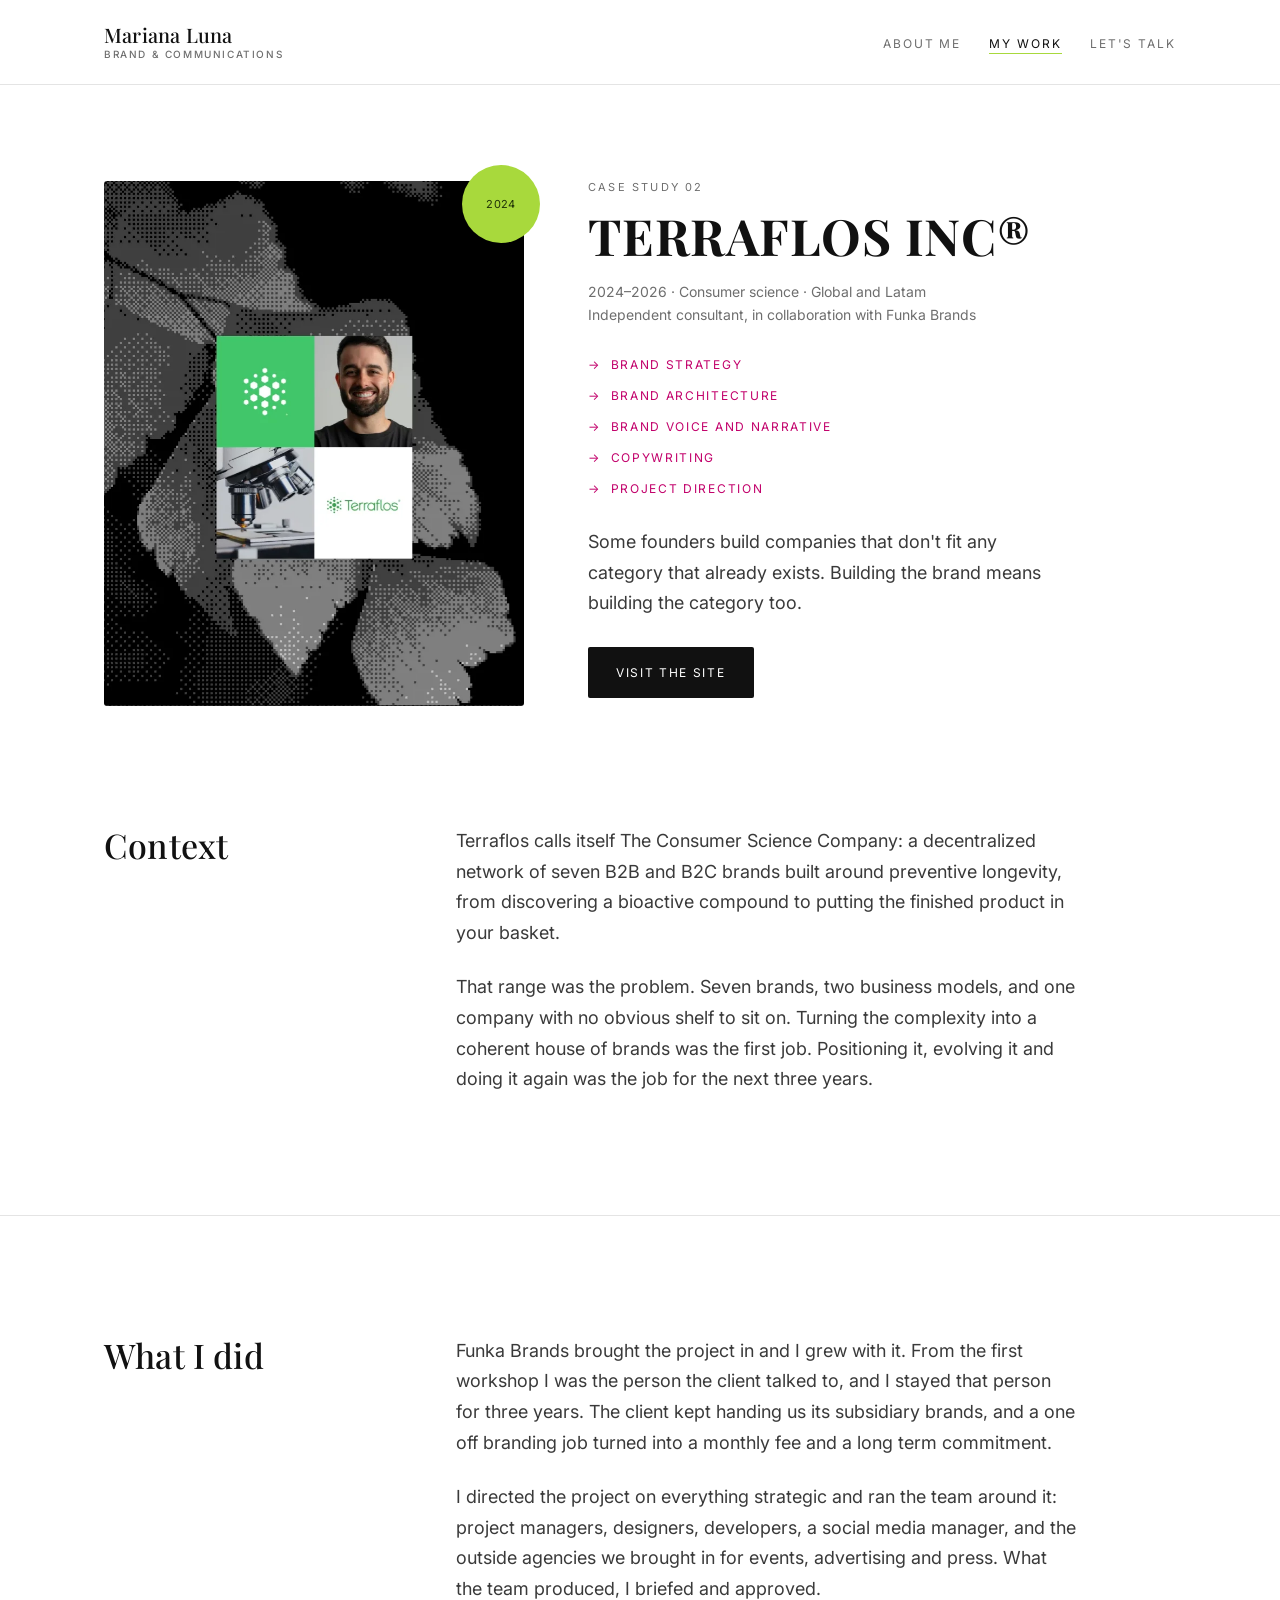
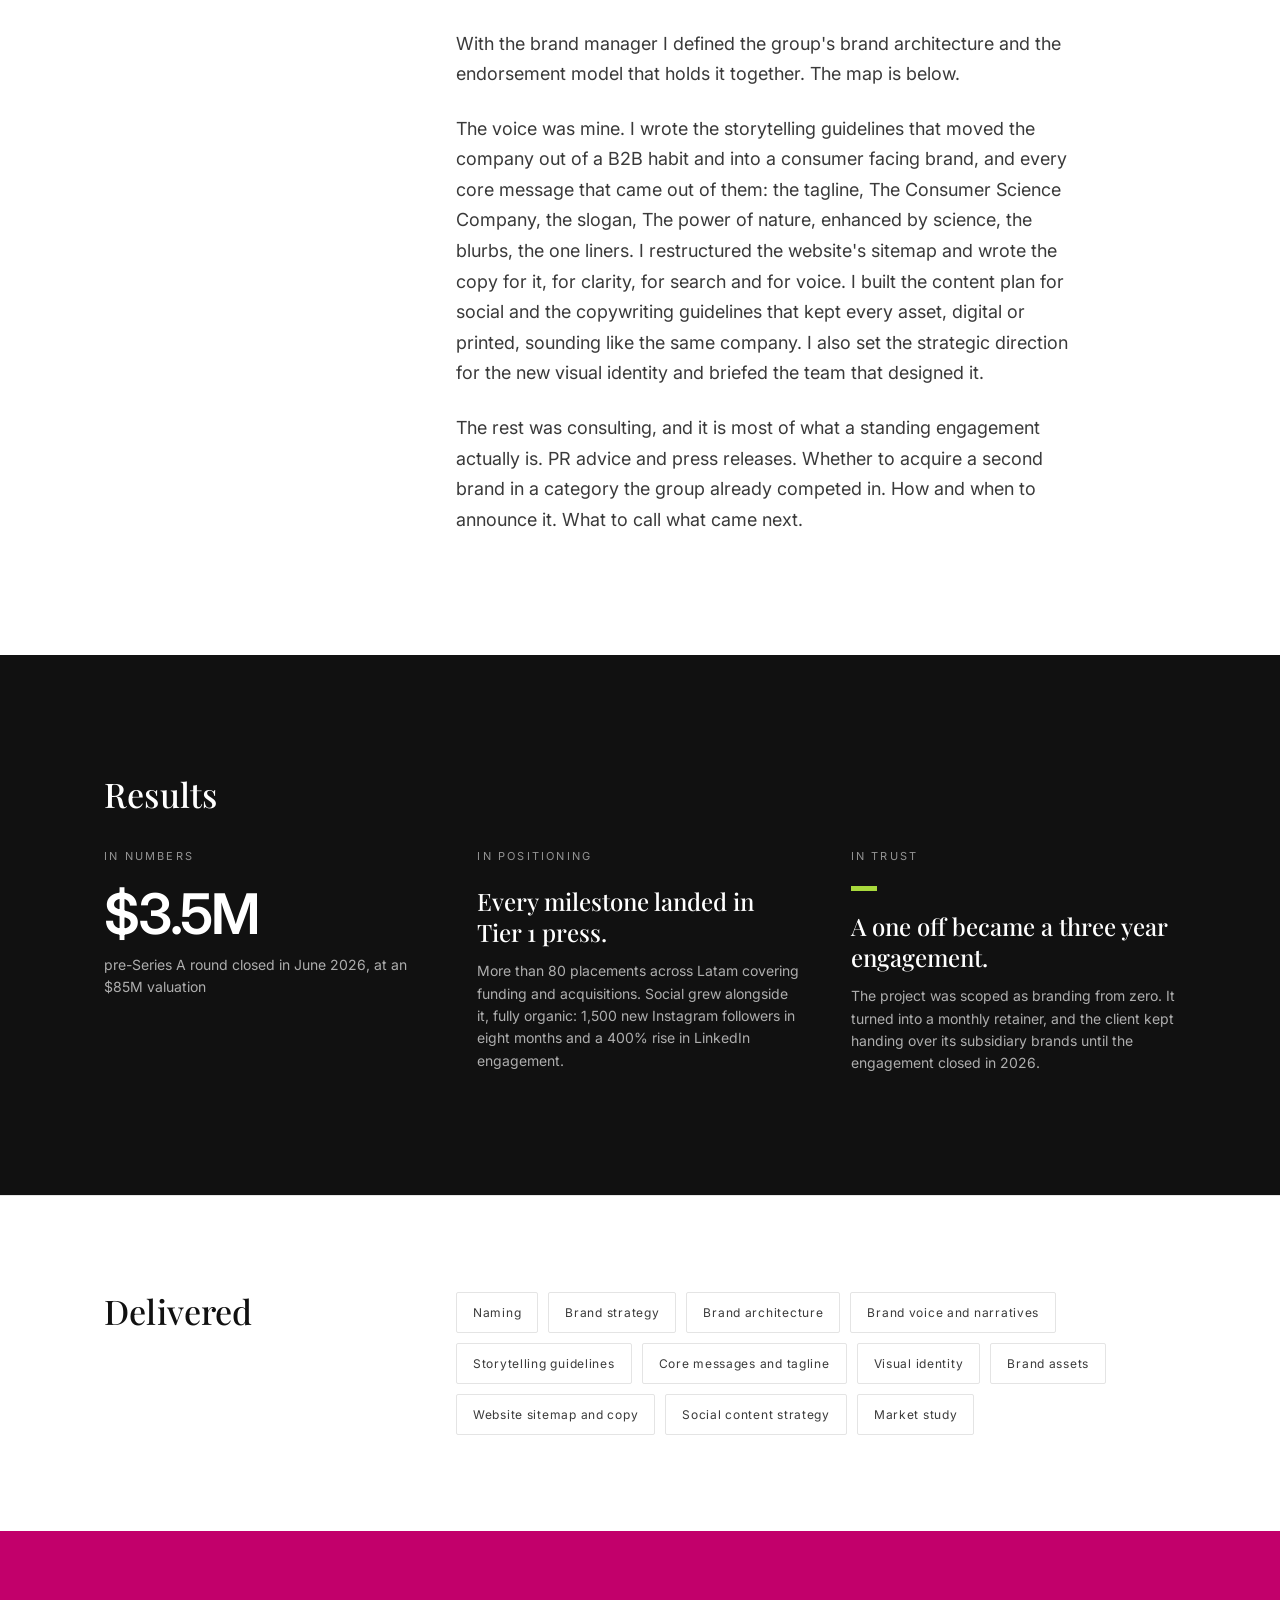
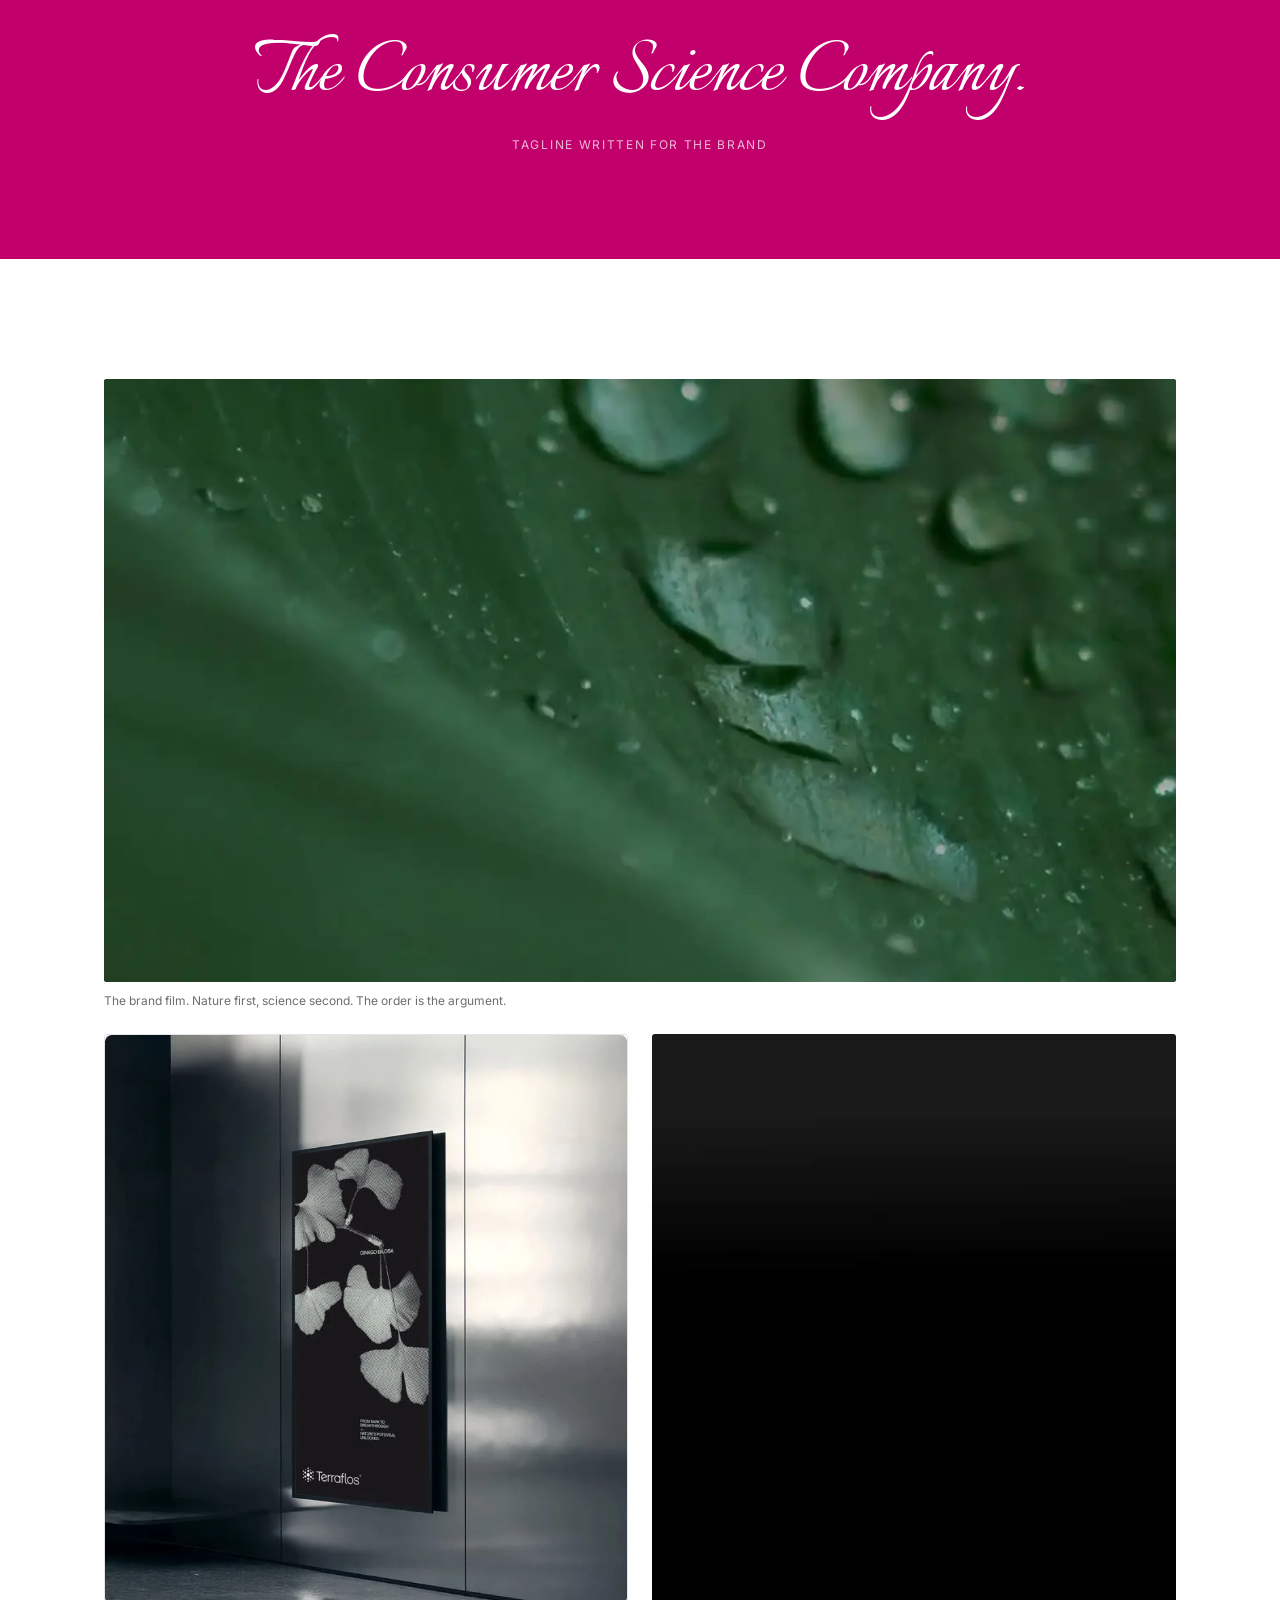
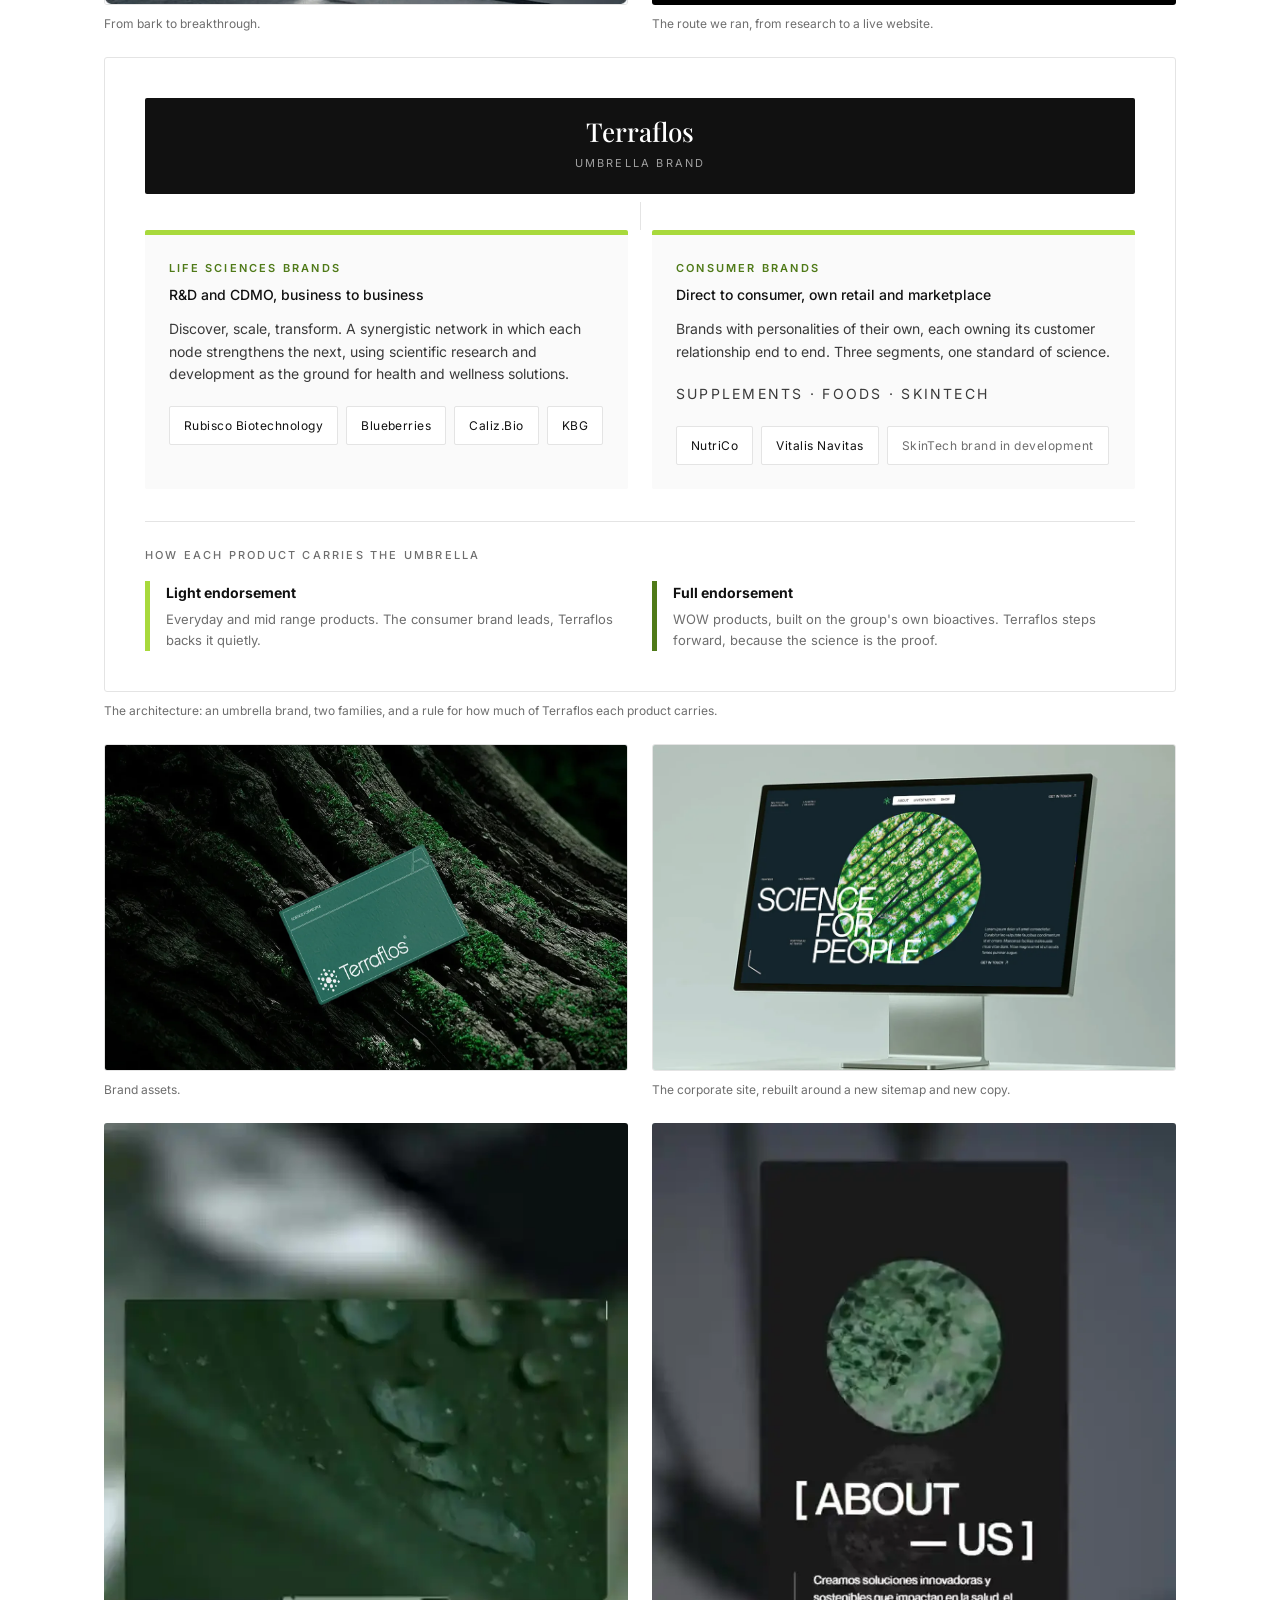
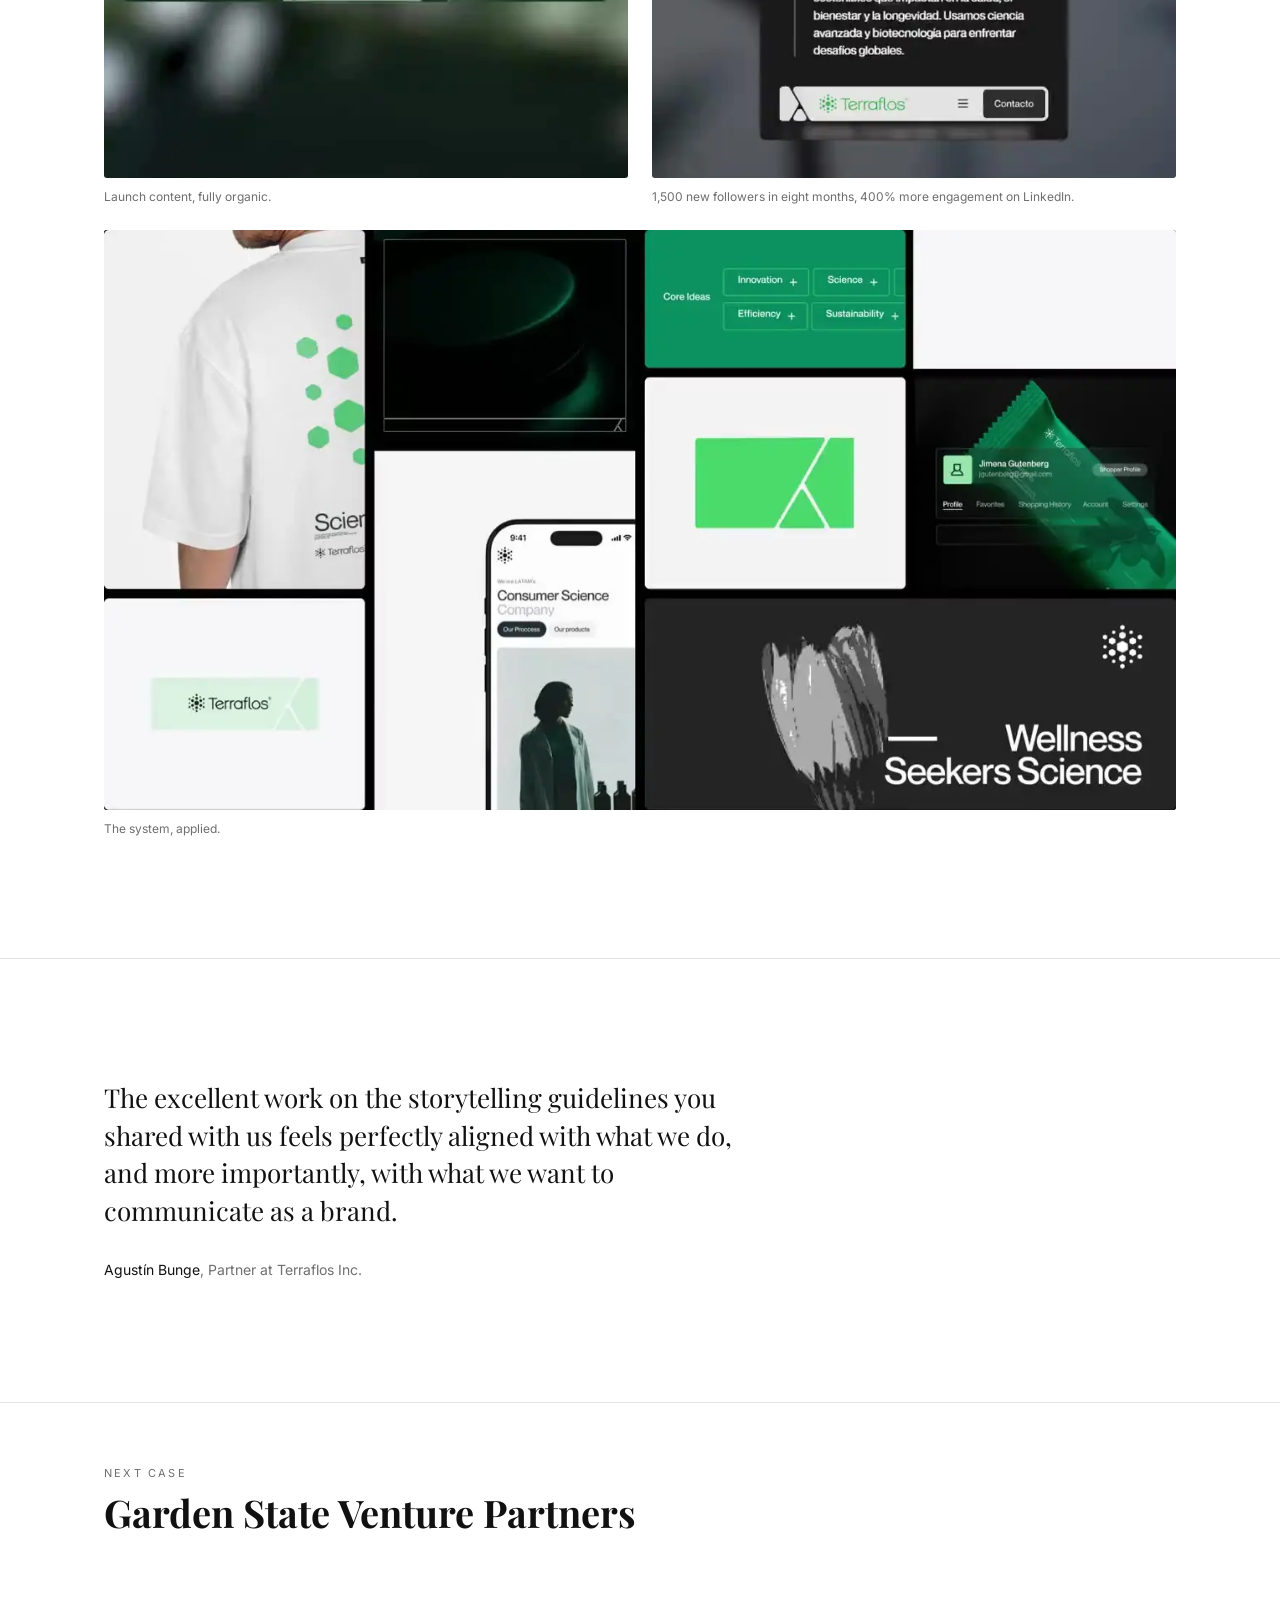
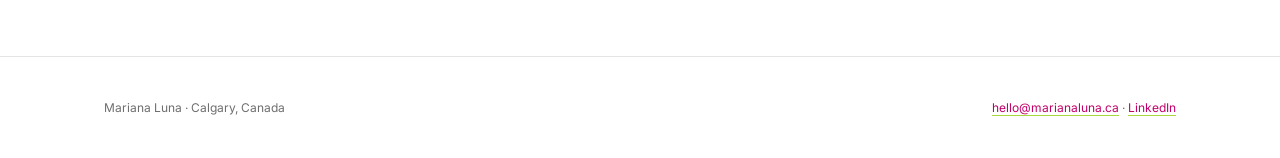
<file: case-terraflos.html>
<!doctype html>
<html lang="en">
<head>
<meta charset="utf-8">
<meta name="viewport" content="width=device-width,initial-scale=1">
<title>Terraflos Inc® | Case Study by Mariana Luna</title>
<meta name="description" content="Brand strategy and verbal identity for a consumer science company inventing its own category, across global and Latin American markets.">
<link rel="canonical" href="https://marianaluna.ca/case-terraflos">
<meta property="og:type" content="website">
<meta property="og:title" content="Terraflos Inc® | Case Study by Mariana Luna">
<meta property="og:description" content="Brand strategy and verbal identity for a consumer science company inventing its own category, across global and Latin American markets.">
<meta property="og:url" content="https://marianaluna.ca/case-terraflos">
<meta property="og:image" content="https://marianaluna.ca/img/og-cover.png">
<meta name="twitter:card" content="summary_large_image">
<link rel="icon" href="/img/favicon.png" sizes="32x32">
<link rel="apple-touch-icon" href="/img/apple-touch-icon.png">
<link rel="preconnect" href="https://fonts.googleapis.com">
<link rel="preconnect" href="https://fonts.gstatic.com" crossorigin>
<link href="https://fonts.googleapis.com/css2?family=Playfair+Display:ital,wght@0,400;0,500;0,700;1,400&family=Italianno&family=Inter:wght@400;500;600&display=swap" rel="stylesheet">
<link rel="stylesheet" href="/styles.css">
</head>
<body>
<a class="skip" href="#main">Skip to content</a>
<header class="masthead">
  <div class="wrap">
    <a class="wordmark" href="/"><span class="wordmark-name">Mariana Luna</span><span class="wordmark-desc">Brand &amp; Communications</span></a>
    <nav aria-label="Main">
      <ul class="nav">
        <li><a href="/about">About me</a></li>
        <li><a href="/work" aria-current="page">My work</a></li>
        <li><a href="/contact">Let's talk</a></li>
      </ul>
    </nav>
  </div>
</header>
<main id="main">

  <!-- HERO -->
  <section class="hero">
    <div class="wrap hero-grid">
      <div class="cover">
        <img src="/img/terraflos-cover.webp" alt="Terraflos brand key visual: logo, laboratory and botanical imagery over a halftone leaf pattern">
        <div class="badge">2024</div>
      </div>
      <div>
        <p class="eyebrow">Case study 02</p>
        <h1 class="case-title">Terraflos Inc®</h1>
        <p class="meta">
          2024–2026 · Consumer science · Global and Latam<br>
          Independent consultant, in collaboration with Funka Brands
        </p>
        <ul class="services">
          <li>Brand strategy</li>
          <li>Brand architecture</li>
          <li>Brand voice and narrative</li>
          <li>Copywriting</li>
          <li>Project direction</li>
        </ul>
        <p class="lede measure">Some founders build companies that don't fit any category that already exists. Building the brand means building the category too.</p>
        <a class="btn" href="https://terraflos.com/" target="_blank" rel="noopener">Visit the site</a>
      </div>
    </div>
  </section>

  <!-- CONTEXT -->
  <section class="band">
    <div class="wrap two-col">
      <h2 class="section-title">Context</h2>
      <div class="body-copy measure">
        <p>Terraflos calls itself The Consumer Science Company: a decentralized network of seven B2B and B2C brands built around preventive longevity, from discovering a bioactive compound to putting the finished product in your basket.</p>
        <p>That range was the problem. Seven brands, two business models, and one company with no obvious shelf to sit on. Turning the complexity into a coherent house of brands was the first job. Positioning it, evolving it and doing it again was the job for the next three years.</p>
      </div>
    </div>
  </section>

  <hr class="divider">

  <!-- WHAT I DID -->
  <section class="band">
    <div class="wrap two-col">
      <h2 class="section-title">What I did</h2>
      <div class="body-copy measure">
        <p>Funka Brands brought the project in and I grew with it. From the first workshop I was the person the client talked to, and I stayed that person for three years. The client kept handing us its subsidiary brands, and a one off branding job turned into a monthly fee and a long term commitment.</p>
        <p>I directed the project on everything strategic and ran the team around it: project managers, designers, developers, a social media manager, and the outside agencies we brought in for events, advertising and press. What the team produced, I briefed and approved.</p>
        <p>With the brand manager I defined the group's brand architecture and the endorsement model that holds it together. The map is below.</p>
        <p>The voice was mine. I wrote the storytelling guidelines that moved the company out of a B2B habit and into a consumer facing brand, and every core message that came out of them: the tagline, The Consumer Science Company, the slogan, The power of nature, enhanced by science, the blurbs, the one liners. I restructured the website's sitemap and wrote the copy for it, for clarity, for search and for voice. I built the content plan for social and the copywriting guidelines that kept every asset, digital or printed, sounding like the same company. I also set the strategic direction for the new visual identity and briefed the team that designed it.</p>
        <p>The rest was consulting, and it is most of what a standing engagement actually is. PR advice and press releases. Whether to acquire a second brand in a category the group already competed in. How and when to announce it. What to call what came next.</p>
      </div></div>
  </section>

  <!-- RESULTS -->
  <section class="band band--ink">
    <div class="wrap">
      <h2 class="section-title">Results</h2>
      <div class="results">
        <div>
          <p class="result-label">In numbers</p>
          <p class="figure">$3.5M</p>
          <p class="result-text">pre-Series A round closed in June 2026, at an $85M valuation</p>
        </div>
        <div>
          <p class="result-label">In positioning</p>
          <p class="result-statement">Every milestone landed in Tier 1 press.</p>
          <p class="result-text">More than 80 placements across Latam covering funding and acquisitions. Social grew alongside it, fully organic: 1,500 new Instagram followers in eight months and a 400% rise in LinkedIn engagement.</p>
        </div>
        <div>
          <p class="result-label">In trust</p>
          <hr class="tick">
          <p class="result-statement">A one off became a three year engagement.</p>
          <p class="result-text">The project was scoped as branding from zero. It turned into a monthly retainer, and the client kept handing over its subsidiary brands until the engagement closed in 2026.</p>
        </div>
      </div>
    </div>
  </section>

  <hr class="divider">

  <!-- DELIVERED -->
  <section class="band band--tight">
    <div class="wrap two-col">
      <h2 class="section-title">Delivered</h2>
      <ul class="chips">
        <li>Naming</li>
        <li>Brand strategy</li>
        <li>Brand architecture</li>
        <li>Brand voice and narratives</li>
        <li>Storytelling guidelines</li>
        <li>Core messages and tagline</li>
        <li>Visual identity</li>
        <li>Brand assets</li>
        <li>Website sitemap and copy</li>
        <li>Social content strategy</li>
        <li>Market study</li>
      </ul>
    </div>
  </section>

  <!-- SCRIPT MOMENT -->
  <section class="script-band script-band--magenta">
    <div class="wrap">
      <p class="script">The Consumer Science Company.</p>
      <p class="script-note">Tagline written for the brand</p>
    </div>
  </section>

  <!-- GALLERY -->
  <section class="band">
    <div class="wrap gallery">

      <div class="full">
        <video autoplay muted loop playsinline preload="metadata" poster="/img/p-film.webp"><source src="/vid/terraflos-film.mp4" type="video/mp4"></video>
        <p class="caption">The brand film. Nature first, science second. The order is the argument.</p>
      </div>

      <div class="rproc">
        <img src="/img/terraflos-poster.webp" loading="lazy" alt="Terraflos digital poster showing a halftone ginkgo biloba leaf">
        <p class="caption">From bark to breakthrough.</p>
      </div>
      <div class="rproc">
        <video autoplay muted loop playsinline preload="metadata" poster="/img/p-process.webp"><source src="/vid/terraflos-process.mp4" type="video/mp4"></video>
        <p class="caption">The route we ran, from research to a live website.</p>
      </div>

      <div class="full">
        <div class="arch">
          <div class="arch-umbrella">
            <strong>Terraflos</strong>
            <span>Umbrella brand</span>
          </div>
          <div class="arch-stem"></div>
          <div class="arch-cols">
            <div class="arch-col">
              <h3>Life sciences brands</h3>
              <p class="arch-role">R&amp;D and CDMO, business to business</p>
              <p>Discover, scale, transform. A synergistic network in which each node strengthens the next, using scientific research and development as the ground for health and wellness solutions.</p>
              <ul class="arch-brands">
                <li>Rubisco Biotechnology</li>
                <li>Blueberries</li>
                <li>Caliz.Bio</li>
                <li>KBG</li>
              </ul>
            </div>
            <div class="arch-col">
              <h3>Consumer brands</h3>
              <p class="arch-role">Direct to consumer, own retail and marketplace</p>
              <p>Brands with personalities of their own, each owning its customer relationship end to end. Three segments, one standard of science.</p>
              <p class="arch-seg">Supplements &middot; Foods &middot; SkinTech</p>
              <ul class="arch-brands">
                <li>NutriCo</li>
                <li>Vitalis Navitas</li>
                <li><em>SkinTech brand in development</em></li>
              </ul>
            </div>
          </div>
          <div class="arch-endorse">
            <h3>How each product carries the umbrella</h3>
            <div class="arch-tiers">
              <div class="arch-tier arch-tier--light">
                <strong>Light endorsement</strong>
                <span>Everyday and mid range products. The consumer brand leads, Terraflos backs it quietly.</span>
              </div>
              <div class="arch-tier arch-tier--full">
                <strong>Full endorsement</strong>
                <span>WOW products, built on the group's own bioactives. Terraflos steps forward, because the science is the proof.</span>
              </div>
            </div>
          </div>
        </div>
        <p class="caption">The architecture: an umbrella brand, two families, and a rule for how much of Terraflos each product carries.</p>
      </div>

      <div class="r1610">
        <img src="/img/terraflos-card.webp" loading="lazy" alt="Terraflos business card resting on mossy bark">
        <p class="caption">Brand assets.</p>
      </div>
      <div class="r1610">
        <img src="/img/terraflos-website.webp" loading="lazy" alt="Terraflos corporate website home page on a desktop monitor">
        <p class="caption">The corporate site, rebuilt around a new sitemap and new copy.</p>
      </div>

      <div class="r45">
        <video autoplay muted loop playsinline preload="metadata" poster="/img/p-social-1.webp"><source src="/vid/terraflos-social-1.mp4" type="video/mp4"></video>
        <p class="caption">Launch content, fully organic.</p>
      </div>
      <div class="r45">
        <video autoplay muted loop playsinline preload="metadata" poster="/img/p-social-2.webp"><source src="/vid/terraflos-social-2.mp4" type="video/mp4"></video>
        <p class="caption">1,500 new followers in eight months, 400% more engagement on LinkedIn.</p>
      </div>

      <div class="full">
        <video autoplay muted loop playsinline preload="metadata" poster="/img/p-bento.webp"><source src="/vid/terraflos-bento.mp4" type="video/mp4"></video>
        <p class="caption">The system, applied.</p>
      </div>
    </div>
  </section>

  <hr class="divider">

  <!-- TESTIMONIAL -->
  <section class="band">
    <div class="wrap">
      <blockquote class="quote">
        <p>The excellent work on the storytelling guidelines you shared with us feels perfectly aligned with what we do, and more importantly, with what we want to communicate as a brand.</p>
        <footer><cite>Agustín Bunge</cite>, Partner at Terraflos Inc.</footer>
      </blockquote>
    </div>
  </section>

  <!-- NEXT -->
  <nav class="next" aria-label="Next">
    <div class="wrap">
      <a href="/case-gsvp">
        <span class="eyebrow">Next case</span>
        <span class="next-title">Garden State Venture Partners</span>
      </a>
    </div>
  </nav>

</main>
<footer class="site-foot">
  <div class="wrap">
    <p>Mariana Luna &middot; Calgary, Canada</p>
    <p><a href="mailto:hello@marianaluna.ca">hello@marianaluna.ca</a> &middot; <a href="https://www.linkedin.com/in/lunamariana/" target="_blank" rel="noopener">LinkedIn</a></p>
  </div>
</footer>
</body>
</html>
</file>
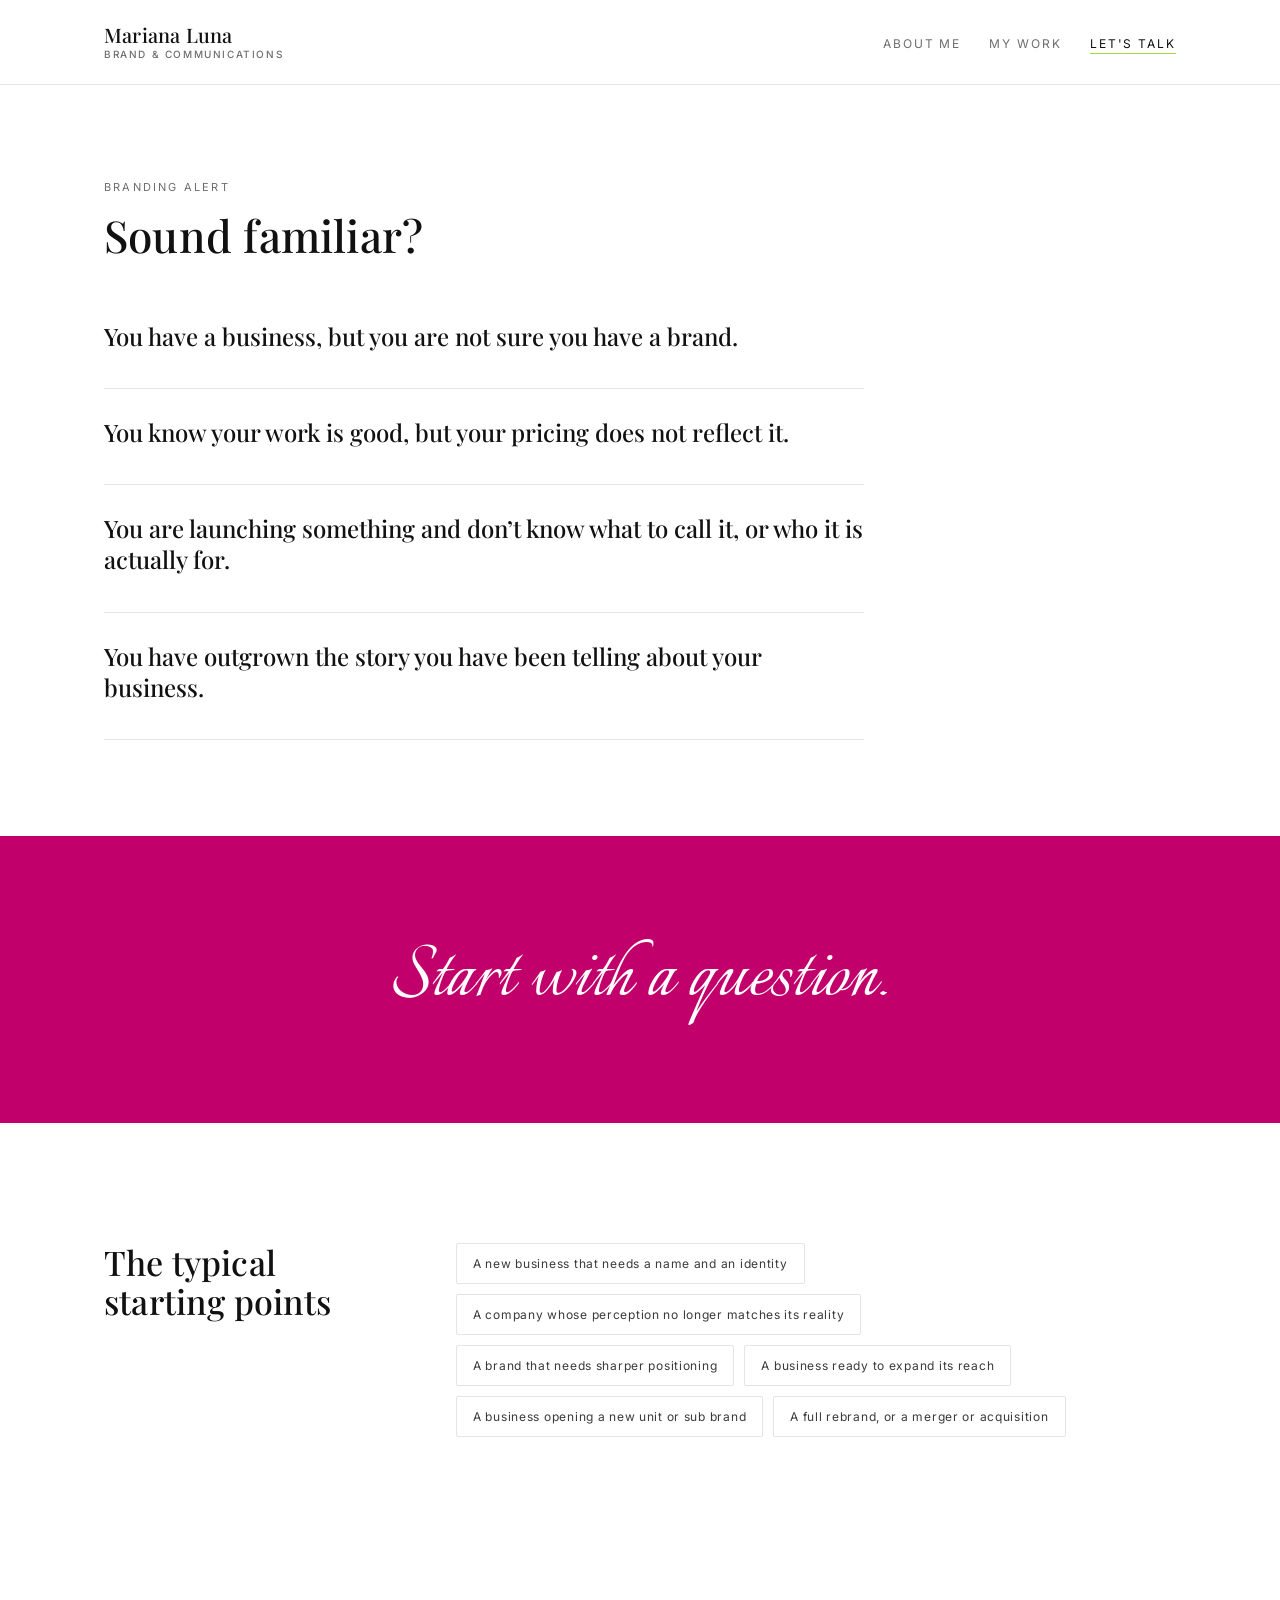
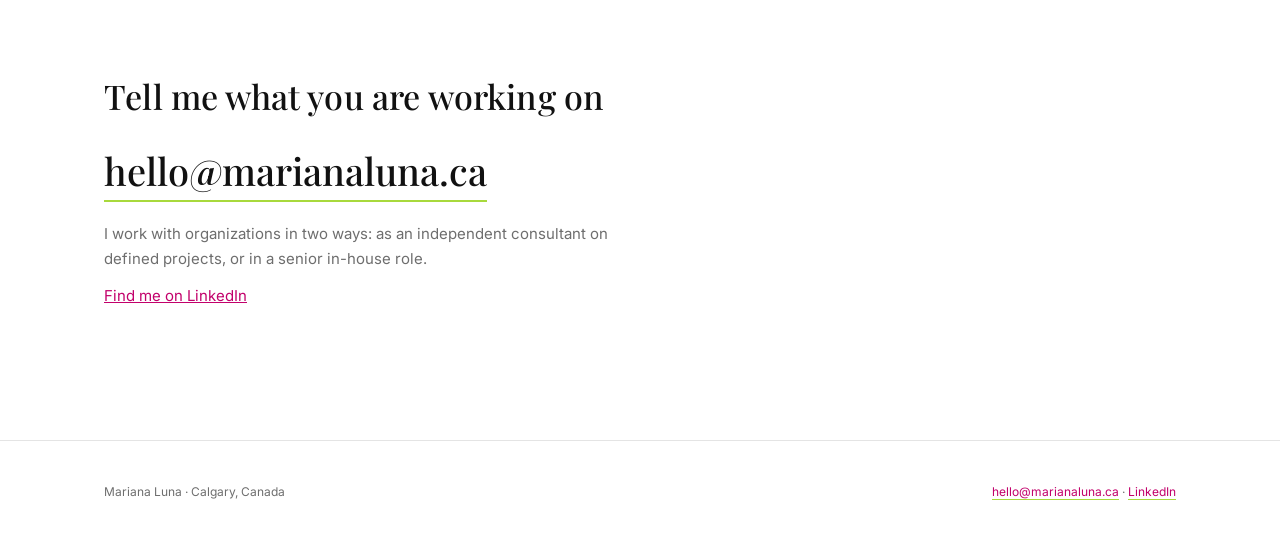
<file: contact.html>
<!doctype html>
<html lang="en">
<head>
<meta charset="utf-8">
<meta name="viewport" content="width=device-width,initial-scale=1">
<title>Let's Talk | Work With Mariana Luna</title>
<meta name="description" content="Not sure you have a brand? Pricing that does not match your work? Launching something you cannot name yet? Start the conversation.">
<link rel="canonical" href="https://marianaluna.ca/contact">
<meta property="og:type" content="website">
<meta property="og:title" content="Let's Talk | Work With Mariana Luna">
<meta property="og:description" content="Not sure you have a brand? Pricing that does not match your work? Launching something you cannot name yet? Start the conversation.">
<meta property="og:url" content="https://marianaluna.ca/contact">
<meta property="og:image" content="https://marianaluna.ca/img/og-cover.png">
<meta name="twitter:card" content="summary_large_image">
<link rel="icon" href="/img/favicon.png" sizes="32x32">
<link rel="apple-touch-icon" href="/img/apple-touch-icon.png">
<link rel="preconnect" href="https://fonts.googleapis.com">
<link rel="preconnect" href="https://fonts.gstatic.com" crossorigin>
<link href="https://fonts.googleapis.com/css2?family=Playfair+Display:ital,wght@0,400;0,500;0,700;1,400&family=Italianno&family=Inter:wght@400;500;600&display=swap" rel="stylesheet">
<link rel="stylesheet" href="/styles.css">
</head>
<body>
<a class="skip" href="#main">Skip to content</a>
<header class="masthead">
  <div class="wrap">
    <a class="wordmark" href="/"><span class="wordmark-name">Mariana Luna</span><span class="wordmark-desc">Brand &amp; Communications</span></a>
    <nav aria-label="Main">
      <ul class="nav">
        <li><a href="/about">About me</a></li>
        <li><a href="/work">My work</a></li>
        <li><a href="/contact" aria-current="page">Let's talk</a></li>
      </ul>
    </nav>
  </div>
</header>
<main id="main">
  <section class="band band--tight">
    <div class="wrap">
      <p class="eyebrow">Branding alert</p>
      <h1 class="section-title" style="font-size:44px;margin-top:16px">Sound familiar?</h1>
      <ul class="questions">
        <li><b>You have a business, but you are not sure you have a brand.</b></li>
        <li><b>You know your work is good, but your pricing does not reflect it.</b></li>
        <li><b>You are launching something and don&rsquo;t know what to call it, or who it is actually for.</b></li>
        <li><b>You have outgrown the story you have been telling about your business.</b></li>
      </ul>
    </div>
  </section>

  <section class="script-band script-band--magenta">
    <div class="wrap">
      <p class="script">Start with a question.</p>
    </div>
  </section>

  <section class="band">
    <div class="wrap two-col">
      <h2 class="section-title">The typical starting points</h2>
      <ul class="chips" style="max-width:640px">
        <li>A new business that needs a name and an identity</li>
        <li>A company whose perception no longer matches its reality</li>
        <li>A brand that needs sharper positioning</li>
        <li>A business ready to expand its reach</li>
        <li>A business opening a new unit or sub brand</li>
        <li>A full rebrand, or a merger or acquisition</li>
      </ul>
    </div>
  </section>

  <section class="band contact-close">
    <div class="wrap">
      <h2 class="section-title">Tell me what you are working on</h2>
      <p class="contact-mail"><a href="mailto:hello@marianaluna.ca">hello@marianaluna.ca</a></p>
      <p class="contact-note">I work with organizations in two ways: as an independent consultant on defined projects, or in a senior in-house role.</p>
      <p class="contact-note"><a href="https://www.linkedin.com/in/lunamariana/" target="_blank" rel="noopener">Find me on LinkedIn</a></p>
    </div>
  </section>
</main>

<footer class="site-foot">
  <div class="wrap">
    <p>Mariana Luna &middot; Calgary, Canada</p>
    <p><a href="mailto:hello@marianaluna.ca">hello@marianaluna.ca</a> &middot; <a href="https://www.linkedin.com/in/lunamariana/" target="_blank" rel="noopener">LinkedIn</a></p>
  </div>
</footer>
</body>
</html>
</file>
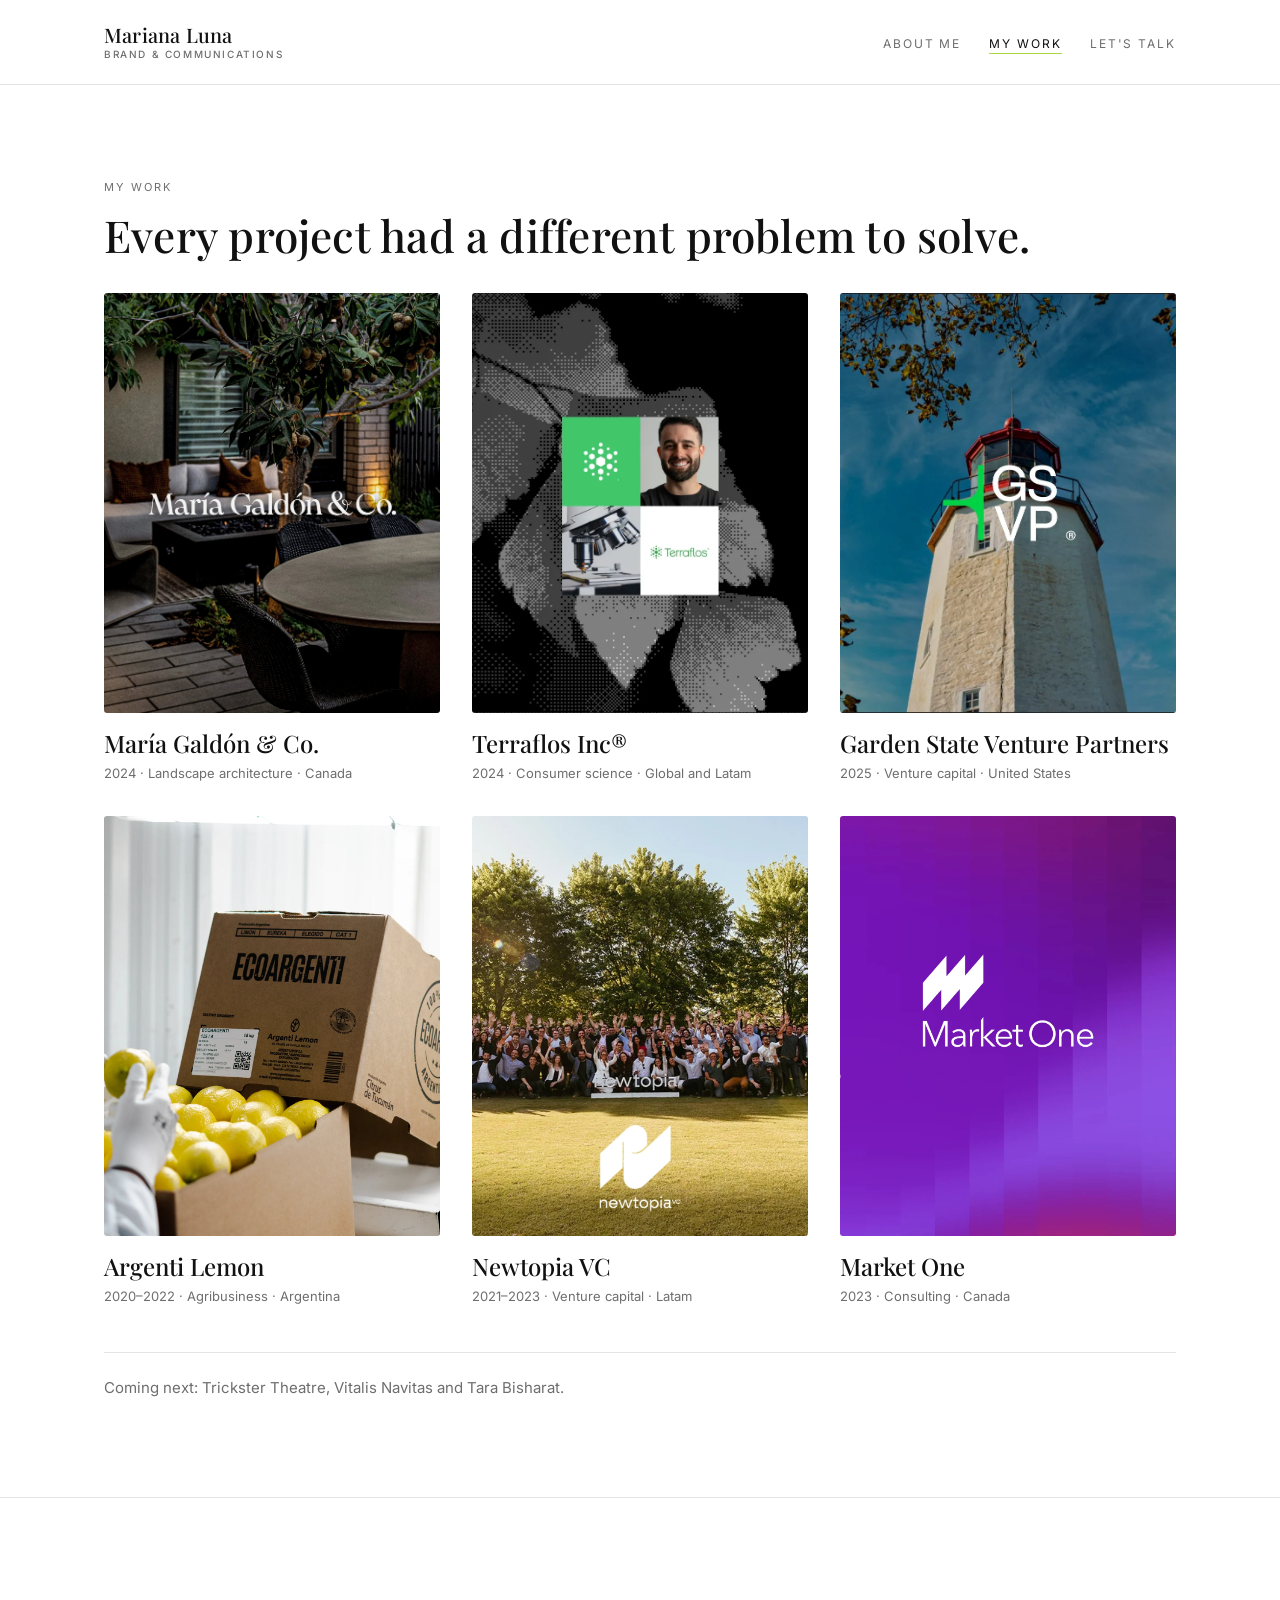
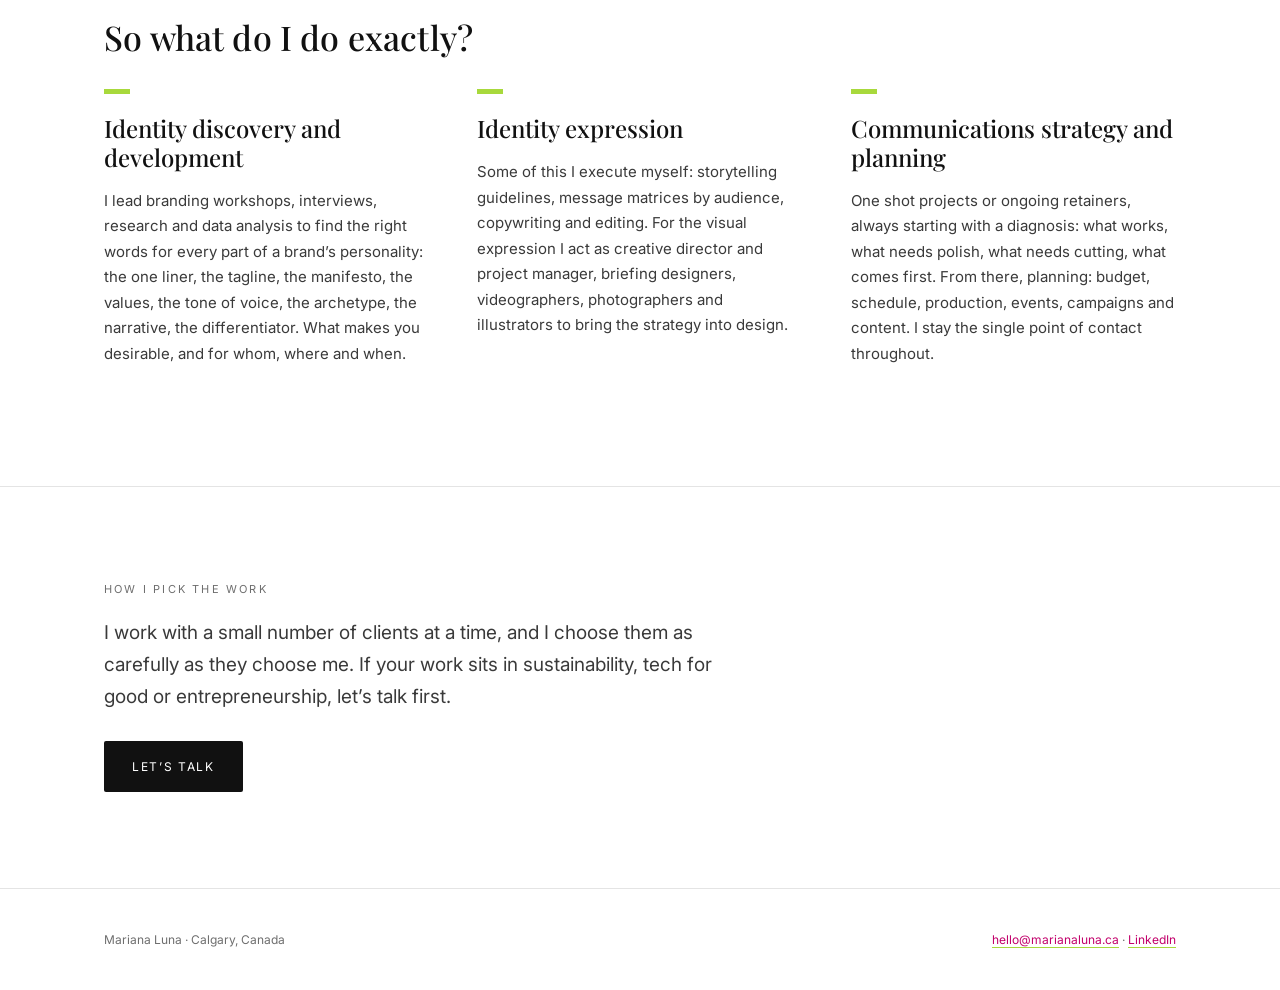
<file: work.html>
<!doctype html>
<html lang="en">
<head>
<meta charset="utf-8">
<meta name="viewport" content="width=device-width,initial-scale=1">
<title>My Work | Brand and Communications Case Studies</title>
<meta name="description" content="Case studies in venture capital, consumer science and landscape architecture. Each one with the problem it had to solve, and what changed.">
<link rel="canonical" href="https://marianaluna.ca/work">
<meta property="og:type" content="website">
<meta property="og:title" content="My Work | Brand and Communications Case Studies">
<meta property="og:description" content="Case studies in venture capital, consumer science and landscape architecture. Each one with the problem it had to solve, and what changed.">
<meta property="og:url" content="https://marianaluna.ca/work">
<meta property="og:image" content="https://marianaluna.ca/img/og-cover.png">
<meta name="twitter:card" content="summary_large_image">
<link rel="icon" href="/img/favicon.png" sizes="32x32">
<link rel="apple-touch-icon" href="/img/apple-touch-icon.png">
<link rel="preconnect" href="https://fonts.googleapis.com">
<link rel="preconnect" href="https://fonts.gstatic.com" crossorigin>
<link href="https://fonts.googleapis.com/css2?family=Playfair+Display:ital,wght@0,400;0,500;0,700;1,400&family=Italianno&family=Inter:wght@400;500;600&display=swap" rel="stylesheet">
<link rel="stylesheet" href="/styles.css">
</head>
<body>
<a class="skip" href="#main">Skip to content</a>
<header class="masthead">
  <div class="wrap">
    <a class="wordmark" href="/"><span class="wordmark-name">Mariana Luna</span><span class="wordmark-desc">Brand &amp; Communications</span></a>
    <nav aria-label="Main">
      <ul class="nav">
        <li><a href="/about">About me</a></li>
        <li><a href="/work" aria-current="page">My work</a></li>
        <li><a href="/contact">Let's talk</a></li>
      </ul>
    </nav>
  </div>
</header>
<main id="main">
  <section class="band band--tight">
    <div class="wrap">
      <p class="eyebrow">My work</p>
      <h1 class="section-title" style="font-size:44px;margin-top:16px">Every project had a different problem to solve.</h1>
      <div class="directory">
        <a class="dir-item" href="/case-maria-galdon"><img src="/img/maria-cover.webp" alt="Mar&iacute;a Gald&oacute;n &amp; Co." loading="lazy" width="1400" height="1750"><h3>Mar&iacute;a Gald&oacute;n &amp; Co.</h3><p>2024 &middot; Landscape architecture &middot; Canada</p></a>
        <a class="dir-item" href="/case-terraflos"><img src="/img/terraflos-cover.webp" alt="Terraflos Inc&reg;" loading="lazy" width="777" height="972"><h3>Terraflos Inc&reg;</h3><p>2024 &middot; Consumer science &middot; Global and Latam</p></a>
        <a class="dir-item" href="/case-gsvp"><img src="/img/gsvp-cover.webp" alt="Garden State Venture Partners" loading="lazy" width="771" height="964"><h3>Garden State Venture Partners</h3><p>2025 &middot; Venture capital &middot; United States</p></a>
        <a class="dir-item" href="/case-argenti-lemon"><img src="/img/argenti-lemon-cover.webp" alt="Argenti Lemon" loading="lazy" width="1167" height="1459"><h3>Argenti Lemon</h3><p>2020&ndash;2022 &middot; Agribusiness &middot; Argentina</p></a>
        <a class="dir-item" href="/case-newtopia"><img src="/img/newtopia-cover.webp" alt="Newtopia VC" loading="lazy" width="1200" height="1500"><h3>Newtopia VC</h3><p>2021&ndash;2023 &middot; Venture capital &middot; Latam</p></a>
        <a class="dir-item" href="/case-market-one"><img src="/img/marketone-cover.webp" alt="Market One" loading="lazy" width="1200" height="1500"><h3>Market One</h3><p>2023 &middot; Consulting &middot; Canada</p></a>
      </div>
      <p class="soon-list">Coming next: Trickster Theatre, Vitalis Navitas and Tara Bisharat.</p>
    </div>
  </section>

  <hr class="divider">

  <section class="band">
    <div class="wrap">
      <h2 class="section-title">So what do I do exactly?</h2>
      <div class="pillars">
        <div class="pillar">
          <hr class="tick">
          <h3>Identity discovery and development</h3>
          <p>I lead branding workshops, interviews, research and data analysis to find the right words for every part of a brand&rsquo;s personality: the one liner, the tagline, the manifesto, the values, the tone of voice, the archetype, the narrative, the differentiator. What makes you desirable, and for whom, where and when.</p>
        </div>
        <div class="pillar">
          <hr class="tick">
          <h3>Identity expression</h3>
          <p>Some of this I execute myself: storytelling guidelines, message matrices by audience, copywriting and editing. For the visual expression I act as creative director and project manager, briefing designers, videographers, photographers and illustrators to bring the strategy into design.</p>
        </div>
        <div class="pillar">
          <hr class="tick">
          <h3>Communications strategy and planning</h3>
          <p>One shot projects or ongoing retainers, always starting with a diagnosis: what works, what needs polish, what needs cutting, what comes first. From there, planning: budget, schedule, production, events, campaigns and content. I stay the single point of contact throughout.</p>
        </div>
      </div>
    </div>
  </section>

  <hr class="divider">

  <section class="band band--tight">
    <div class="wrap">
      <p class="eyebrow" style="margin-bottom:20px">How I pick the work</p>
      <p class="lede measure" style="font-size:19px">I work with a small number of clients at a time, and I choose them as carefully as they choose me. If your work sits in sustainability, tech for good or entrepreneurship, let&rsquo;s talk first.</p>
      <a class="btn" href="/contact">Let&rsquo;s talk</a>
    </div>
  </section>
</main>

<footer class="site-foot">
  <div class="wrap">
    <p>Mariana Luna &middot; Calgary, Canada</p>
    <p><a href="mailto:hello@marianaluna.ca">hello@marianaluna.ca</a> &middot; <a href="https://www.linkedin.com/in/lunamariana/" target="_blank" rel="noopener">LinkedIn</a></p>
  </div>
</footer>
</body>
</html>
</file>
<file: styles.css>
:root{
  --ink:#111111;
  --green:#A8D93C;
  --green-deep:#4F7A18;
  --magenta:#E0007A;
  --magenta-deep:#C2006B;
  --grey:#6E6E6E;
  --line:#E4E4E4;
  --paper:#FFFFFF;
  --serif:'Playfair Display',Georgia,serif;
  --script:'Italianno',cursive;
  --sans:'Inter',system-ui,sans-serif;
  --gutter:24px;
  --measure:620px;
}

*{box-sizing:border-box}
html{-webkit-text-size-adjust:100%}
body{
  margin:0;
  background:var(--paper);
  color:var(--ink);
  font-family:var(--sans);
  font-size:16px;
  line-height:1.75;
  -webkit-font-smoothing:antialiased;
}
img{max-width:100%;display:block}
a{color:inherit}

:focus-visible{outline:2px solid var(--magenta-deep);outline-offset:3px}

.wrap{max-width:1120px;margin:0 auto;padding:0 var(--gutter)}
.measure{max-width:var(--measure)}

/* ---------- shared type ---------- */
.eyebrow{
  font-size:11px;letter-spacing:.2em;text-transform:uppercase;
  color:var(--grey);line-height:1.2;margin:0;
}
.rule{width:44px;height:6px;background:var(--green);border:0;margin:0}
.hero .measure{max-width:460px}
.lede{font-size:18px;line-height:1.7;color:#3A3A3A;margin:0}
.body-copy p{font-size:18px;line-height:1.7;color:#3A3A3A;margin:0 0 24px}
.body-copy p:last-child{margin-bottom:0}
.section-title{
  font-family:var(--serif);font-size:34px;line-height:1.15;
  font-weight:500;margin:0 0 32px;letter-spacing:.005em;
}

/* ---------- nav ---------- */
.masthead{border-bottom:.5px solid var(--line)}
.masthead .wrap{display:flex;align-items:center;justify-content:space-between;gap:24px;padding-top:24px;padding-bottom:24px}
.wordmark{font-family:var(--serif);font-size:20px;font-weight:500;letter-spacing:.01em;text-decoration:none}
.nav{display:flex;gap:28px;list-style:none;margin:0;padding:0}
.nav a{
  font-size:12px;letter-spacing:.16em;text-transform:uppercase;
  text-decoration:none;color:var(--grey);padding-bottom:2px;
}
.nav a:hover{color:var(--ink)}
.nav a[aria-current="page"]{color:var(--ink);border-bottom:1px solid var(--green)}

/* ---------- hero de caso ---------- */
.hero{padding:96px 0 0}
.hero-grid{display:grid;grid-template-columns:minmax(0,420px) minmax(0,1fr);gap:64px;align-items:start}
.cover{position:relative}
.cover img{width:100%;aspect-ratio:4/5;object-fit:cover;border-radius:3px}
.ph{
  background:#E9E9E9;border-radius:3px;display:flex;
  align-items:center;justify-content:center;text-align:center;padding:16px;
}
.ph span{font-size:11px;letter-spacing:.16em;text-transform:uppercase;color:#A5A5A5;line-height:1.6}
.cover .ph{aspect-ratio:4/5}
.badge{
  position:absolute;top:-16px;right:-16px;width:78px;height:78px;border-radius:50%;
  background:var(--green);display:flex;align-items:center;justify-content:center;
  text-align:center;font-size:11px;line-height:1.3;color:#1F3307;letter-spacing:.04em;
}
.case-title{
  font-family:var(--serif);font-size:50px;line-height:1.02;letter-spacing:.015em;
  text-transform:uppercase;font-weight:700;margin:16px 0 20px;
}
.meta{font-size:14px;line-height:1.6;color:var(--grey);margin:0 0 28px}
.services{list-style:none;margin:0 0 28px;padding:0}
.services li{
  font-size:12px;letter-spacing:.14em;text-transform:uppercase;
  color:var(--magenta-deep);margin-bottom:10px;
}
.services li::before{content:"\2192";margin-right:10px}
.btn{
  display:inline-block;font-size:12px;letter-spacing:.14em;text-transform:uppercase;
  background:var(--ink);color:#fff;text-decoration:none;padding:15px 28px;
  border-radius:2px;margin-top:28px;transition:opacity .2s ease;border:0;cursor:pointer;
  font-family:var(--sans);
}
.btn:hover{opacity:.82}

/* ---------- secciones ---------- */
.band{padding:120px 0}
.band--tight{padding:96px 0}
.divider{border:0;border-top:.5px solid var(--line);margin:0}
.two-col{display:grid;grid-template-columns:minmax(0,280px) minmax(0,1fr);gap:72px;align-items:start}

/* ---------- resultados ---------- */
.results{display:grid;grid-template-columns:repeat(3,minmax(0,1fr));gap:48px}
.result-label{
  font-size:11px;letter-spacing:.2em;text-transform:uppercase;
  color:var(--grey);margin:0 0 20px;
}
.figure{
  font-family:var(--sans);font-size:56px;font-weight:600;letter-spacing:-.03em;
  line-height:1;margin:0 0 12px;
}
.result-text{font-size:14px;line-height:1.6;color:var(--grey);margin:0}
.result-statement{
  font-family:var(--serif);font-size:24px;line-height:1.3;margin:0 0 12px;font-weight:500;
}
.tick{width:26px;height:5px;background:var(--green);border:0;margin:0 0 20px}

/* ---------- chips ---------- */
.chips{display:flex;flex-wrap:wrap;gap:10px;list-style:none;margin:0;padding:0}
.chips li{
  font-size:12px;letter-spacing:.06em;color:#3A3A3A;
  border:.5px solid var(--line);border-radius:2px;padding:9px 16px;
}

/* ---------- script ---------- */
.script-band{text-align:center;padding:104px 0}
.script{
  font-family:var(--script);font-size:88px;line-height:.9;
  color:var(--magenta-deep);margin:0;
}
.script-note{
  font-size:12px;letter-spacing:.14em;text-transform:uppercase;
  color:var(--grey);margin:20px 0 0;
}

/* ---------- testimonio ---------- */
.quote{margin:0;max-width:640px}
.quote p{
  font-family:var(--serif);font-size:26px;line-height:1.45;margin:0 0 28px;font-weight:400;
}
.quote footer{font-size:14px;color:var(--grey)}
.quote cite{font-style:normal;color:var(--ink)}

/* ---------- galería ---------- */
.gallery{display:grid;grid-template-columns:repeat(2,minmax(0,1fr));gap:24px}
.gallery figure{margin:0}
.gallery img{width:100%;border-radius:3px;border:.5px solid var(--line)}
.gallery figcaption{font-size:12px;letter-spacing:.06em;color:var(--grey);margin-top:10px;line-height:1.5}
.gallery .ph{aspect-ratio:16/10}
.gallery .full{grid-column:1 / -1}
.gallery .stack{display:grid;gap:24px;align-content:start}
.gallery .full .ph{aspect-ratio:16/7}

/* ---------- caso siguiente ---------- */
.next{border-top:.5px solid var(--line);padding:64px 0 120px}
.next a{text-decoration:none;display:inline-block}
.next-title{font-family:var(--serif);font-size:38px;line-height:1.1;margin:12px 0 0;font-weight:700}
.next a:hover .next-title{color:var(--magenta-deep)}

/* ---------- footer ---------- */
.site-foot{border-top:.5px solid var(--line);padding:40px 0}
.site-foot .wrap{display:flex;justify-content:space-between;gap:24px;flex-wrap:wrap}
.site-foot p{font-size:12px;color:var(--grey);margin:0}
.site-foot a{color:var(--magenta-deep);text-decoration:none;border-bottom:1px solid var(--green)}

/* ---------- bandas de color ---------- */
.band--ink{background:var(--ink);color:#fff}
.band--ink .section-title{color:#fff}
.band--ink .result-label{color:rgba(255,255,255,.55)}
.band--ink .figure{color:#fff}
.band--ink .result-statement{color:#fff}
.band--ink .result-text{color:rgba(255,255,255,.66)}
.script-band--magenta{background:var(--magenta-deep)}
.script-band--magenta .script{color:#fff}
.script-band--magenta .script-note{color:rgba(255,255,255,.72)}

/* ================= HOME ================= */
.home-hero{padding:128px 0 104px}
.home-title{
  font-family:var(--serif);font-weight:700;font-size:64px;line-height:1.04;
  letter-spacing:.015em;text-transform:uppercase;margin:0;max-width:14ch;
}
.home-script{
  font-family:var(--script);font-size:96px;line-height:.7;color:var(--magenta-deep);
  display:block;text-transform:none;letter-spacing:0;margin:6px 0 0 40px;
}
.home-support{font-size:20px;font-weight:500;line-height:1.4;color:#3A3A3A;margin:36px 0 0;max-width:44ch}

/* franja de cifras */
.numbers{background:var(--ink);color:#fff;padding:72px 0}
.numbers-grid{display:grid;grid-template-columns:repeat(4,minmax(0,1fr));gap:48px 32px}
.num{margin:0}
.num b{display:block;font-size:44px;font-weight:600;letter-spacing:-.03em;line-height:1;margin-bottom:10px}
.num span{font-size:13px;line-height:1.5;color:rgba(255,255,255,.66)}
.numbers-note{font-size:12px;color:rgba(255,255,255,.5);margin:48px 0 0;max-width:70ch;line-height:1.6}

/* proyectos destacados */
.featured{display:grid;grid-template-columns:repeat(3,minmax(0,1fr));gap:32px}
.featured a{text-decoration:none;display:block}
.featured img{width:100%;aspect-ratio:4/5;object-fit:cover;border-radius:3px}
.featured .ph{aspect-ratio:4/5}
.featured h3{font-family:var(--serif);font-size:26px;font-weight:500;margin:18px 0 4px;line-height:1.15}
.featured p{font-size:13px;color:var(--grey);margin:0}
.featured a:hover h3{color:var(--magenta-deep)}

.split{display:grid;grid-template-columns:minmax(0,320px) minmax(0,1fr);gap:64px;align-items:center}
.split .ph{aspect-ratio:4/5}
.split img{width:100%;aspect-ratio:4/5;object-fit:cover;border-radius:3px}

.cta-band{text-align:center;padding:120px 0}
.cta-title{font-family:var(--serif);font-size:44px;font-weight:500;line-height:1.15;margin:0 0 32px}

/* ================= DIRECTORIO ================= */
.directory{display:grid;grid-template-columns:repeat(3,minmax(0,1fr));gap:32px 32px}
.dir-item{text-decoration:none;display:block}
.dir-item img{width:100%;aspect-ratio:4/5;object-fit:cover;border-radius:3px}
.dir-item .ph{aspect-ratio:4/5}
.dir-item h3{font-family:var(--serif);font-size:24px;font-weight:500;margin:16px 0 4px;line-height:1.2}
.dir-item p{font-size:13px;color:var(--grey);margin:0}
.dir-item:hover h3{color:var(--magenta-deep)}
.dir-item--soon{pointer-events:none;opacity:.45}
.soon-tag{font-size:10px;letter-spacing:.18em;text-transform:uppercase;color:var(--grey)}

.pillars{display:grid;grid-template-columns:repeat(3,minmax(0,1fr));gap:48px}
.pillar h3{font-family:var(--serif);font-size:24px;font-weight:500;line-height:1.2;margin:0 0 16px}
.pillar p{font-size:15px;line-height:1.7;color:#3A3A3A;margin:0}
.pillar .tick{margin-bottom:20px}

/* ================= ABOUT ================= */
.about-hero{padding:112px 0 0}
.about-grid{display:grid;grid-template-columns:minmax(0,360px) minmax(0,1fr);gap:64px;align-items:start}
.one-liner{font-family:var(--serif);font-size:38px;line-height:1.2;font-weight:500;margin:0 0 32px}
.mantras{list-style:none;margin:0;padding:0}
.mantras li{
  font-family:var(--serif);font-size:24px;line-height:1.35;font-weight:400;
  padding:22px 0;border-bottom:.5px solid var(--line);margin:0;
}
.mantras li:first-child{border-top:.5px solid var(--line)}

/* ================= CONTACTO ================= */
.questions{list-style:none;margin:0;padding:0;max-width:760px}
.questions li{
  font-size:19px;line-height:1.6;color:#3A3A3A;
  padding:28px 0;border-bottom:.5px solid var(--line);
}
.questions li b{font-family:var(--serif);font-weight:500;color:var(--ink);display:block;font-size:24px;margin-bottom:8px;line-height:1.3}
.form{max-width:560px}
.field{margin-bottom:24px}
.field label{display:block;font-size:11px;letter-spacing:.18em;text-transform:uppercase;color:var(--grey);margin-bottom:8px}
.field input,.field select,.field textarea{
  width:100%;font-family:var(--sans);font-size:16px;color:var(--ink);
  border:0;border-bottom:1px solid var(--line);padding:10px 0;background:transparent;border-radius:0;
}
.field textarea{min-height:110px;resize:vertical}
.field input:focus,.field select:focus,.field textarea:focus{outline:0;border-bottom-color:var(--magenta-deep)}
.form-note{font-size:12px;color:var(--grey);margin:24px 0 0;line-height:1.6;max-width:60ch}

/* ---------- aviso de prototipo ---------- */

/* ---------- responsive ---------- */
@media (max-width:880px){
  .hero{padding-top:64px}
  .hero-grid{grid-template-columns:1fr;gap:40px}
  .badge{width:64px;height:64px;top:-12px;right:-12px;font-size:10px}
  .case-title{font-size:38px}
  .band{padding:72px 0}
  .band--tight{padding:64px 0}
  .two-col{grid-template-columns:1fr;gap:24px}
  .results{grid-template-columns:1fr;gap:40px}
  .figure{font-size:44px}
  .result-statement{font-size:21px}
  .script{font-size:58px}
  .script-band{padding:72px 0}
  .quote p{font-size:21px}
  .gallery{grid-template-columns:1fr}
  .gallery .stack{gap:24px}
  .next{padding-bottom:72px}
  .next-title{font-size:30px}
  .nav{gap:18px}
  .nav a{font-size:11px;letter-spacing:.12em}

  .home-hero{padding:72px 0 64px}
  .home-title{font-size:38px}
  .home-script{font-size:62px;margin-left:16px}
  .home-support{font-size:17px;margin-top:28px}
  .numbers-grid{grid-template-columns:repeat(2,minmax(0,1fr));gap:36px 24px}
  .num b{font-size:32px}
  .featured{grid-template-columns:1fr;gap:40px}
  .split{grid-template-columns:1fr;gap:32px}
  .cta-band{padding:72px 0}
  .cta-title{font-size:30px}
  .directory{grid-template-columns:repeat(2,minmax(0,1fr));gap:28px 20px}
  .dir-item h3{font-size:19px}
  .pillars{grid-template-columns:1fr;gap:40px}
  .about-hero{padding-top:64px}
  .about-grid{grid-template-columns:1fr;gap:32px}
  .one-liner{font-size:27px}
  .mantras li{font-size:19px;padding:18px 0}
  .questions li{font-size:17px;padding:22px 0}
  .questions li b{font-size:20px}
}

@media (prefers-reduced-motion:reduce){
  *{transition:none!important;animation:none!important}
}

/* ---- casos con video y arquitectura de marca ---- */
.gallery img,.gallery video{width:100%;display:block;border-radius:3px;background:#E9E9E9}
.gallery .full img,.gallery .full video{aspect-ratio:auto}
.gallery .r45 img,.gallery .r45 video{aspect-ratio:4/5;object-fit:cover}
.gallery .r1610 img,.gallery .r1610 video{aspect-ratio:16/10;object-fit:cover}
.gallery .rproc img,.gallery .rproc video{aspect-ratio:892/972;object-fit:cover}
.process{max-width:560px;margin:56px 0 0}
.process video{width:100%;display:block;border-radius:3px;background:#111}
.caption{font-size:12px;line-height:1.5;color:var(--grey);margin:10px 0 0}
.arch{border:.5px solid var(--line);border-radius:3px;padding:40px}
.arch-cols{display:grid;grid-template-columns:repeat(2,minmax(0,1fr));gap:24px}
.arch-col{border-top:5px solid var(--green);background:#FAFAFA;border-radius:2px;padding:24px}
.arch-col h3{
  font-size:11px;letter-spacing:.2em;text-transform:uppercase;
  color:var(--green-deep);margin:0 0 6px;font-weight:600;
}
.arch-col p{font-size:14px;line-height:1.6;color:#3A3A3A;margin:0 0 20px}
.arch-col .arch-role{font-size:14px;color:var(--ink);margin:0 0 12px;font-weight:500}
.arch-umbrella{
  background:var(--ink);color:#fff;border-radius:2px;text-align:center;
  padding:20px 16px;margin:0 0 8px;
}
.arch-umbrella strong{
  font-family:var(--serif);font-weight:500;font-size:26px;line-height:1.1;display:block;
}
.arch-umbrella span{
  font-size:11px;letter-spacing:.2em;text-transform:uppercase;
  color:rgba(255,255,255,.6);display:block;margin-top:8px;
}
.arch-stem{width:1px;height:28px;background:var(--line);margin:0 auto}
.arch-seg{font-size:11px;letter-spacing:.16em;text-transform:uppercase;color:var(--grey);margin:0 0 10px}
.arch-tiers{display:grid;grid-template-columns:repeat(2,minmax(0,1fr));gap:24px}
.arch-tier{padding-left:16px}
.arch-tier strong{display:block;font-size:14px;margin-bottom:4px}
.arch-tier span{display:block;font-size:13px;line-height:1.6;color:var(--grey)}
.arch-tier--full{border-left:5px solid var(--green-deep)}
.arch-tier--light{border-left:5px solid var(--green)}
.arch-endorse{margin-top:32px;border-top:.5px solid var(--line);padding-top:24px}
.arch-endorse h3{
  font-size:11px;letter-spacing:.2em;text-transform:uppercase;
  color:var(--grey);margin:0 0 16px;font-weight:500;
}
.arch-brands{display:flex;flex-wrap:wrap;gap:8px;list-style:none;margin:0;padding:0}
.arch-brands li{
  font-size:12px;letter-spacing:.04em;background:#fff;
  border:.5px solid var(--line);border-radius:2px;padding:8px 14px;
}
.arch-brands li em{font-style:normal;color:var(--grey)}
/* ---- marquee de logos ---- */
.brands{padding:64px 0 72px;border-top:1px solid var(--line);border-bottom:1px solid var(--line)}
.marquee{overflow:hidden;position:relative;
  -webkit-mask-image:linear-gradient(90deg,transparent,#000 8%,#000 92%,transparent);
  mask-image:linear-gradient(90deg,transparent,#000 8%,#000 92%,transparent)}
.marquee-track{display:flex;align-items:center;gap:28px;width:max-content;
  animation:marquee 70s linear infinite}
.marquee:hover .marquee-track{animation-play-state:paused}
.marquee img{height:56px;width:auto;flex:none;opacity:.72;
  transition:opacity .25s ease}
.marquee img:hover{opacity:1}
@keyframes marquee{from{transform:translateX(0)}to{transform:translateX(-50%)}}
@media (prefers-reduced-motion:reduce){
  .marquee-track{animation:none;flex-wrap:wrap;width:auto;justify-content:center;gap:40px 56px}
  .marquee{-webkit-mask-image:none;mask-image:none}
}
.brands-note{margin:40px 0 0;font-size:13px;color:var(--grey);text-align:center}
@media (max-width:880px){
  .marquee img{height:42px}
  .marquee-track{gap:24px}
  .brands{padding:48px 0 52px}
}

/* ---- accesibilidad y ajustes de home ---- */
.skip{position:absolute;left:-9999px;top:0;background:var(--ink);color:#fff;
  padding:12px 18px;z-index:50;font-size:14px}
.skip:focus{left:16px;top:16px}
.home-questions{margin:36px 0 40px;padding:0;list-style:none;max-width:52ch}
.home-questions li{font-size:19px;font-weight:500;line-height:1.5;color:#3A3A3A;margin:0 0 6px}
.home-questions li:last-child{margin-top:18px;color:var(--ink)}
@media (max-width:880px){
  .home-questions li{font-size:16px}
  .home-questions{margin:28px 0 32px}
}

/* ---- linea de credenciales en About ---- */
.credentials{font-size:14px;color:var(--grey);line-height:1.6;
  margin:28px 0 0;max-width:var(--measure)}

/* ---- cierre de Let's talk, sin formulario ---- */
.contact-close{padding-bottom:120px}
.contact-mail{margin:24px 0 28px}
.contact-mail a{font-family:var(--serif);font-size:38px;font-weight:500;
  line-height:1.2;color:var(--ink);text-decoration:none;
  border-bottom:2px solid var(--green);padding-bottom:4px}
.contact-mail a:hover{color:var(--magenta-deep);border-bottom-color:var(--magenta)}
.contact-note{font-size:15px;color:var(--grey);line-height:1.65;
  max-width:56ch;margin:0 0 12px}
.contact-note a{color:var(--magenta-deep)}
@media (max-width:880px){
  .contact-mail a{font-size:25px}
  .contact-close{padding-bottom:72px}
}

/* ---- bajada del logotipo ---- */
.wordmark{display:inline-block;line-height:1.1}
.wordmark-name{display:block}
.wordmark-desc{display:block;font-family:var(--sans);font-size:10px;font-weight:500;
  letter-spacing:.16em;text-transform:uppercase;color:var(--grey);margin-top:3px}
.wordmark:hover .wordmark-desc{color:var(--magenta-deep)}
@media (max-width:880px){.wordmark-desc{font-size:8.5px;letter-spacing:.12em}}

/* ---- retrato ---- */
.portrait{width:100%;aspect-ratio:4/5;object-fit:cover;border-radius:3px;display:block}

/* ---- banda de testimonios ---- */
.tgrid{columns:2;column-gap:56px;margin-top:8px}
.tcard{break-inside:avoid;margin:0 0 44px;padding:0;border:0;
  border-top:2px solid var(--green);padding-top:20px}
.tcard p{font-family:var(--serif);font-size:19px;line-height:1.5;
  font-weight:400;color:var(--ink);margin:0 0 16px}
.tcard footer{font-family:var(--sans);font-size:13px;color:var(--grey);line-height:1.5}
.tcard cite{font-style:normal;font-weight:600;color:var(--ink);display:block}
.tcard cite a{color:inherit;text-decoration:none;border-bottom:1px solid var(--line)}
.tcard cite a:hover{color:var(--magenta-deep);border-bottom-color:var(--magenta)}
.tcard footer span{display:block}
@media (max-width:880px){
  .tgrid{columns:1}
  .tcard{margin-bottom:36px}
  .tcard p{font-size:17px}
}

/* Los atributos width/height del HTML pisan aspect-ratio.
   height:auto devuelve el control al CSS. */
.featured img,.dir-item img,.cover img,.portrait,
.gallery img,.gallery video,.process video{height:auto}

/* el rotulo del bloque siguiente va sobre el titulo, no al lado */
.next .eyebrow{display:block;margin:0 0 10px}
.next-title{display:block}

/* ---- masthead en pantallas chicas: marca arriba, menu abajo ---- */
@media (max-width:880px){
  .masthead .wrap{flex-direction:column;align-items:flex-start;
    gap:14px;padding-top:18px;padding-bottom:16px}
  .masthead nav{width:100%}
  .nav{gap:0;justify-content:space-between;width:100%}
  .nav a{white-space:nowrap;font-size:10.5px;letter-spacing:.1em}
  .wordmark{font-size:18px}
  .wordmark-desc{font-size:9px;letter-spacing:.14em;white-space:nowrap}
}

/* ---- argenti: video y media ---- */
.media{margin:0}
.media img{width:100%;aspect-ratio:16/10;object-fit:cover;border-radius:3px}
.media-cap{
  font-size:13px;line-height:1.55;color:var(--grey);
  margin:12px 0 0;max-width:44ch;
}
.video{position:relative;margin:0}
.video-frame{
  position:relative;width:100%;aspect-ratio:16/9;
  border:0;padding:0;margin:0;cursor:pointer;display:block;
  border-radius:3px;overflow:hidden;background:#000;
}
.video-frame img{width:100%;height:100%;object-fit:cover;display:block}
.video-play{
  position:absolute;top:50%;left:50%;transform:translate(-50%,-50%);
  width:78px;height:78px;border-radius:50%;
  background:var(--magenta-deep);
  display:flex;align-items:center;justify-content:center;
  transition:transform .2s ease;
}
.video-play::after{
  content:"";border-style:solid;border-width:13px 0 13px 21px;
  border-color:transparent transparent transparent #fff;margin-left:5px;
}
.video-frame:hover .video-play{transform:translate(-50%,-50%) scale(1.06)}
.video iframe{width:100%;aspect-ratio:16/9;border:0;border-radius:3px;display:block}
.video-play{width:60px;height:60px}
.video-play::after{border-width:10px 0 10px 16px}

/* ---- newtopia: video y media ---- */
.videos{display:grid;grid-template-columns:repeat(2,minmax(0,1fr));gap:32px}
.vlink{text-decoration:none;display:block}
.vthumb{
  position:relative;border-radius:3px;overflow:hidden;
  background:linear-gradient(135deg,#443DF5 0%,#2EFFB3 100%);
  aspect-ratio:16/9;
}
.vthumb img{width:100%;height:100%;object-fit:cover;display:block}
.vplay{
  position:absolute;left:50%;top:50%;transform:translate(-50%,-50%);
  width:62px;height:62px;border-radius:50%;background:rgba(17,17,17,.74);
  display:flex;align-items:center;justify-content:center;transition:background .2s ease;
}
.vplay::before{
  content:"";border-left:15px solid #fff;
  border-top:10px solid transparent;border-bottom:10px solid transparent;margin-left:4px;
}
.vlink:hover .vplay{background:var(--magenta-deep)}
.vmeta{font-family:var(--serif);font-size:21px;font-weight:500;line-height:1.25;margin:16px 0 3px}
.vlink:hover .vmeta{color:var(--magenta-deep)}
.vsub{font-size:12px;letter-spacing:.06em;color:var(--grey);margin:0;line-height:1.5}
.after{max-width:var(--measure)}
.vlink--tall{max-width:340px;margin-top:32px}
.vthumb--tall{aspect-ratio:4/5}
.script-lead{
  font-family:var(--serif);font-size:30px;line-height:1.25;font-weight:500;
  margin:0 0 4px;color:#fff;
}
.videos{grid-template-columns:1fr;gap:36px}
.vmeta{font-size:18px}
.script-lead{font-size:21px}

/* ---- market-one: video y media ---- */
.gallery video,.gallery .media{width:100%;height:auto;display:block;border-radius:3px;background:#111}

/* los proyectos que faltan van como texto, no como recuadros vacios */
.soon-list{margin:44px 0 0;font-size:15px;color:var(--grey);
  padding-top:22px;border-top:1px solid var(--line)}

  /* Tira de logos: blindaje */
.marquee{overflow:hidden}
.marquee-track{display:flex;flex-wrap:nowrap;width:max-content;align-items:center}
.marquee img{flex:0 0 auto;max-width:none}

@media (prefers-reduced-motion:reduce){
  .marquee{overflow:visible}
  .marquee-track{
    flex-wrap:wrap;
    justify-content:center;
    width:auto;
    max-width:1080px;
    margin:0 auto;
    row-gap:28px;
    animation:none!important;
    transform:none!important;
  }
  .marquee img[aria-hidden="true"]{display:none}
}
</file>
